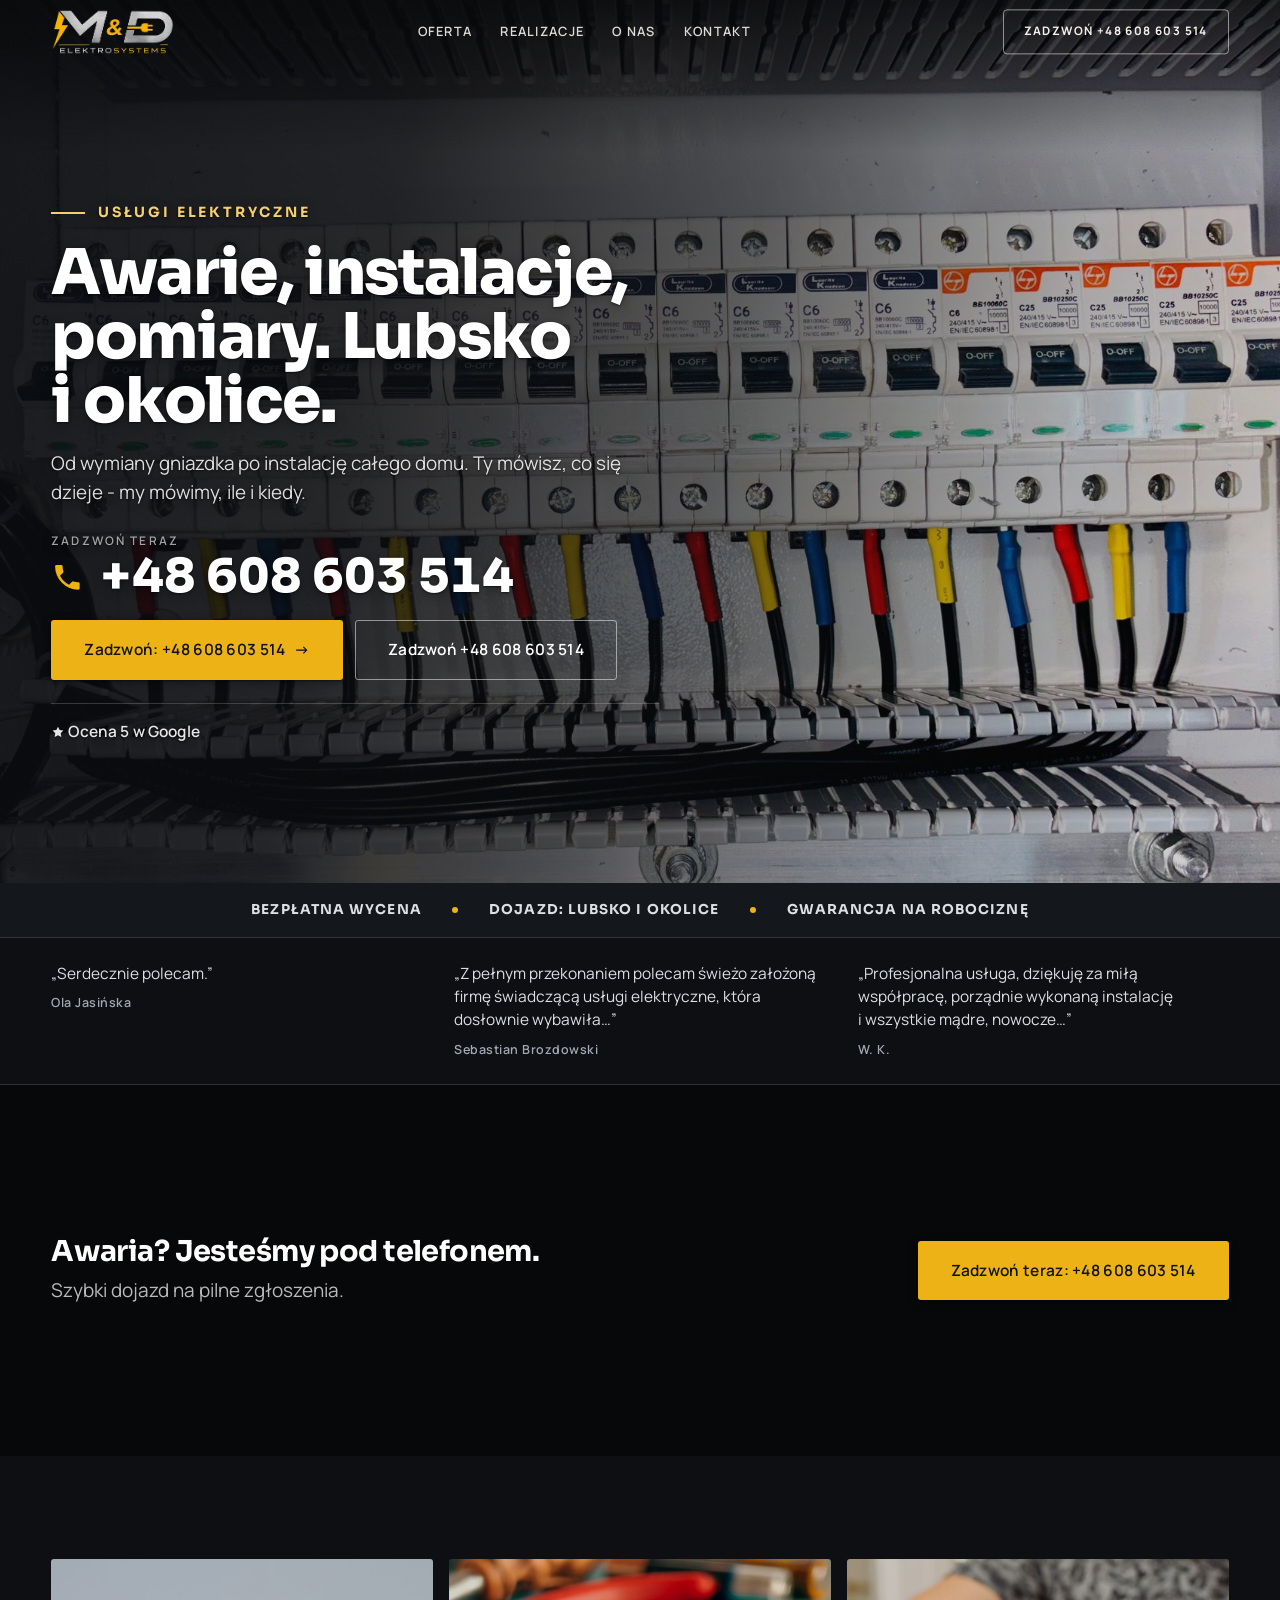
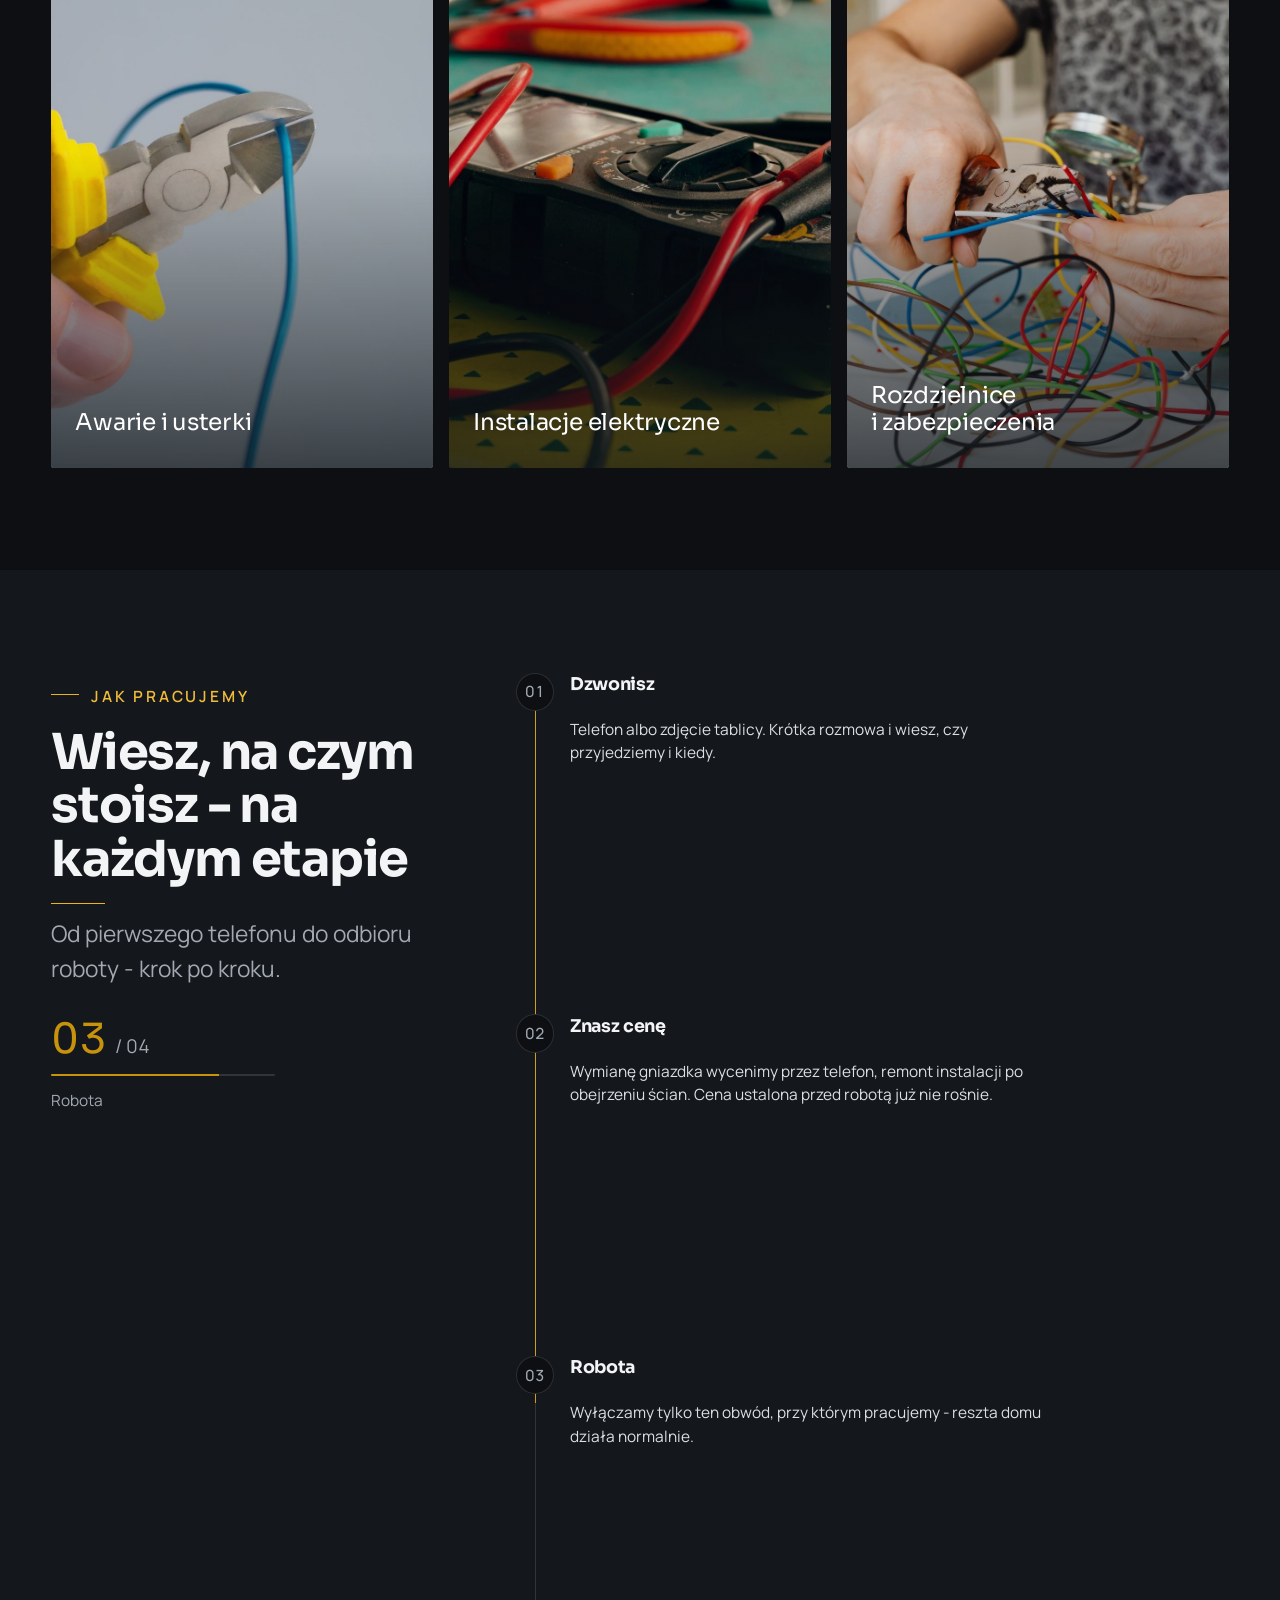
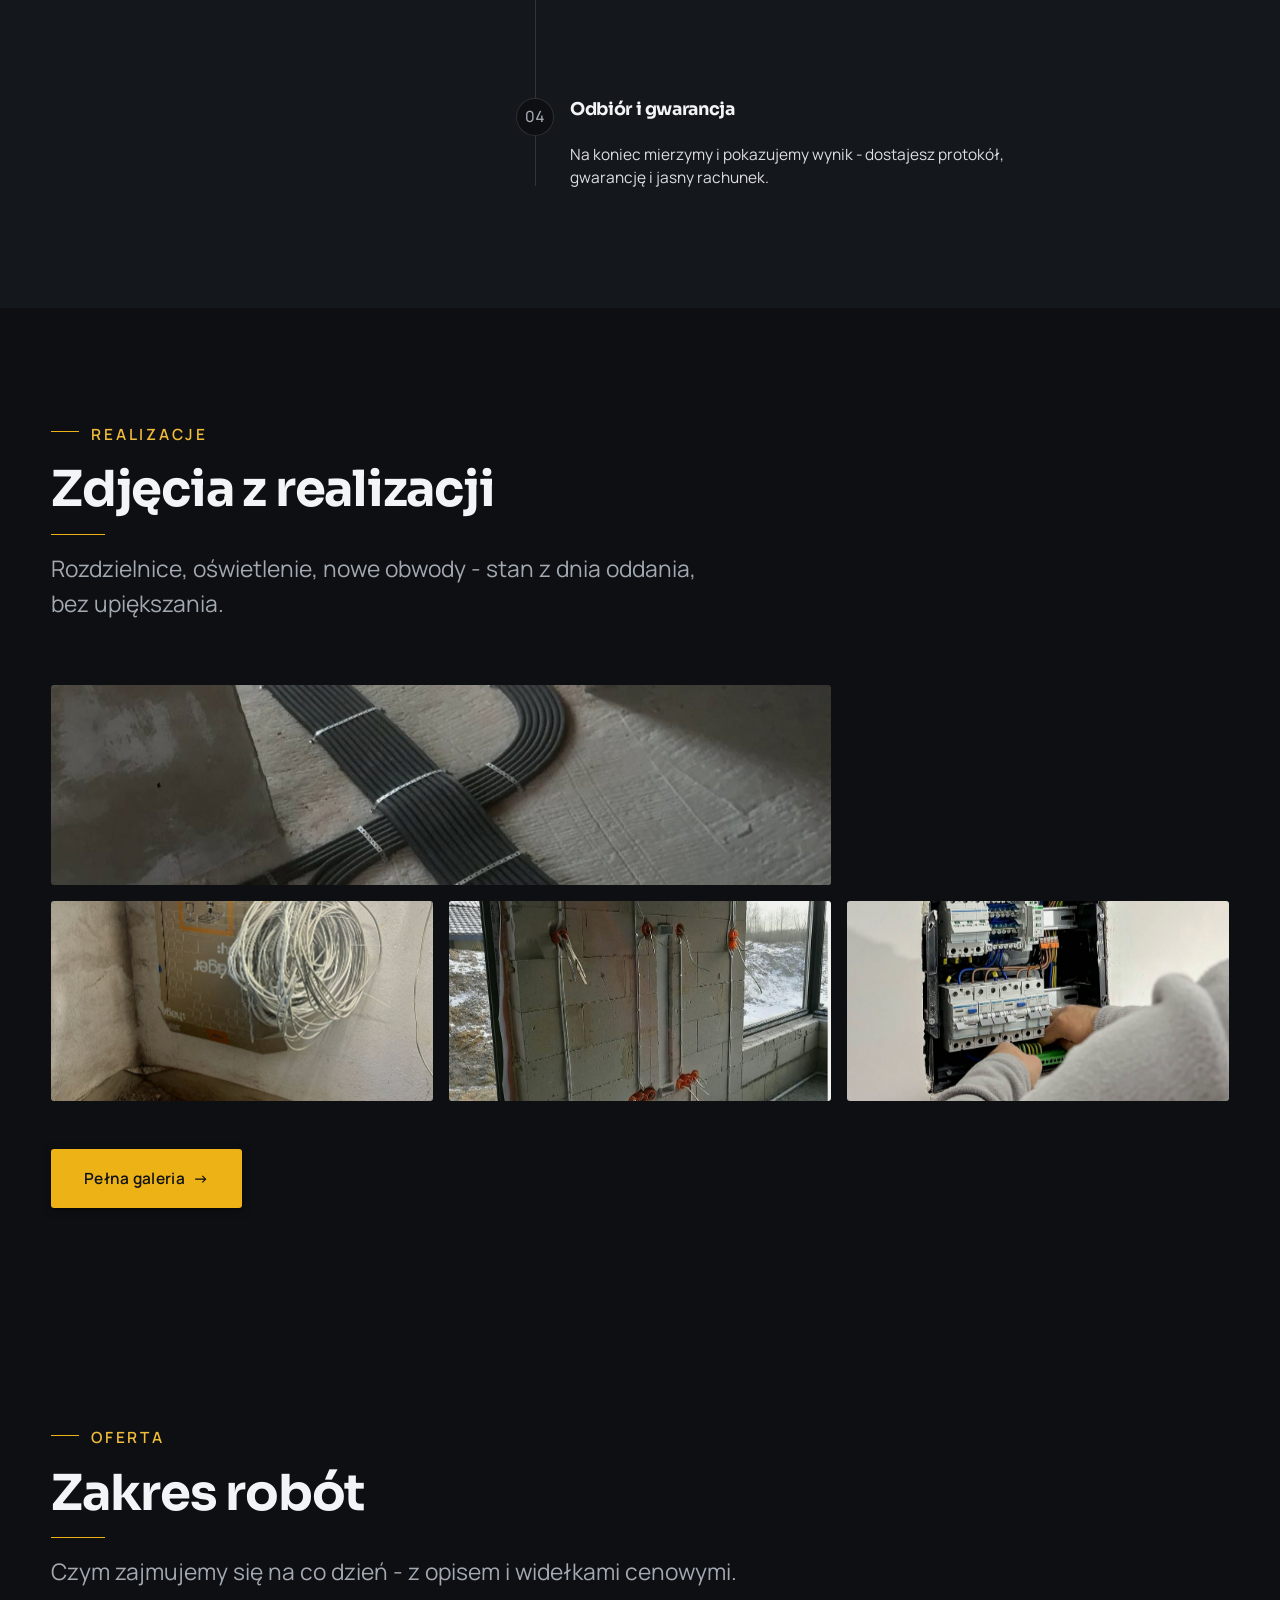
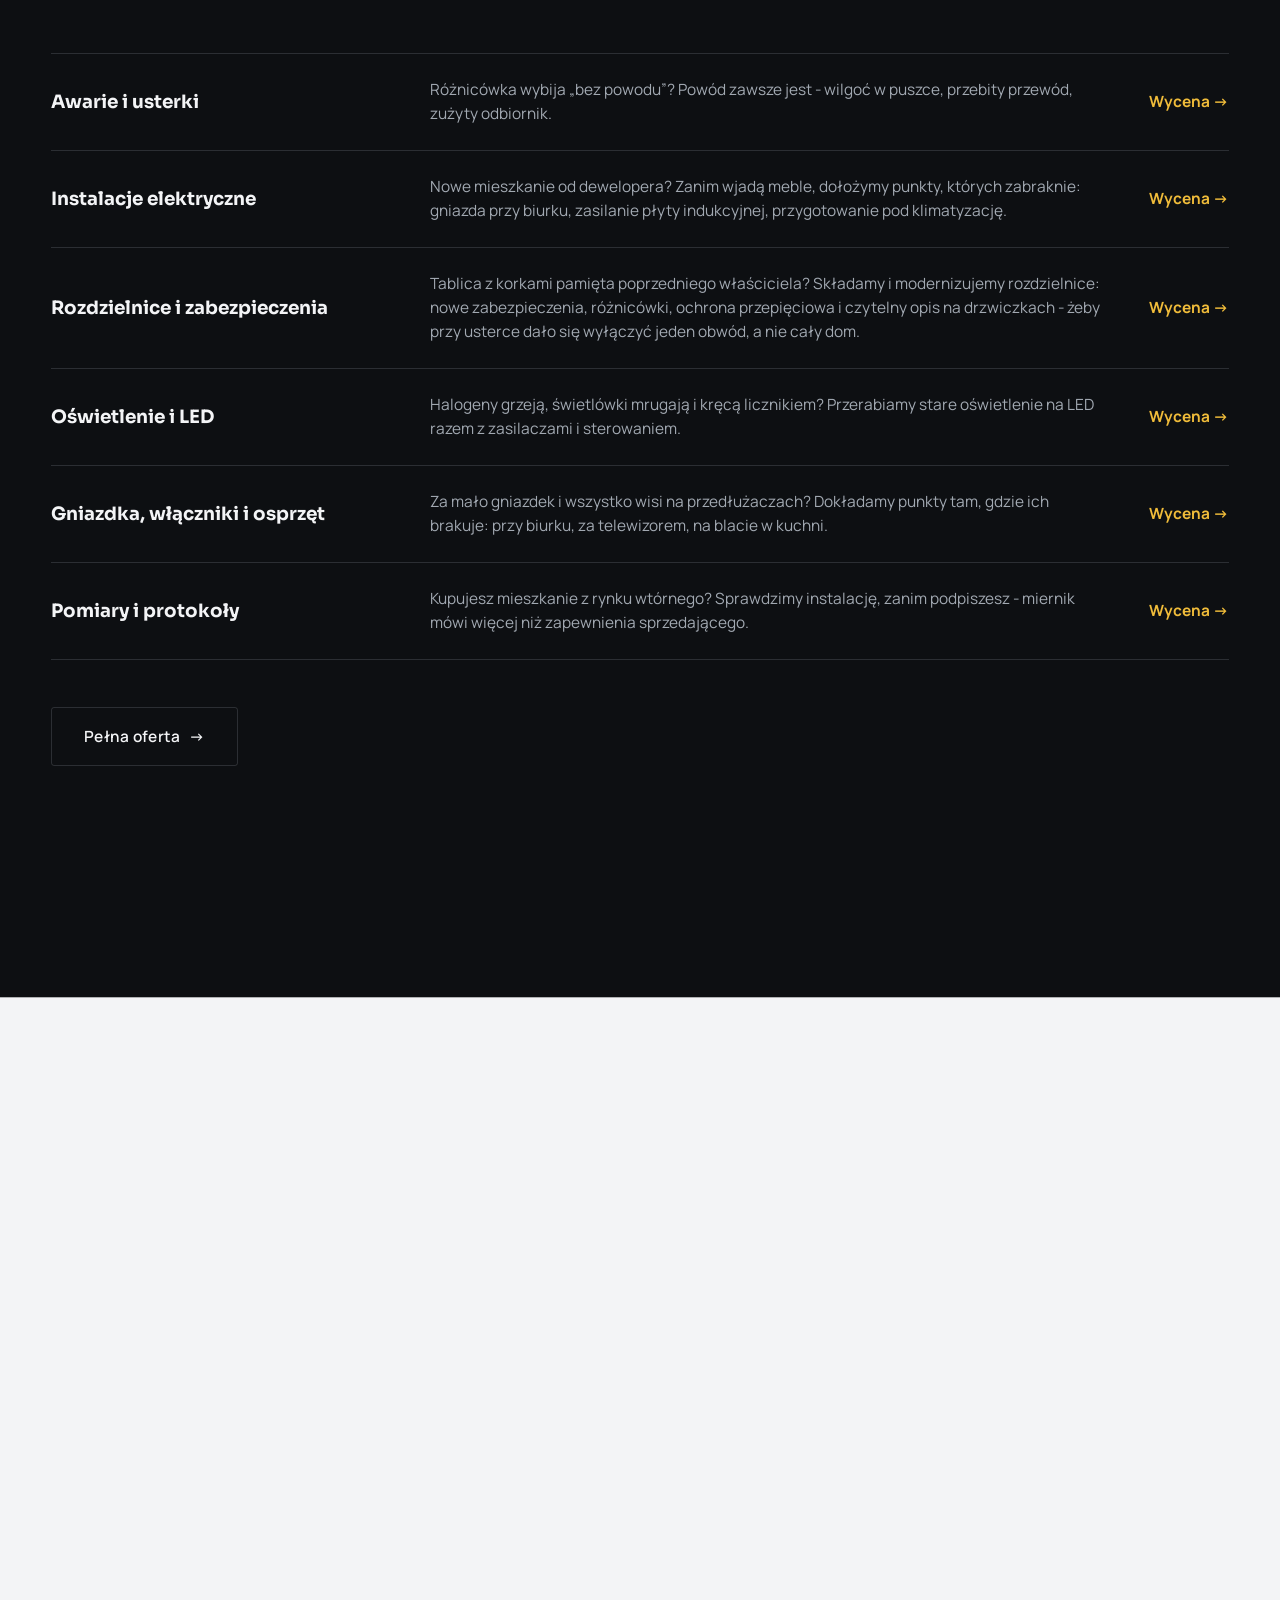
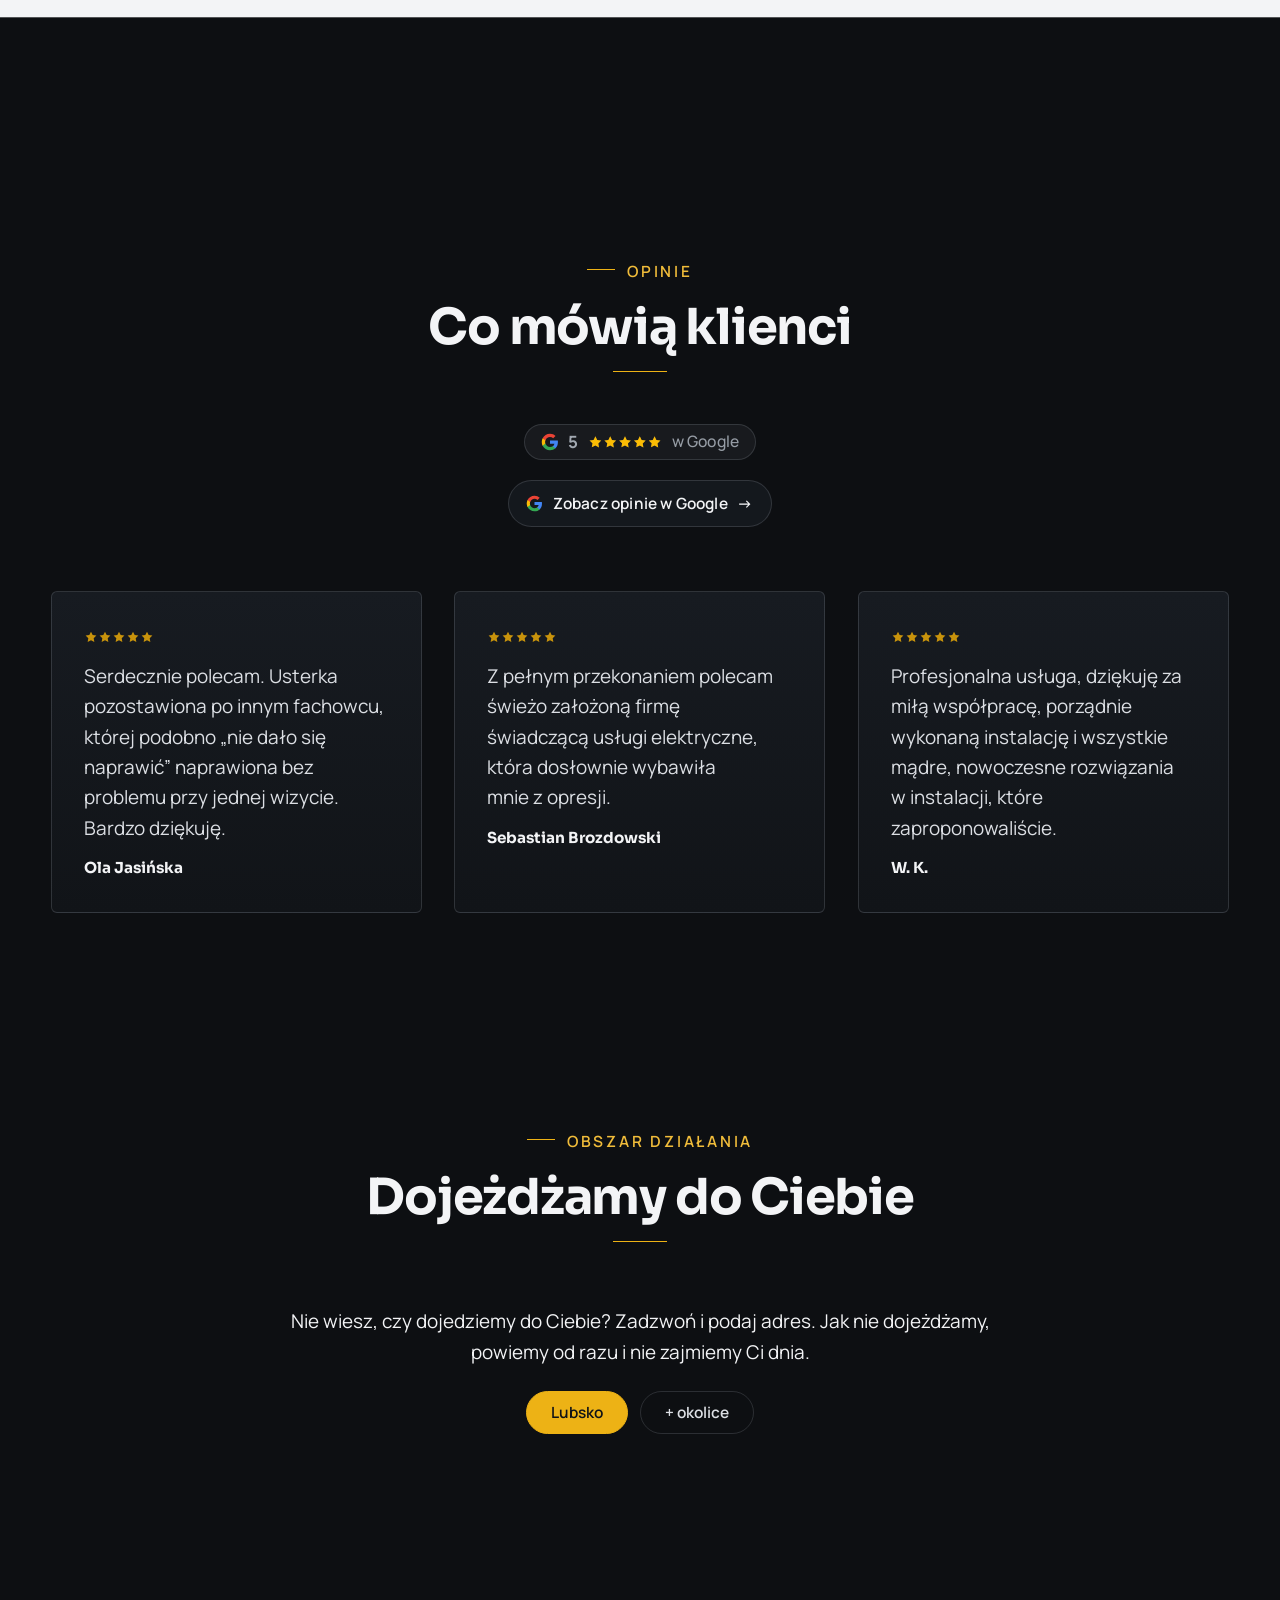
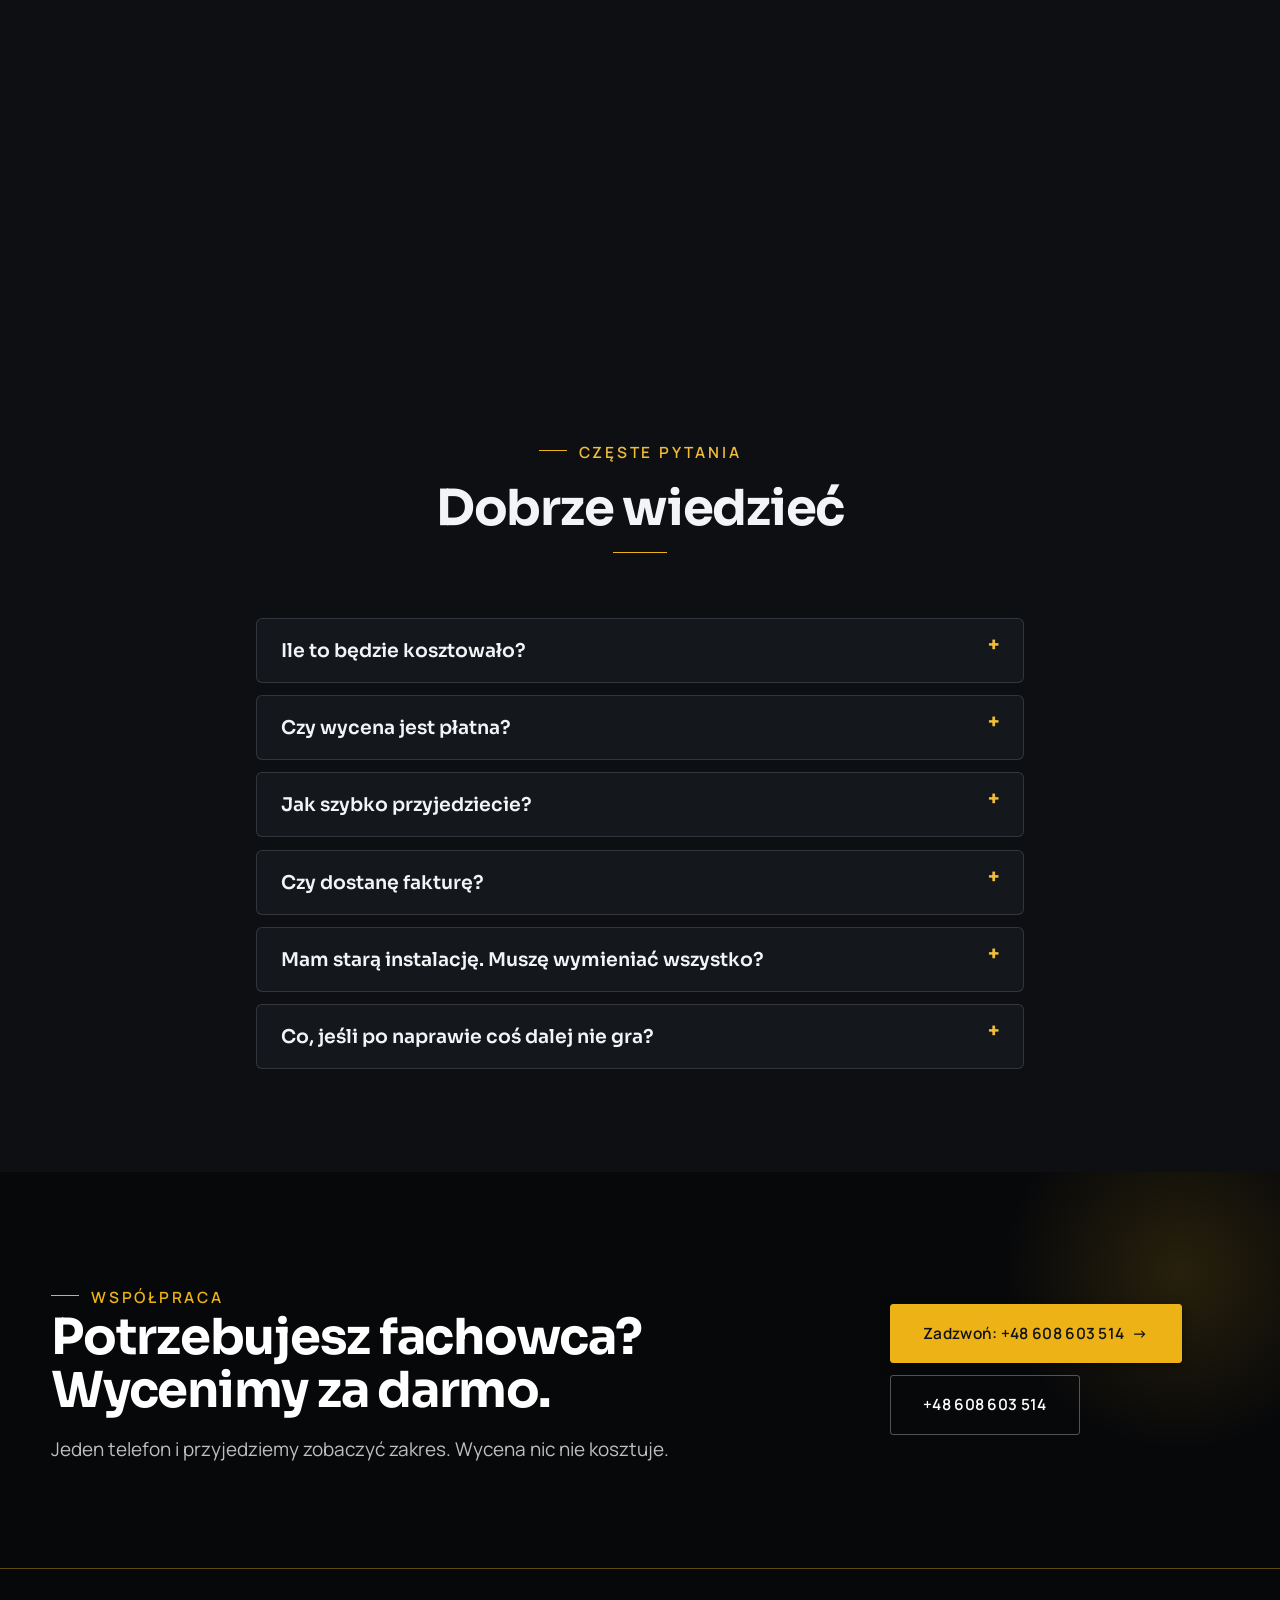
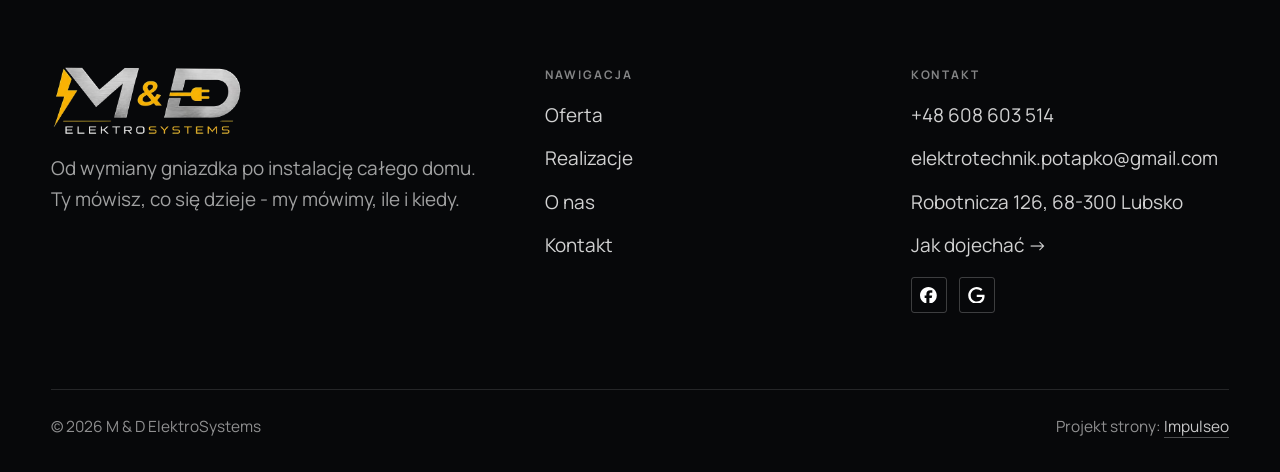
<file: index.html>
<!DOCTYPE html>
<html lang="pl">
<head>
<meta charset="UTF-8">
<meta name="viewport" content="width=device-width, initial-scale=1.0">
<meta name="theme-color" content="#0D0F12">
<title>M &amp; D ElektroSystems - elektryk z dojazdem</title>
<meta name="description" content="Elektryk w Lubsku z dojazdem. Awarie, instalacje, rozdzielnice, oświetlenie, pomiary z protokołem. Cenę znasz przed robotą. Zadzwoń: +48 608 603 514.">
<link rel="canonical" href="https://impulseo-pl.github.io/m-d-elektrosystems/">
<meta name="robots" content="noindex, nofollow">
<meta property="og:type" content="website">
<meta property="og:locale" content="pl_PL">
<meta property="og:site_name" content="M &amp; D ElektroSystems">
<meta property="og:title" content="M &amp; D ElektroSystems - elektryk z dojazdem">
<meta property="og:description" content="Elektryk w Lubsku z dojazdem. Awarie, instalacje, rozdzielnice, oświetlenie, pomiary z protokołem. Cenę znasz przed robotą. Zadzwoń: +48 608 603 514.">
<meta property="og:url" content="https://impulseo-pl.github.io/m-d-elektrosystems/">
<meta property="og:image" content="https://impulseo-pl.github.io/m-d-elektrosystems/img/og.jpg">
<meta property="og:image:width" content="1200">
<meta property="og:image:height" content="630">
<meta name="twitter:card" content="summary_large_image">
<script type="application/ld+json">{"@context": "https://schema.org", "@type": "Electrician", "name": "M & D ElektroSystems", "url": "https://impulseo-pl.github.io/m-d-elektrosystems/", "telephone": "+48608603514", "image": "https://impulseo-pl.github.io/m-d-elektrosystems/img/og.jpg", "areaServed": "Lubsko", "sameAs": ["https://maps.google.com/?cid=206182765888804896&g_mp=Cidnb29nbGUubWFwcy5wbGFjZXMudjEuUGxhY2VzLlNlYXJjaFRleHQQAhgEIAA", "https://www.facebook.com/profile.php/?id=61583656653510"]}</script>
<link rel="preconnect" href="https://fonts.googleapis.com">
<link rel="preconnect" href="https://fonts.gstatic.com" crossorigin>
<link href="https://fonts.googleapis.com/css2?family=Sora:wght@600;700;800&family=Manrope:wght@400;500;600&display=swap" rel="stylesheet">
<link rel="stylesheet" href="assets/styles.css?v=8d6e7284">
</head>
<body>

<header class="nav">
  <div class="wrap nav-inner">
    <a class="brand brand-has-logo" href="index.html"><img class="brand-logo" src="img/logo.png" alt="M &amp; D ElektroSystems" width="590" height="220" decoding="async"></a>
    <nav class="nav-links">
      <a href="oferta.html">Oferta</a>
      <a href="realizacje.html">Realizacje</a>
      <a href="o-nas.html">O nas</a>
      <a href="kontakt.html">Kontakt</a>
      <a href="tel:+48608603514" class="btn btn-accent">Zadzwoń +48 608 603 514</a>
    </nav>
    <button class="nav-toggle" aria-label="Menu"><span></span><span></span><span></span></button>
  </div>
</header>

<main>
<section class="hero-fach">
  <img class="hf-photo" src="img/hero.jpg" fetchpriority="high" data-rotate="img/g15.jpg|img/g14.jpg" alt="M &amp; D ElektroSystems" width="1880" height="1251">
  <div class="hf-panel">
    <div class="hf-inner">
      <span class="hf-kicker">Usługi elektryczne</span>
      <h1 class="hf-title">Awarie, instalacje, pomiary. Lubsko i okolice. <em></em></h1>
      <p class="hf-lead">Od wymiany gniazdka po instalację całego domu. Ty mówisz, co się dzieje - my mówimy, ile i kiedy.</p>
      <a class="hf-phone" href="tel:+48608603514"><span class="hf-phone-lab">Zadzwoń teraz</span><span class="hf-phone-num"><svg class="ico-tel" width="16" height="16" viewBox="0 0 24 24" fill="none" aria-hidden="true"><path d="M6.6 10.8a15.5 15.5 0 0 0 6.6 6.6l2.2-2.2a1 1 0 0 1 1-.24 11.4 11.4 0 0 0 3.6.58 1 1 0 0 1 1 1V20a1 1 0 0 1-1 1A17 17 0 0 1 3 4a1 1 0 0 1 1-1h3.5a1 1 0 0 1 1 1c0 1.25.2 2.46.58 3.6a1 1 0 0 1-.25 1l-2.23 2.2Z" fill="currentColor"/></svg> +48 608 603 514</span></a>
      <div class="hf-actions">
        <a href="kontakt.html" class="btn btn-accent">Zadzwoń: +48 608 603 514 <span class="arr">→</span></a>
        <a href="tel:+48608603514" class="btn btn-ghost hf-ghost">Zadzwoń +48 608 603 514</a>
      </div>
      <div class="hf-trust"><svg class="ico-star" width="14" height="14" viewBox="0 0 24 24" style="vertical-align:-2px" aria-hidden="true"><path d="M12 2.8l2.85 5.8 6.4.93-4.63 4.5 1.1 6.37L12 17.4l-5.72 3 1.1-6.37-4.63-4.5 6.4-.93L12 2.8Z" fill="currentColor"/></svg> Ocena 5 w Google</div>
    </div>
  </div>
</section>
<section class="fach-promise">
  <div class="wrap">
    <ul class="fp-row reveal"><li>Bezpłatna wycena</li><li>Dojazd: Lubsko i okolice</li><li>Gwarancja na robociznę</li></ul>
  </div>
</section>
<section class="opinie-mini" aria-label="Opinie klientów">
  <div class="wrap">
    <div class="om-row">
      <div class="om-item reveal"><blockquote>„Serdecznie polecam.”</blockquote><span class="om-autor">Ola Jasińska</span></div>
      <div class="om-item reveal"><blockquote>„Z pełnym przekonaniem polecam świeżo założoną firmę świadczącą usługi elektryczne, która dosłownie wybawiła…”</blockquote><span class="om-autor">Sebastian Brozdowski</span></div>
      <div class="om-item reveal"><blockquote>„Profesjonalna usługa, dziękuję za miłą współpracę, porządnie wykonaną instalację i wszystkie mądre, nowocze…”</blockquote><span class="om-autor">W. K.</span></div>
    </div>
  </div>
</section>
<section class="awaria">
  <div class="wrap">
      <div class="reveal">
        <h3>Awaria? Jesteśmy pod telefonem.</h3>
        <p>Szybki dojazd na pilne zgłoszenia.</p>
      </div>
      <a class="btn btn-accent" href="tel:+48608603514">Zadzwoń teraz: +48 608 603 514</a>
  </div>
</section>
<section class="gateways-band">
  <div class="wrap">
    <div class="gateways">
      <a href="oferta.html" class="gateway reveal"><img src="img/g5.jpg" alt="Awarie i usterki" loading="lazy" width="1880" height="1253" decoding="async"><span class="g-ttl">Awarie i usterki</span></a>
      <a href="oferta.html" class="gateway reveal"><img src="img/g6.jpg" alt="Instalacje elektryczne" loading="lazy" width="1731" height="1300" decoding="async"><span class="g-ttl">Instalacje elektryczne</span></a>
      <a href="oferta.html" class="gateway reveal"><img src="img/g7.jpg" alt="Rozdzielnice i zabezpieczenia" loading="lazy" width="1880" height="1253" decoding="async"><span class="g-ttl">Rozdzielnice i zabezpieczenia</span></a>
    </div>
  </div>
</section>
<section class="proces proces-os fachowcy">
  <div class="wrap proc-grid">
    <div class="proc-side">
      <div class="head reveal">
        <span class="eyebrow">Jak pracujemy</span>
        <h2>Wiesz, na czym stoisz - na każdym etapie</h2>
        <p>Od pierwszego telefonu do odbioru roboty - krok po kroku.</p>
      </div>
      <div class="proc-count" aria-hidden="true"><span class="pc-cur">01</span><span class="pc-all">/ 04</span></div>
      <div class="proc-bar" aria-hidden="true"><i></i></div>
      <p class="proc-now" aria-hidden="true">Dzwonisz</p>
    </div>
    <ol class="proces-line">
      <li class="reveal"><span class="pno">01</span><h3>Dzwonisz</h3><p>Telefon albo zdjęcie tablicy. Krótka rozmowa i wiesz, czy przyjedziemy i kiedy.</p></li>
      <li class="reveal"><span class="pno">02</span><h3>Znasz cenę</h3><p>Wymianę gniazdka wycenimy przez telefon, remont instalacji po obejrzeniu ścian. Cena ustalona przed robotą już nie rośnie.</p></li>
      <li class="reveal"><span class="pno">03</span><h3>Robota</h3><p>Wyłączamy tylko ten obwód, przy którym pracujemy - reszta domu działa normalnie.</p></li>
      <li class="reveal"><span class="pno">04</span><h3>Odbiór i gwarancja</h3><p>Na koniec mierzymy i pokazujemy wynik - dostajesz protokół, gwarancję i jasny rachunek.</p></li>
    </ol>
  </div>
</section>
<section>
  <div class="wrap">
    <div class="head reveal">
      <span class="eyebrow">Realizacje</span>
      <h2>Zdjęcia z realizacji</h2>
      <p>Rozdzielnice, oświetlenie, nowe obwody - stan z dnia oddania, bez upiększania.</p>
    </div>
    <div class="gallery">
      <div class="tile t-two3 reveal"><img src="img/g1.jpg" alt="M &amp; D ElektroSystems" loading="lazy" width="2048" height="1743" decoding="async"></div>
      <div class="tile t-third reveal"><img src="img/g2.jpg" alt="M &amp; D ElektroSystems" loading="lazy" width="1134" height="1542" decoding="async"></div>
      <div class="tile t-third reveal"><img src="img/g3.jpg" alt="M &amp; D ElektroSystems" loading="lazy" width="1530" height="2046" decoding="async"></div>
      <div class="tile t-third reveal"><img src="img/g4.jpg" alt="M &amp; D ElektroSystems" loading="lazy" width="997" height="665" decoding="async"></div>
      <div class="tile t-third reveal"><img src="img/about.jpg" alt="M &amp; D ElektroSystems" loading="lazy" width="1014" height="1088" decoding="async"></div>
    </div>
    <div style="margin-top:var(--space-7)" class="reveal"><a href="realizacje.html" class="btn btn-accent">Pełna galeria <span class="arr">→</span></a></div>
  </div>
</section>
<section class="fach-uslugi">
  <div class="wrap">
    <div class="head reveal">
      <span class="eyebrow">Oferta</span>
      <h2>Zakres robót</h2>
      <p>Czym zajmujemy się na co dzień - z opisem i widełkami cenowymi.</p>
    </div>
    <ul class="fu-list">
      <li class="fu-row reveal"><div class="fu-name">Awarie i usterki</div><div class="fu-desc">Różnicówka wybija „bez powodu”? Powód zawsze jest - wilgoć w puszce, przebity przewód, zużyty odbiornik.</div><a class="fu-cta" href="kontakt.html">Wycena <span class="arr">→</span></a></li>
      <li class="fu-row reveal"><div class="fu-name">Instalacje elektryczne</div><div class="fu-desc">Nowe mieszkanie od dewelopera? Zanim wjadą meble, dołożymy punkty, których zabraknie: gniazda przy biurku, zasilanie płyty indukcyjnej, przygotowanie pod klimatyzację.</div><a class="fu-cta" href="kontakt.html">Wycena <span class="arr">→</span></a></li>
      <li class="fu-row reveal"><div class="fu-name">Rozdzielnice i zabezpieczenia</div><div class="fu-desc">Tablica z korkami pamięta poprzedniego właściciela? Składamy i modernizujemy rozdzielnice: nowe zabezpieczenia, różnicówki, ochrona przepięciowa i czytelny opis na drzwiczkach - żeby przy usterce dało się wyłączyć jeden obwód, a nie cały dom.</div><a class="fu-cta" href="kontakt.html">Wycena <span class="arr">→</span></a></li>
      <li class="fu-row reveal"><div class="fu-name">Oświetlenie i LED</div><div class="fu-desc">Halogeny grzeją, świetlówki mrugają i kręcą licznikiem? Przerabiamy stare oświetlenie na LED razem z zasilaczami i sterowaniem.</div><a class="fu-cta" href="kontakt.html">Wycena <span class="arr">→</span></a></li>
      <li class="fu-row reveal"><div class="fu-name">Gniazdka, włączniki i osprzęt</div><div class="fu-desc">Za mało gniazdek i wszystko wisi na przedłużaczach? Dokładamy punkty tam, gdzie ich brakuje: przy biurku, za telewizorem, na blacie w kuchni.</div><a class="fu-cta" href="kontakt.html">Wycena <span class="arr">→</span></a></li>
      <li class="fu-row reveal"><div class="fu-name">Pomiary i protokoły</div><div class="fu-desc">Kupujesz mieszkanie z rynku wtórnego? Sprawdzimy instalację, zanim podpiszesz - miernik mówi więcej niż zapewnienia sprzedającego.</div><a class="fu-cta" href="kontakt.html">Wycena <span class="arr">→</span></a></li>
    </ul>
    <div style="margin-top:var(--space-7)" class="reveal"><a href="oferta.html" class="btn btn-ghost">Pełna oferta <span class="arr">→</span></a></div>
  </div>
</section>
<section class="stopklatka" aria-hidden="true">
  <div class="stk-bg" style="background-image:url(img/g8.jpg)"></div>
</section>
<section class="opinie">
  <div class="wrap">
    <div class="head center reveal">
      <span class="eyebrow">Opinie</span>
      <h2>Co mówią klienci</h2>
    </div>
    <p class="op-meta reveal"><span class="g-badge"><svg class="gb-ico" viewBox="0 0 24 24" width="18" height="18" aria-hidden="true"><path fill="#4285F4" d="M22.56 12.25c0-.78-.07-1.53-.2-2.25H12v4.26h5.92c-.26 1.37-1.04 2.53-2.21 3.31v2.77h3.57c2.08-1.92 3.28-4.74 3.28-8.09z"/><path fill="#34A853" d="M12 23c2.97 0 5.46-.98 7.28-2.66l-3.57-2.77c-.98.66-2.23 1.06-3.71 1.06-2.86 0-5.29-1.93-6.16-4.53H2.18v2.84C3.99 20.53 7.7 23 12 23z"/><path fill="#FBBC05" d="M5.84 14.09c-.22-.66-.35-1.36-.35-2.09s.13-1.43.35-2.09V7.07H2.18C1.43 8.55 1 10.22 1 12s.43 3.45 1.18 4.93l2.85-2.22.81-.62z"/><path fill="#EA4335" d="M12 5.38c1.62 0 3.06.56 4.21 1.64l3.15-3.15C17.45 2.09 14.97 1 12 1 7.7 1 3.99 3.47 2.18 7.07l3.66 2.84c.87-2.6 3.3-4.53 6.16-4.53z"/></svg><b class="gb-ocena">5</b><svg class="gb-stars" viewBox="0 0 90 18" width="74" height="14.8" aria-hidden="true"><g fill="currentColor" opacity=".26"><path transform="translate(0,0)" d="M9 1.6l2.2 4.46 4.92.72-3.56 3.47.84 4.9L9 12.74l-4.4 2.31.84-4.9L1.88 6.68l4.92-.72L9 1.6Z"/><path transform="translate(18,0)" d="M9 1.6l2.2 4.46 4.92.72-3.56 3.47.84 4.9L9 12.74l-4.4 2.31.84-4.9L1.88 6.68l4.92-.72L9 1.6Z"/><path transform="translate(36,0)" d="M9 1.6l2.2 4.46 4.92.72-3.56 3.47.84 4.9L9 12.74l-4.4 2.31.84-4.9L1.88 6.68l4.92-.72L9 1.6Z"/><path transform="translate(54,0)" d="M9 1.6l2.2 4.46 4.92.72-3.56 3.47.84 4.9L9 12.74l-4.4 2.31.84-4.9L1.88 6.68l4.92-.72L9 1.6Z"/><path transform="translate(72,0)" d="M9 1.6l2.2 4.46 4.92.72-3.56 3.47.84 4.9L9 12.74l-4.4 2.31.84-4.9L1.88 6.68l4.92-.72L9 1.6Z"/></g><clipPath id="gs1000"><rect x="0" y="0" width="90.0" height="18"/></clipPath><g fill="#FBBC04" clip-path="url(#gs1000)"><path transform="translate(0,0)" d="M9 1.6l2.2 4.46 4.92.72-3.56 3.47.84 4.9L9 12.74l-4.4 2.31.84-4.9L1.88 6.68l4.92-.72L9 1.6Z"/><path transform="translate(18,0)" d="M9 1.6l2.2 4.46 4.92.72-3.56 3.47.84 4.9L9 12.74l-4.4 2.31.84-4.9L1.88 6.68l4.92-.72L9 1.6Z"/><path transform="translate(36,0)" d="M9 1.6l2.2 4.46 4.92.72-3.56 3.47.84 4.9L9 12.74l-4.4 2.31.84-4.9L1.88 6.68l4.92-.72L9 1.6Z"/><path transform="translate(54,0)" d="M9 1.6l2.2 4.46 4.92.72-3.56 3.47.84 4.9L9 12.74l-4.4 2.31.84-4.9L1.88 6.68l4.92-.72L9 1.6Z"/><path transform="translate(72,0)" d="M9 1.6l2.2 4.46 4.92.72-3.56 3.47.84 4.9L9 12.74l-4.4 2.31.84-4.9L1.88 6.68l4.92-.72L9 1.6Z"/></g></svg><span class="gb-txt">w Google</span></span></p>
    <p class="op-meta reveal"><a class="op-google" href="https://maps.google.com/?cid=206182765888804896&amp;g_mp=Cidnb29nbGUubWFwcy5wbGFjZXMudjEuUGxhY2VzLlNlYXJjaFRleHQQAhgEIAA" target="_blank" rel="noopener"><svg class="op-g-ico" viewBox="0 0 24 24" width="17" height="17" aria-hidden="true"><path fill="#4285F4" d="M22.56 12.25c0-.78-.07-1.53-.2-2.25H12v4.26h5.92c-.26 1.37-1.04 2.53-2.21 3.31v2.77h3.57c2.08-1.92 3.28-4.74 3.28-8.09z"/><path fill="#34A853" d="M12 23c2.97 0 5.46-.98 7.28-2.66l-3.57-2.77c-.98.66-2.23 1.06-3.71 1.06-2.86 0-5.29-1.93-6.16-4.53H2.18v2.84C3.99 20.53 7.7 23 12 23z"/><path fill="#FBBC05" d="M5.84 14.09c-.22-.66-.35-1.36-.35-2.09s.13-1.43.35-2.09V7.07H2.18C1.43 8.55 1 10.22 1 12s.43 3.45 1.18 4.93l2.85-2.22.81-.62z"/><path fill="#EA4335" d="M12 5.38c1.62 0 3.06.56 4.21 1.64l3.15-3.15C17.45 2.09 14.97 1 12 1 7.7 1 3.99 3.47 2.18 7.07l3.66 2.84c.87-2.6 3.3-4.53 6.16-4.53z"/></svg><span>Zobacz opinie w Google</span><span class="arr">→</span></a></p>
    <div class="opinie-grid">
      <figure class="op-card reveal"><span class="op-star"><svg class="ico-star" width="14" height="14" viewBox="0 0 24 24" style="vertical-align:-2px" aria-hidden="true"><path d="M12 2.8l2.85 5.8 6.4.93-4.63 4.5 1.1 6.37L12 17.4l-5.72 3 1.1-6.37-4.63-4.5 6.4-.93L12 2.8Z" fill="currentColor"/></svg><svg class="ico-star" width="14" height="14" viewBox="0 0 24 24" style="vertical-align:-2px" aria-hidden="true"><path d="M12 2.8l2.85 5.8 6.4.93-4.63 4.5 1.1 6.37L12 17.4l-5.72 3 1.1-6.37-4.63-4.5 6.4-.93L12 2.8Z" fill="currentColor"/></svg><svg class="ico-star" width="14" height="14" viewBox="0 0 24 24" style="vertical-align:-2px" aria-hidden="true"><path d="M12 2.8l2.85 5.8 6.4.93-4.63 4.5 1.1 6.37L12 17.4l-5.72 3 1.1-6.37-4.63-4.5 6.4-.93L12 2.8Z" fill="currentColor"/></svg><svg class="ico-star" width="14" height="14" viewBox="0 0 24 24" style="vertical-align:-2px" aria-hidden="true"><path d="M12 2.8l2.85 5.8 6.4.93-4.63 4.5 1.1 6.37L12 17.4l-5.72 3 1.1-6.37-4.63-4.5 6.4-.93L12 2.8Z" fill="currentColor"/></svg><svg class="ico-star" width="14" height="14" viewBox="0 0 24 24" style="vertical-align:-2px" aria-hidden="true"><path d="M12 2.8l2.85 5.8 6.4.93-4.63 4.5 1.1 6.37L12 17.4l-5.72 3 1.1-6.37-4.63-4.5 6.4-.93L12 2.8Z" fill="currentColor"/></svg></span><blockquote>Serdecznie polecam. Usterka pozostawiona po innym fachowcu, której podobno „nie dało się naprawić” naprawiona bez problemu przy jednej wizycie. Bardzo dziękuję.</blockquote><span class="op-autor">Ola Jasińska</span></figure>
      <figure class="op-card reveal"><span class="op-star"><svg class="ico-star" width="14" height="14" viewBox="0 0 24 24" style="vertical-align:-2px" aria-hidden="true"><path d="M12 2.8l2.85 5.8 6.4.93-4.63 4.5 1.1 6.37L12 17.4l-5.72 3 1.1-6.37-4.63-4.5 6.4-.93L12 2.8Z" fill="currentColor"/></svg><svg class="ico-star" width="14" height="14" viewBox="0 0 24 24" style="vertical-align:-2px" aria-hidden="true"><path d="M12 2.8l2.85 5.8 6.4.93-4.63 4.5 1.1 6.37L12 17.4l-5.72 3 1.1-6.37-4.63-4.5 6.4-.93L12 2.8Z" fill="currentColor"/></svg><svg class="ico-star" width="14" height="14" viewBox="0 0 24 24" style="vertical-align:-2px" aria-hidden="true"><path d="M12 2.8l2.85 5.8 6.4.93-4.63 4.5 1.1 6.37L12 17.4l-5.72 3 1.1-6.37-4.63-4.5 6.4-.93L12 2.8Z" fill="currentColor"/></svg><svg class="ico-star" width="14" height="14" viewBox="0 0 24 24" style="vertical-align:-2px" aria-hidden="true"><path d="M12 2.8l2.85 5.8 6.4.93-4.63 4.5 1.1 6.37L12 17.4l-5.72 3 1.1-6.37-4.63-4.5 6.4-.93L12 2.8Z" fill="currentColor"/></svg><svg class="ico-star" width="14" height="14" viewBox="0 0 24 24" style="vertical-align:-2px" aria-hidden="true"><path d="M12 2.8l2.85 5.8 6.4.93-4.63 4.5 1.1 6.37L12 17.4l-5.72 3 1.1-6.37-4.63-4.5 6.4-.93L12 2.8Z" fill="currentColor"/></svg></span><blockquote>Z pełnym przekonaniem polecam świeżo założoną firmę świadczącą usługi elektryczne, która dosłownie wybawiła mnie z opresji.</blockquote><span class="op-autor">Sebastian Brozdowski</span></figure>
      <figure class="op-card reveal"><span class="op-star"><svg class="ico-star" width="14" height="14" viewBox="0 0 24 24" style="vertical-align:-2px" aria-hidden="true"><path d="M12 2.8l2.85 5.8 6.4.93-4.63 4.5 1.1 6.37L12 17.4l-5.72 3 1.1-6.37-4.63-4.5 6.4-.93L12 2.8Z" fill="currentColor"/></svg><svg class="ico-star" width="14" height="14" viewBox="0 0 24 24" style="vertical-align:-2px" aria-hidden="true"><path d="M12 2.8l2.85 5.8 6.4.93-4.63 4.5 1.1 6.37L12 17.4l-5.72 3 1.1-6.37-4.63-4.5 6.4-.93L12 2.8Z" fill="currentColor"/></svg><svg class="ico-star" width="14" height="14" viewBox="0 0 24 24" style="vertical-align:-2px" aria-hidden="true"><path d="M12 2.8l2.85 5.8 6.4.93-4.63 4.5 1.1 6.37L12 17.4l-5.72 3 1.1-6.37-4.63-4.5 6.4-.93L12 2.8Z" fill="currentColor"/></svg><svg class="ico-star" width="14" height="14" viewBox="0 0 24 24" style="vertical-align:-2px" aria-hidden="true"><path d="M12 2.8l2.85 5.8 6.4.93-4.63 4.5 1.1 6.37L12 17.4l-5.72 3 1.1-6.37-4.63-4.5 6.4-.93L12 2.8Z" fill="currentColor"/></svg><svg class="ico-star" width="14" height="14" viewBox="0 0 24 24" style="vertical-align:-2px" aria-hidden="true"><path d="M12 2.8l2.85 5.8 6.4.93-4.63 4.5 1.1 6.37L12 17.4l-5.72 3 1.1-6.37-4.63-4.5 6.4-.93L12 2.8Z" fill="currentColor"/></svg></span><blockquote>Profesjonalna usługa, dziękuję za miłą współpracę, porządnie wykonaną instalację i wszystkie mądre, nowoczesne rozwiązania w instalacji, które zaproponowaliście.</blockquote><span class="op-autor">W. K.</span></figure>
    </div>
  </div>
</section>
<section class="obszar">
  <div class="wrap">
    <div class="head center reveal">
      <span class="eyebrow">Obszar działania</span>
      <h2>Dojeżdżamy do Ciebie</h2>
    </div>
    <p class="obszar-txt reveal" style="text-align:center;max-width:60ch;margin:0 auto 1.4rem">Nie wiesz, czy dojedziemy do Ciebie? Zadzwoń i podaj adres. Jak nie dojeżdżamy, powiemy od razu i nie zajmiemy Ci dnia.</p>
    <ul class="obszar-list reveal"><li class="is-home">Lubsko</li><li>+ okolice</li></ul>
    <div class="obszar-mapa reveal" style="margin-top:var(--space-7)">
      <iframe title="Obszar działania - Lubsko i okolice" src="https://maps.google.com/maps?q=M%20%26%20D%20ElektroSystems%20Lubsko&amp;z=11&amp;output=embed" loading="lazy" referrerpolicy="no-referrer-when-downgrade" style="width:100%;height:clamp(280px,38vh,420px);border:0;display:block;border-radius:var(--r-md)"></iframe>
    </div>
  </div>
</section>
<section class="faq-klinika">
  <div class="wrap">
    <div class="head center reveal">
      <span class="eyebrow">Częste pytania</span>
      <h2>Dobrze wiedzieć</h2>
    </div>
    <div class="faq-list">
      <details class="faq-item reveal"><summary>Ile to będzie kosztowało?</summary><p>Zależy, co się dzieje - dlatego wypytujemy przez telefon i od razu podajemy widełki. Ostateczną cenę ustalamy przy oględzinach, zanim zaczniemy.</p></details>
      <details class="faq-item reveal"><summary>Czy wycena jest płatna?</summary><p>Nie. Przyjazd i wycena w Lubsku i najbliższej okolicy są bezpłatne - płacisz dopiero za umówioną robotę.</p></details>
      <details class="faq-item reveal"><summary>Jak szybko przyjedziecie?</summary><p>Brak prądu w całym domu to pilny wyjazd - przestawiamy grafik. Dołożenie gniazdka spokojnie poczeka na umówiony termin.</p></details>
      <details class="faq-item reveal"><summary>Czy dostanę fakturę?</summary><p>Tak - VAT albo paragon, jak wolisz. Z firmami i wspólnotami rozliczamy się przelewem.</p></details>
      <details class="faq-item reveal"><summary>Mam starą instalację. Muszę wymieniać wszystko?</summary><p>Aluminium w ścianach to jeszcze nie wyrok, ale ma swoje lata i lubi luzujące się zaciski. Mówimy wprost, co wymienić od razu, a co można zaplanować - z cenami, żebyś mógł rozłożyć to w czasie.</p></details>
      <details class="faq-item reveal"><summary>Co, jeśli po naprawie coś dalej nie gra?</summary><p>Wracamy i mierzymy jeszcze raz. Nasza wina - poprawiamy za darmo; wyszło coś nowego - mówimy wprost, co i za ile.</p></details>
    </div>
  </div>
</section>
<section class="cta">
  <div class="wrap">
    <div class="reveal">
      <span class="eyebrow">Współpraca</span>
      <h2>Potrzebujesz fachowca? Wycenimy za darmo.</h2>
      <p>Jeden telefon i przyjedziemy zobaczyć zakres. Wycena nic nie kosztuje.</p>
    </div>
    <div class="cta-actions reveal">
      <a href="kontakt.html" class="btn btn-light">Zadzwoń: +48 608 603 514 <span class="arr">→</span></a>
      <a href="tel:+48608603514" class="btn btn-ghost btn-ghost-cta">+48 608 603 514</a>
    </div>
  </div>
</section>
</main>

<footer>
  <div class="wrap">
    <div class="foot-grid">
      <div class="foot-brand">
        <img class="foot-logo" src="img/logo.png" alt="M &amp; D ElektroSystems" width="590" height="220" loading="lazy" decoding="async">
        <p>Od wymiany gniazdka po instalację całego domu. Ty mówisz, co się dzieje - my mówimy, ile i kiedy.</p>
      </div>
      <div class="foot-col">
        <h4>Nawigacja</h4>
        <a href="oferta.html">Oferta</a>
        <a href="realizacje.html">Realizacje</a>
        <a href="o-nas.html">O nas</a>
        <a href="kontakt.html">Kontakt</a>
      </div>
      <div class="foot-col">
        <h4>Kontakt</h4>
        <a href="tel:+48608603514">+48 608 603 514</a>
        <a href="mailto:elektrotechnik.potapko@gmail.com">elektrotechnik.potapko@gmail.com</a>
        <p>Robotnicza 126, 68-300 Lubsko</p>
        <a href="https://maps.google.com/?cid=206182765888804896&g_mp=Cidnb29nbGUubWFwcy5wbGFjZXMudjEuUGxhY2VzLlNlYXJjaFRleHQQAhgEIAA" target="_blank" rel="noopener">Jak dojechać →</a>
      <div class="foot-soc">
        <a class="soc" href="https://www.facebook.com/profile.php/?id=61583656653510" target="_blank" rel="noopener" aria-label="Facebook - M &amp; D ElektroSystems"><svg viewBox="0 0 24 24" aria-hidden="true" focusable="false"><path d="M9.101 23.691v-7.98H6.627v-3.667h2.474v-1.58c0-4.085 1.848-5.978 5.858-5.978.401 0 .955.042 1.468.103a8.68 8.68 0 0 1 1.141.195v3.325a8.623 8.623 0 0 0-.653-.036 26.805 26.805 0 0 0-.733-.009c-.707 0-1.259.096-1.675.309a1.686 1.686 0 0 0-.679.622c-.258.42-.374.995-.374 1.752v1.297h3.919l-.386 2.103-.287 1.564h-3.246v8.245C19.396 23.238 24 18.179 24 12.044c0-6.627-5.373-12-12-12s-12 5.373-12 12c0 5.628 3.874 10.35 9.101 11.647Z" fill="currentColor"/></svg></a>
        <a class="soc" href="https://maps.google.com/?cid=206182765888804896&g_mp=Cidnb29nbGUubWFwcy5wbGFjZXMudjEuUGxhY2VzLlNlYXJjaFRleHQQAhgEIAA" target="_blank" rel="noopener" aria-label="Google - M &amp; D ElektroSystems"><svg viewBox="0 0 24 24" aria-hidden="true" focusable="false"><path d="M12.48 10.92v3.28h7.84c-.24 1.84-.853 3.187-1.787 4.133-1.147 1.147-2.933 2.4-6.053 2.4-4.827 0-8.6-3.893-8.6-8.72s3.773-8.72 8.6-8.72c2.6 0 4.507 1.027 5.907 2.347l2.307-2.307C18.747 1.44 16.133 0 12.48 0 5.867 0 .307 5.387.307 12s5.56 12 12.173 12c3.573 0 6.267-1.173 8.373-3.36 2.16-2.16 2.84-5.213 2.84-7.667 0-.76-.053-1.467-.173-2.053H12.48z" fill="currentColor"/></svg></a>
      </div>
      </div>
    </div>
    <div class="foot-bot">
      <span>© 2026 M & D ElektroSystems</span>
      <span>Projekt strony: <a class="foot-credit" href="https://impulseo.pl" target="_blank" rel="noopener">Impulseo</a></span>
    </div>
  </div>
</footer>
<div class="sticky-call"><a class="sc-call" href="tel:+48608603514"><svg class="ico-tel" width="16" height="16" viewBox="0 0 24 24" fill="none" aria-hidden="true"><path d="M6.6 10.8a15.5 15.5 0 0 0 6.6 6.6l2.2-2.2a1 1 0 0 1 1-.24 11.4 11.4 0 0 0 3.6.58 1 1 0 0 1 1 1V20a1 1 0 0 1-1 1A17 17 0 0 1 3 4a1 1 0 0 1 1-1h3.5a1 1 0 0 1 1 1c0 1.25.2 2.46.58 3.6a1 1 0 0 1-.25 1l-2.23 2.2Z" fill="currentColor"/></svg> Zadzwoń</a><a class="sc-quote" href="kontakt.html">Zadzwoń: +48 608 603 514</a></div>
<div class="demo-wazne" data-do="2026-09-21" data-cykl="3" hidden><svg class="dw-ico" width="13" height="13" viewBox="0 0 24 24" fill="none" aria-hidden="true"><circle cx="12" cy="12" r="8.6" stroke="currentColor" stroke-width="1.8"/><path d="M12 7.2V12l3.3 2" stroke="currentColor" stroke-width="1.8" stroke-linecap="round"/></svg><span class="dw-txt"></span></div>

<script src="assets/main.js"></script>
</body>
</html>
</file>
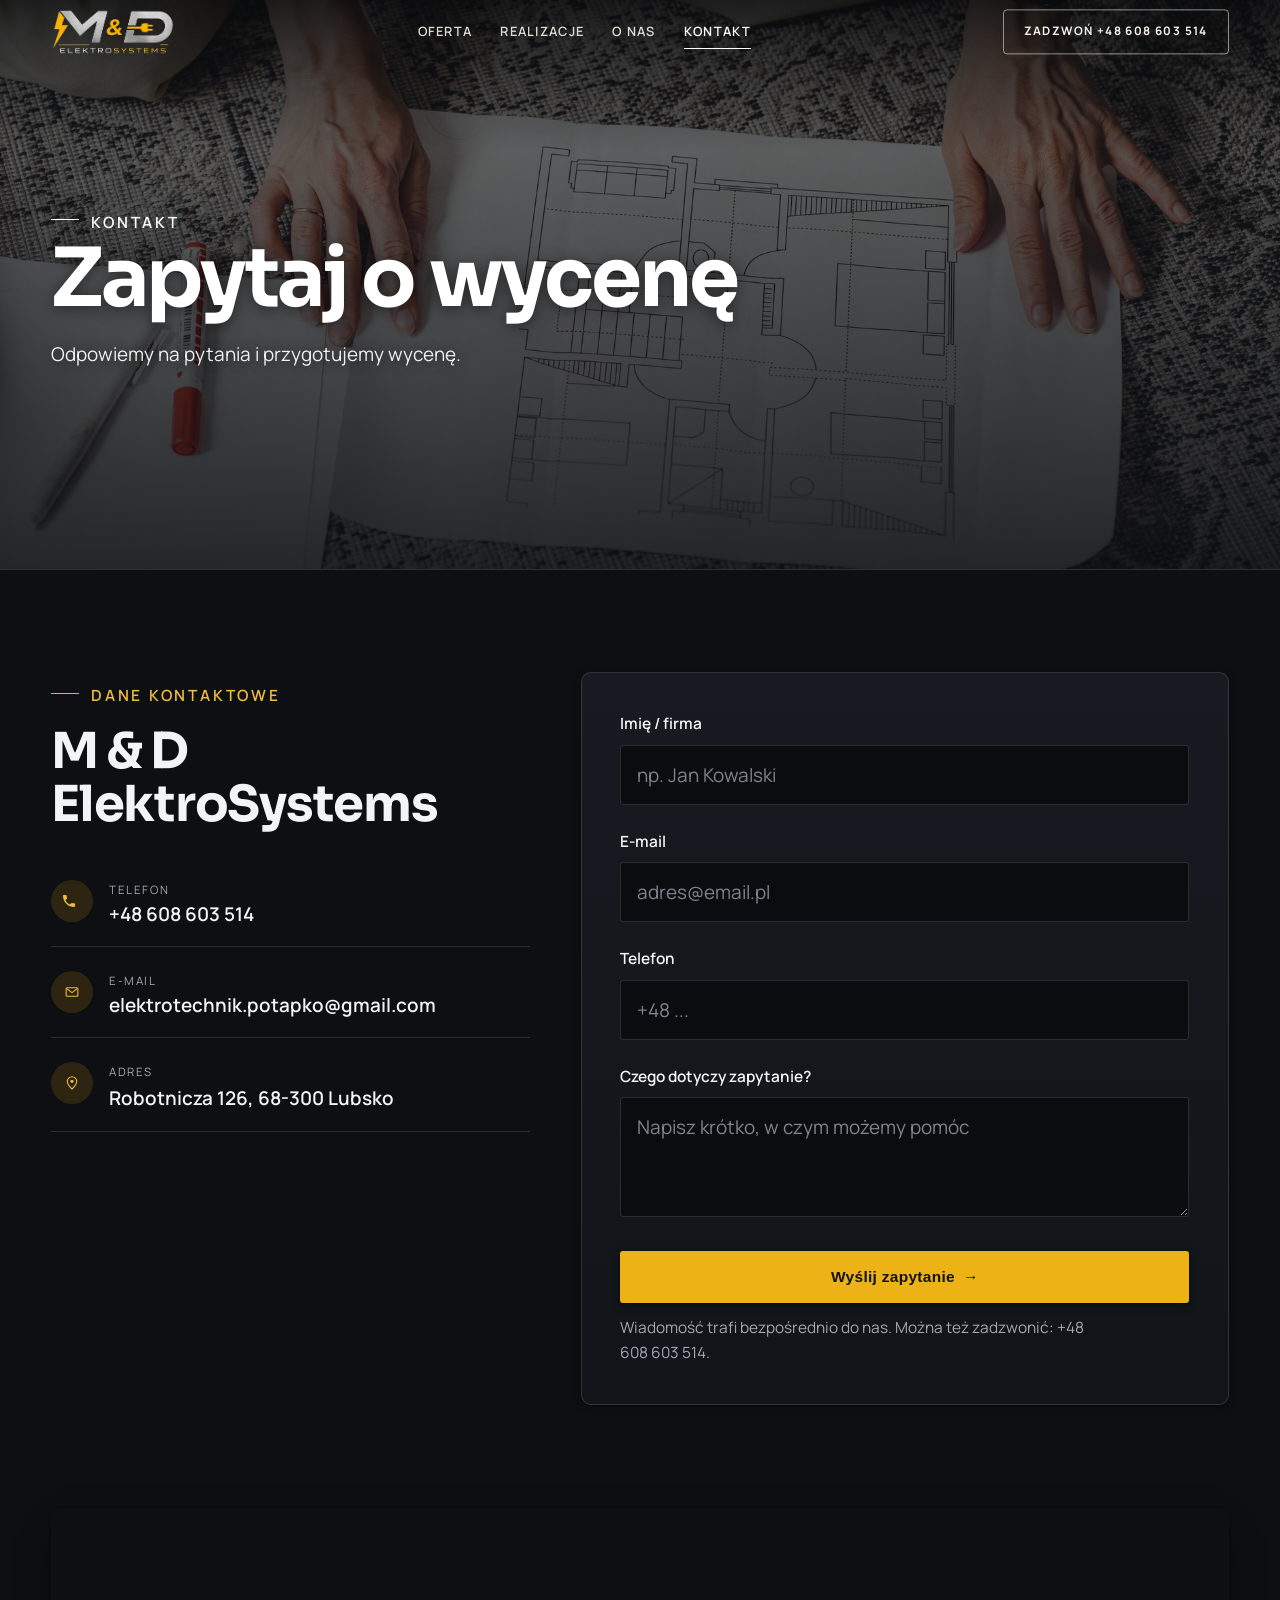
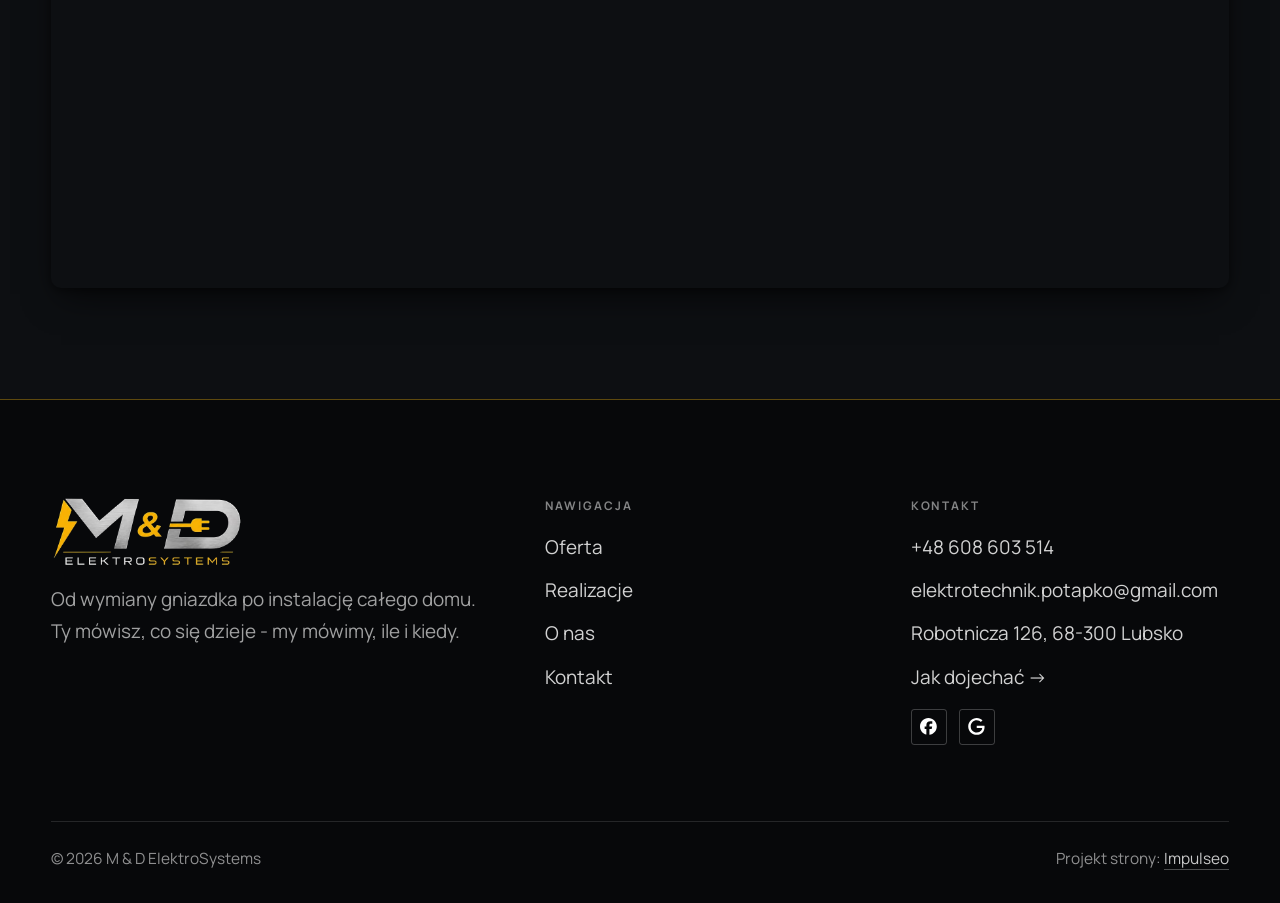
<file: kontakt.html>
<!DOCTYPE html>
<html lang="pl">
<head>
<meta charset="UTF-8">
<meta name="viewport" content="width=device-width, initial-scale=1.0">
<meta name="theme-color" content="#0D0F12">
<title>Kontakt - M &amp; D ElektroSystems</title>
<meta name="description" content="Kontakt M &amp; D ElektroSystems - Robotnicza 126, 68-300 Lubsko">
<link rel="canonical" href="https://impulseo-pl.github.io/m-d-elektrosystems/kontakt.html">
<meta name="robots" content="noindex, nofollow">
<meta property="og:type" content="website">
<meta property="og:locale" content="pl_PL">
<meta property="og:site_name" content="M &amp; D ElektroSystems">
<meta property="og:title" content="Kontakt - M &amp; D ElektroSystems">
<meta property="og:description" content="Kontakt M &amp; D ElektroSystems - Robotnicza 126, 68-300 Lubsko">
<meta property="og:url" content="https://impulseo-pl.github.io/m-d-elektrosystems/kontakt.html">
<meta property="og:image" content="https://impulseo-pl.github.io/m-d-elektrosystems/img/og.jpg">
<meta property="og:image:width" content="1200">
<meta property="og:image:height" content="630">
<meta name="twitter:card" content="summary_large_image">
<link rel="preconnect" href="https://fonts.googleapis.com">
<link rel="preconnect" href="https://fonts.gstatic.com" crossorigin>
<link href="https://fonts.googleapis.com/css2?family=Sora:wght@600;700;800&family=Manrope:wght@400;500;600&display=swap" rel="stylesheet">
<link rel="stylesheet" href="assets/styles.css?v=8d6e7284">
</head>
<body>

<header class="nav">
  <div class="wrap nav-inner">
    <a class="brand brand-has-logo" href="index.html"><img class="brand-logo" src="img/logo.png" alt="M &amp; D ElektroSystems" width="590" height="220" decoding="async"></a>
    <nav class="nav-links">
      <a href="oferta.html">Oferta</a>
      <a href="realizacje.html">Realizacje</a>
      <a href="o-nas.html">O nas</a>
      <a href="kontakt.html" class="active" aria-current="page">Kontakt</a>
      <a href="tel:+48608603514" class="btn btn-accent">Zadzwoń +48 608 603 514</a>
    </nav>
    <button class="nav-toggle" aria-label="Menu"><span></span><span></span><span></span></button>
  </div>
</header>

<main>
<section class="pagehead">
  <img src="img/g10.jpg" alt="M &amp; D ElektroSystems - Zapytaj o wycenę" width="1880" height="1253" decoding="async">
  <div class="wrap">
    <span class="eyebrow">Kontakt</span>
    <h1>Zapytaj o wycenę</h1>
    <p>Odpowiemy na pytania i przygotujemy wycenę.</p>
  </div>
</section>
<section>
  <div class="wrap contact-grid">
    <div class="reveal">
      <span class="eyebrow">Dane kontaktowe</span>
      <h2 style="margin:var(--space-4) 0 var(--space-6)">M & D ElektroSystems</h2>
      <div class="info-list">
        <div class="info-row"><div class="ic"><svg class="ico-tel" width="16" height="16" viewBox="0 0 24 24" fill="none" aria-hidden="true"><path d="M6.6 10.8a15.5 15.5 0 0 0 6.6 6.6l2.2-2.2a1 1 0 0 1 1-.24 11.4 11.4 0 0 0 3.6.58 1 1 0 0 1 1 1V20a1 1 0 0 1-1 1A17 17 0 0 1 3 4a1 1 0 0 1 1-1h3.5a1 1 0 0 1 1 1c0 1.25.2 2.46.58 3.6a1 1 0 0 1-.25 1l-2.23 2.2Z" fill="currentColor"/></svg></div><div><div class="lbl">Telefon</div><a class="val" href="tel:+48608603514">+48 608 603 514</a></div></div>
        <div class="info-row"><div class="ic"><svg class="ico-mail" width="16" height="16" viewBox="0 0 24 24" fill="none" aria-hidden="true"><rect x="3.2" y="5.5" width="17.6" height="13" rx="1.6" stroke="currentColor" stroke-width="1.6"/><path d="M4 7l8 6 8-6" stroke="currentColor" stroke-width="1.6" stroke-linecap="round" stroke-linejoin="round"/></svg></div><div><div class="lbl">E-mail</div><a class="val" href="mailto:elektrotechnik.potapko@gmail.com">elektrotechnik.potapko@gmail.com</a></div></div>
        <div class="info-row"><div class="ic"><svg class="ico-pin" width="16" height="16" viewBox="0 0 24 24" fill="none" aria-hidden="true"><path d="M12 21s7-6.1 7-11.5A7 7 0 0 0 5 9.5C5 14.9 12 21 12 21Z" stroke="currentColor" stroke-width="1.6" fill="none"/><circle cx="12" cy="9.5" r="2.4" fill="currentColor"/></svg></div><div><div class="lbl">Adres</div><div class="val">Robotnicza 126, 68-300 Lubsko</div></div></div>
      </div>
    </div>
    <div class="reveal">
      <form class="form" action="https://formsubmit.co/elektrotechnik.potapko@gmail.com" method="POST">
        <input type="hidden" name="_subject" value="Zapytanie ze strony M & D ElektroSystems">
        <input type="hidden" name="_captcha" value="false">
        <input type="hidden" name="_template" value="table">
        <div class="fld"><label for="name">Imię / firma</label><input id="name" name="name" type="text" placeholder="np. Jan Kowalski" required></div>
        <div class="fld"><label for="email">E-mail</label><input id="email" name="email" type="email" placeholder="adres@email.pl" required></div>
        <div class="fld"><label for="phone">Telefon</label><input id="phone" name="phone" type="tel" placeholder="+48 ..."></div>
        <div class="fld"><label for="msg">Czego dotyczy zapytanie?</label><textarea id="msg" name="message" placeholder="Napisz krótko, w czym możemy pomóc" required></textarea></div>
        <button type="submit" class="btn btn-accent" style="width:100%;justify-content:center">Wyślij zapytanie <span class="arr">→</span></button>
        <p class="note">Wiadomość trafi bezpośrednio do nas. Można też zadzwonić: +48 608 603 514.</p>
      </form>
    </div>
  </div>
</section>
<section style="padding-top:0">
  <div class="wrap reveal">
    <iframe class="map" title="M &amp; D ElektroSystems - Lubsko" src="https://maps.google.com/maps?q=M%20%26%20D%20ElektroSystems%20Lubsko&z=15&output=embed" loading="lazy" referrerpolicy="no-referrer-when-downgrade"></iframe>
  </div>
</section>
</main>

<footer>
  <div class="wrap">
    <div class="foot-grid">
      <div class="foot-brand">
        <img class="foot-logo" src="img/logo.png" alt="M &amp; D ElektroSystems" width="590" height="220" loading="lazy" decoding="async">
        <p>Od wymiany gniazdka po instalację całego domu. Ty mówisz, co się dzieje - my mówimy, ile i kiedy.</p>
      </div>
      <div class="foot-col">
        <h4>Nawigacja</h4>
        <a href="oferta.html">Oferta</a>
        <a href="realizacje.html">Realizacje</a>
        <a href="o-nas.html">O nas</a>
        <a href="kontakt.html">Kontakt</a>
      </div>
      <div class="foot-col">
        <h4>Kontakt</h4>
        <a href="tel:+48608603514">+48 608 603 514</a>
        <a href="mailto:elektrotechnik.potapko@gmail.com">elektrotechnik.potapko@gmail.com</a>
        <p>Robotnicza 126, 68-300 Lubsko</p>
        <a href="https://maps.google.com/?cid=206182765888804896&g_mp=Cidnb29nbGUubWFwcy5wbGFjZXMudjEuUGxhY2VzLlNlYXJjaFRleHQQAhgEIAA" target="_blank" rel="noopener">Jak dojechać →</a>
      <div class="foot-soc">
        <a class="soc" href="https://www.facebook.com/profile.php/?id=61583656653510" target="_blank" rel="noopener" aria-label="Facebook - M &amp; D ElektroSystems"><svg viewBox="0 0 24 24" aria-hidden="true" focusable="false"><path d="M9.101 23.691v-7.98H6.627v-3.667h2.474v-1.58c0-4.085 1.848-5.978 5.858-5.978.401 0 .955.042 1.468.103a8.68 8.68 0 0 1 1.141.195v3.325a8.623 8.623 0 0 0-.653-.036 26.805 26.805 0 0 0-.733-.009c-.707 0-1.259.096-1.675.309a1.686 1.686 0 0 0-.679.622c-.258.42-.374.995-.374 1.752v1.297h3.919l-.386 2.103-.287 1.564h-3.246v8.245C19.396 23.238 24 18.179 24 12.044c0-6.627-5.373-12-12-12s-12 5.373-12 12c0 5.628 3.874 10.35 9.101 11.647Z" fill="currentColor"/></svg></a>
        <a class="soc" href="https://maps.google.com/?cid=206182765888804896&g_mp=Cidnb29nbGUubWFwcy5wbGFjZXMudjEuUGxhY2VzLlNlYXJjaFRleHQQAhgEIAA" target="_blank" rel="noopener" aria-label="Google - M &amp; D ElektroSystems"><svg viewBox="0 0 24 24" aria-hidden="true" focusable="false"><path d="M12.48 10.92v3.28h7.84c-.24 1.84-.853 3.187-1.787 4.133-1.147 1.147-2.933 2.4-6.053 2.4-4.827 0-8.6-3.893-8.6-8.72s3.773-8.72 8.6-8.72c2.6 0 4.507 1.027 5.907 2.347l2.307-2.307C18.747 1.44 16.133 0 12.48 0 5.867 0 .307 5.387.307 12s5.56 12 12.173 12c3.573 0 6.267-1.173 8.373-3.36 2.16-2.16 2.84-5.213 2.84-7.667 0-.76-.053-1.467-.173-2.053H12.48z" fill="currentColor"/></svg></a>
      </div>
      </div>
    </div>
    <div class="foot-bot">
      <span>© 2026 M & D ElektroSystems</span>
      <span>Projekt strony: <a class="foot-credit" href="https://impulseo.pl" target="_blank" rel="noopener">Impulseo</a></span>
    </div>
  </div>
</footer>
<div class="sticky-call"><a class="sc-call" href="tel:+48608603514"><svg class="ico-tel" width="16" height="16" viewBox="0 0 24 24" fill="none" aria-hidden="true"><path d="M6.6 10.8a15.5 15.5 0 0 0 6.6 6.6l2.2-2.2a1 1 0 0 1 1-.24 11.4 11.4 0 0 0 3.6.58 1 1 0 0 1 1 1V20a1 1 0 0 1-1 1A17 17 0 0 1 3 4a1 1 0 0 1 1-1h3.5a1 1 0 0 1 1 1c0 1.25.2 2.46.58 3.6a1 1 0 0 1-.25 1l-2.23 2.2Z" fill="currentColor"/></svg> Zadzwoń</a><a class="sc-quote" href="kontakt.html">Zadzwoń: +48 608 603 514</a></div>
<div class="demo-wazne" data-do="2026-09-21" data-cykl="3" hidden><svg class="dw-ico" width="13" height="13" viewBox="0 0 24 24" fill="none" aria-hidden="true"><circle cx="12" cy="12" r="8.6" stroke="currentColor" stroke-width="1.8"/><path d="M12 7.2V12l3.3 2" stroke="currentColor" stroke-width="1.8" stroke-linecap="round"/></svg><span class="dw-txt"></span></div>

<script src="assets/main.js"></script>
</body>
</html>
</file>
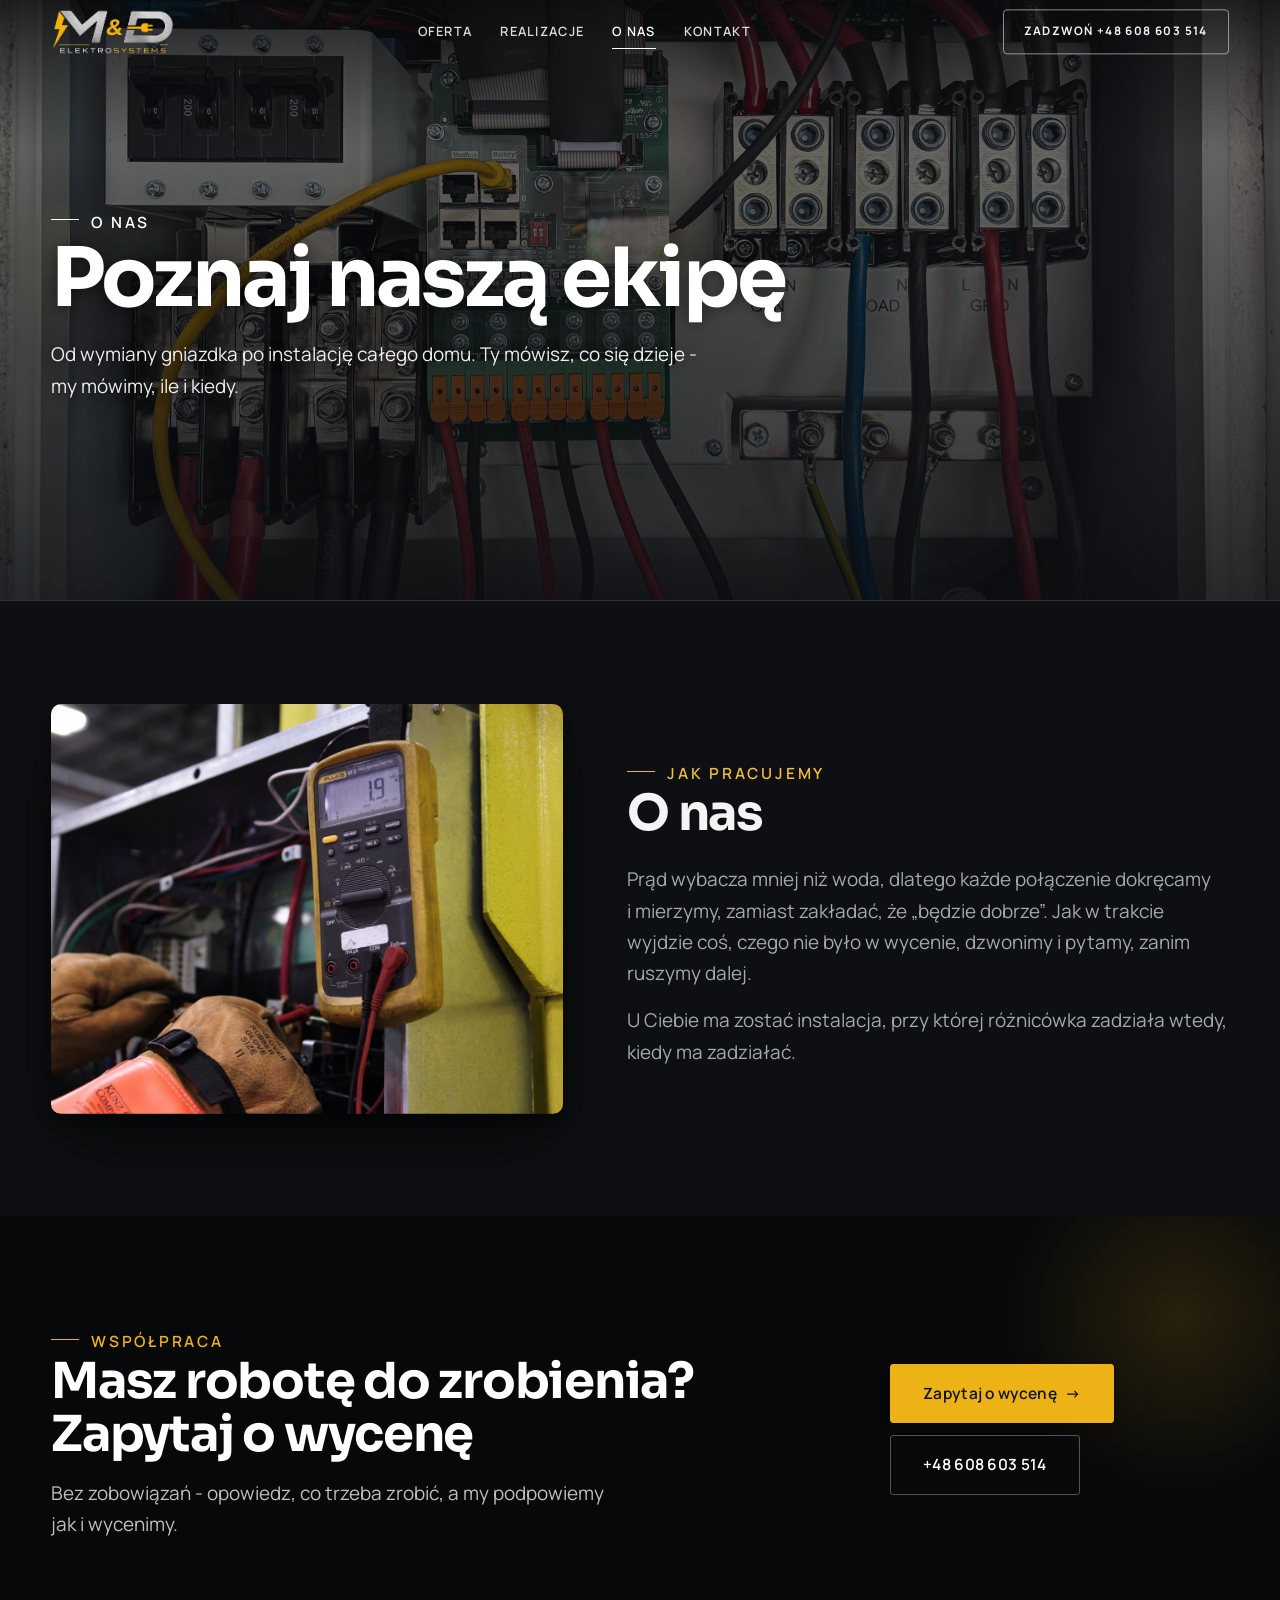
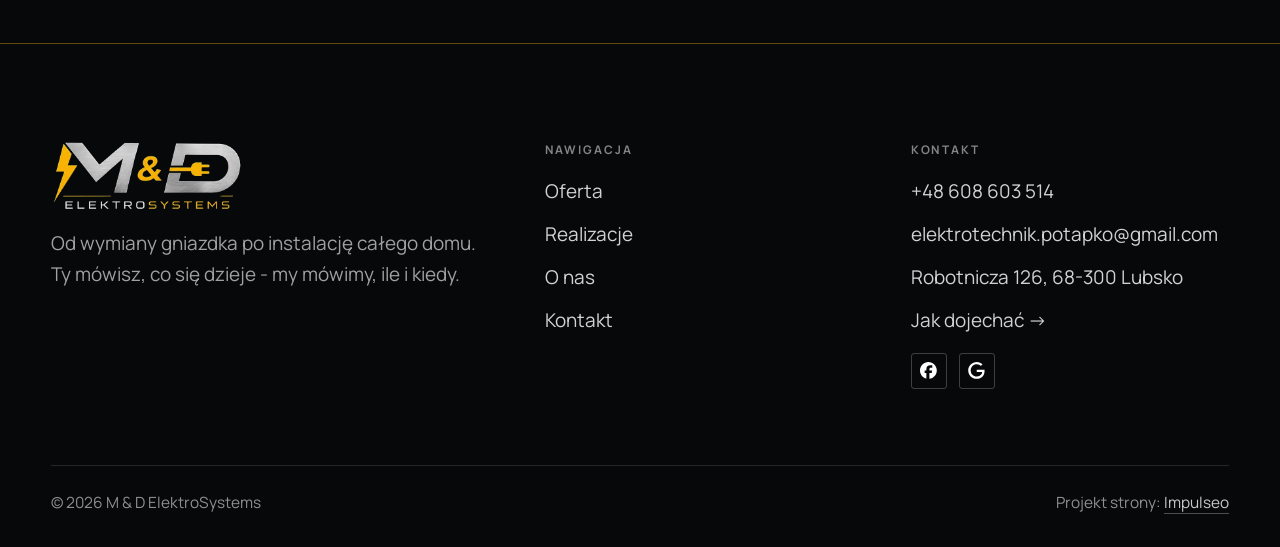
<file: o-nas.html>
<!DOCTYPE html>
<html lang="pl">
<head>
<meta charset="UTF-8">
<meta name="viewport" content="width=device-width, initial-scale=1.0">
<meta name="theme-color" content="#0D0F12">
<title>O nas - M &amp; D ElektroSystems</title>
<meta name="description" content="Elektryk w Lubsku z dojazdem. Awarie, instalacje, rozdzielnice, oświetlenie, pomiary z protokołem. Cenę znasz przed robotą. Zadzwoń: +48 608 603 514.">
<link rel="canonical" href="https://impulseo-pl.github.io/m-d-elektrosystems/o-nas.html">
<meta name="robots" content="noindex, nofollow">
<meta property="og:type" content="website">
<meta property="og:locale" content="pl_PL">
<meta property="og:site_name" content="M &amp; D ElektroSystems">
<meta property="og:title" content="O nas - M &amp; D ElektroSystems">
<meta property="og:description" content="Elektryk w Lubsku z dojazdem. Awarie, instalacje, rozdzielnice, oświetlenie, pomiary z protokołem. Cenę znasz przed robotą. Zadzwoń: +48 608 603 514.">
<meta property="og:url" content="https://impulseo-pl.github.io/m-d-elektrosystems/o-nas.html">
<meta property="og:image" content="https://impulseo-pl.github.io/m-d-elektrosystems/img/og.jpg">
<meta property="og:image:width" content="1200">
<meta property="og:image:height" content="630">
<meta name="twitter:card" content="summary_large_image">
<link rel="preconnect" href="https://fonts.googleapis.com">
<link rel="preconnect" href="https://fonts.gstatic.com" crossorigin>
<link href="https://fonts.googleapis.com/css2?family=Sora:wght@600;700;800&family=Manrope:wght@400;500;600&display=swap" rel="stylesheet">
<link rel="stylesheet" href="assets/styles.css?v=8d6e7284">
</head>
<body>

<header class="nav">
  <div class="wrap nav-inner">
    <a class="brand brand-has-logo" href="index.html"><img class="brand-logo" src="img/logo.png" alt="M &amp; D ElektroSystems" width="590" height="220" decoding="async"></a>
    <nav class="nav-links">
      <a href="oferta.html">Oferta</a>
      <a href="realizacje.html">Realizacje</a>
      <a href="o-nas.html" class="active" aria-current="page">O nas</a>
      <a href="kontakt.html">Kontakt</a>
      <a href="tel:+48608603514" class="btn btn-accent">Zadzwoń +48 608 603 514</a>
    </nav>
    <button class="nav-toggle" aria-label="Menu"><span></span><span></span><span></span></button>
  </div>
</header>

<main>
<section class="pagehead">
  <img src="img/g8.jpg" alt="M &amp; D ElektroSystems - Poznaj naszą ekipę" width="1880" height="1357" decoding="async">
  <div class="wrap">
    <span class="eyebrow">O nas</span>
    <h1>Poznaj naszą ekipę</h1>
    <p>Od wymiany gniazdka po instalację całego domu. Ty mówisz, co się dzieje - my mówimy, ile i kiedy.</p>
  </div>
</section>
<section>
  <div class="wrap split">
    <div class="split-art reveal"><img src="img/g9.jpg" alt="M &amp; D ElektroSystems" loading="lazy" width="1880" height="992" decoding="async"></div>
    <div class="split-copy reveal">
      <span class="eyebrow">Jak pracujemy</span>
      <h2>O nas</h2>
      <p class="muted">Prąd wybacza mniej niż woda, dlatego każde połączenie dokręcamy i mierzymy, zamiast zakładać, że „będzie dobrze”. Jak w trakcie wyjdzie coś, czego nie było w wycenie, dzwonimy i pytamy, zanim ruszymy dalej.</p>
      <p class="muted">U Ciebie ma zostać instalacja, przy której różnicówka zadziała wtedy, kiedy ma zadziałać.</p>
    </div>
  </div>
</section>


<section class="cta">
  <div class="wrap">
    <div class="reveal">
      <span class="eyebrow">Współpraca</span>
      <h2>Masz robotę do zrobienia? Zapytaj o wycenę</h2>
      <p>Bez zobowiązań - opowiedz, co trzeba zrobić, a my podpowiemy jak i wycenimy.</p>
    </div>
    <div class="cta-actions reveal">
      <a href="kontakt.html" class="btn btn-light">Zapytaj o wycenę <span class="arr">→</span></a>
      <a href="tel:+48608603514" class="btn btn-ghost btn-ghost-cta">+48 608 603 514</a>
    </div>
  </div>
</section>
</main>

<footer>
  <div class="wrap">
    <div class="foot-grid">
      <div class="foot-brand">
        <img class="foot-logo" src="img/logo.png" alt="M &amp; D ElektroSystems" width="590" height="220" loading="lazy" decoding="async">
        <p>Od wymiany gniazdka po instalację całego domu. Ty mówisz, co się dzieje - my mówimy, ile i kiedy.</p>
      </div>
      <div class="foot-col">
        <h4>Nawigacja</h4>
        <a href="oferta.html">Oferta</a>
        <a href="realizacje.html">Realizacje</a>
        <a href="o-nas.html">O nas</a>
        <a href="kontakt.html">Kontakt</a>
      </div>
      <div class="foot-col">
        <h4>Kontakt</h4>
        <a href="tel:+48608603514">+48 608 603 514</a>
        <a href="mailto:elektrotechnik.potapko@gmail.com">elektrotechnik.potapko@gmail.com</a>
        <p>Robotnicza 126, 68-300 Lubsko</p>
        <a href="https://maps.google.com/?cid=206182765888804896&g_mp=Cidnb29nbGUubWFwcy5wbGFjZXMudjEuUGxhY2VzLlNlYXJjaFRleHQQAhgEIAA" target="_blank" rel="noopener">Jak dojechać →</a>
      <div class="foot-soc">
        <a class="soc" href="https://www.facebook.com/profile.php/?id=61583656653510" target="_blank" rel="noopener" aria-label="Facebook - M &amp; D ElektroSystems"><svg viewBox="0 0 24 24" aria-hidden="true" focusable="false"><path d="M9.101 23.691v-7.98H6.627v-3.667h2.474v-1.58c0-4.085 1.848-5.978 5.858-5.978.401 0 .955.042 1.468.103a8.68 8.68 0 0 1 1.141.195v3.325a8.623 8.623 0 0 0-.653-.036 26.805 26.805 0 0 0-.733-.009c-.707 0-1.259.096-1.675.309a1.686 1.686 0 0 0-.679.622c-.258.42-.374.995-.374 1.752v1.297h3.919l-.386 2.103-.287 1.564h-3.246v8.245C19.396 23.238 24 18.179 24 12.044c0-6.627-5.373-12-12-12s-12 5.373-12 12c0 5.628 3.874 10.35 9.101 11.647Z" fill="currentColor"/></svg></a>
        <a class="soc" href="https://maps.google.com/?cid=206182765888804896&g_mp=Cidnb29nbGUubWFwcy5wbGFjZXMudjEuUGxhY2VzLlNlYXJjaFRleHQQAhgEIAA" target="_blank" rel="noopener" aria-label="Google - M &amp; D ElektroSystems"><svg viewBox="0 0 24 24" aria-hidden="true" focusable="false"><path d="M12.48 10.92v3.28h7.84c-.24 1.84-.853 3.187-1.787 4.133-1.147 1.147-2.933 2.4-6.053 2.4-4.827 0-8.6-3.893-8.6-8.72s3.773-8.72 8.6-8.72c2.6 0 4.507 1.027 5.907 2.347l2.307-2.307C18.747 1.44 16.133 0 12.48 0 5.867 0 .307 5.387.307 12s5.56 12 12.173 12c3.573 0 6.267-1.173 8.373-3.36 2.16-2.16 2.84-5.213 2.84-7.667 0-.76-.053-1.467-.173-2.053H12.48z" fill="currentColor"/></svg></a>
      </div>
      </div>
    </div>
    <div class="foot-bot">
      <span>© 2026 M & D ElektroSystems</span>
      <span>Projekt strony: <a class="foot-credit" href="https://impulseo.pl" target="_blank" rel="noopener">Impulseo</a></span>
    </div>
  </div>
</footer>
<div class="sticky-call"><a class="sc-call" href="tel:+48608603514"><svg class="ico-tel" width="16" height="16" viewBox="0 0 24 24" fill="none" aria-hidden="true"><path d="M6.6 10.8a15.5 15.5 0 0 0 6.6 6.6l2.2-2.2a1 1 0 0 1 1-.24 11.4 11.4 0 0 0 3.6.58 1 1 0 0 1 1 1V20a1 1 0 0 1-1 1A17 17 0 0 1 3 4a1 1 0 0 1 1-1h3.5a1 1 0 0 1 1 1c0 1.25.2 2.46.58 3.6a1 1 0 0 1-.25 1l-2.23 2.2Z" fill="currentColor"/></svg> Zadzwoń</a><a class="sc-quote" href="kontakt.html">Zadzwoń: +48 608 603 514</a></div>
<div class="demo-wazne" data-do="2026-09-21" data-cykl="3" hidden><svg class="dw-ico" width="13" height="13" viewBox="0 0 24 24" fill="none" aria-hidden="true"><circle cx="12" cy="12" r="8.6" stroke="currentColor" stroke-width="1.8"/><path d="M12 7.2V12l3.3 2" stroke="currentColor" stroke-width="1.8" stroke-linecap="round"/></svg><span class="dw-txt"></span></div>

<script src="assets/main.js"></script>
</body>
</html>
</file>
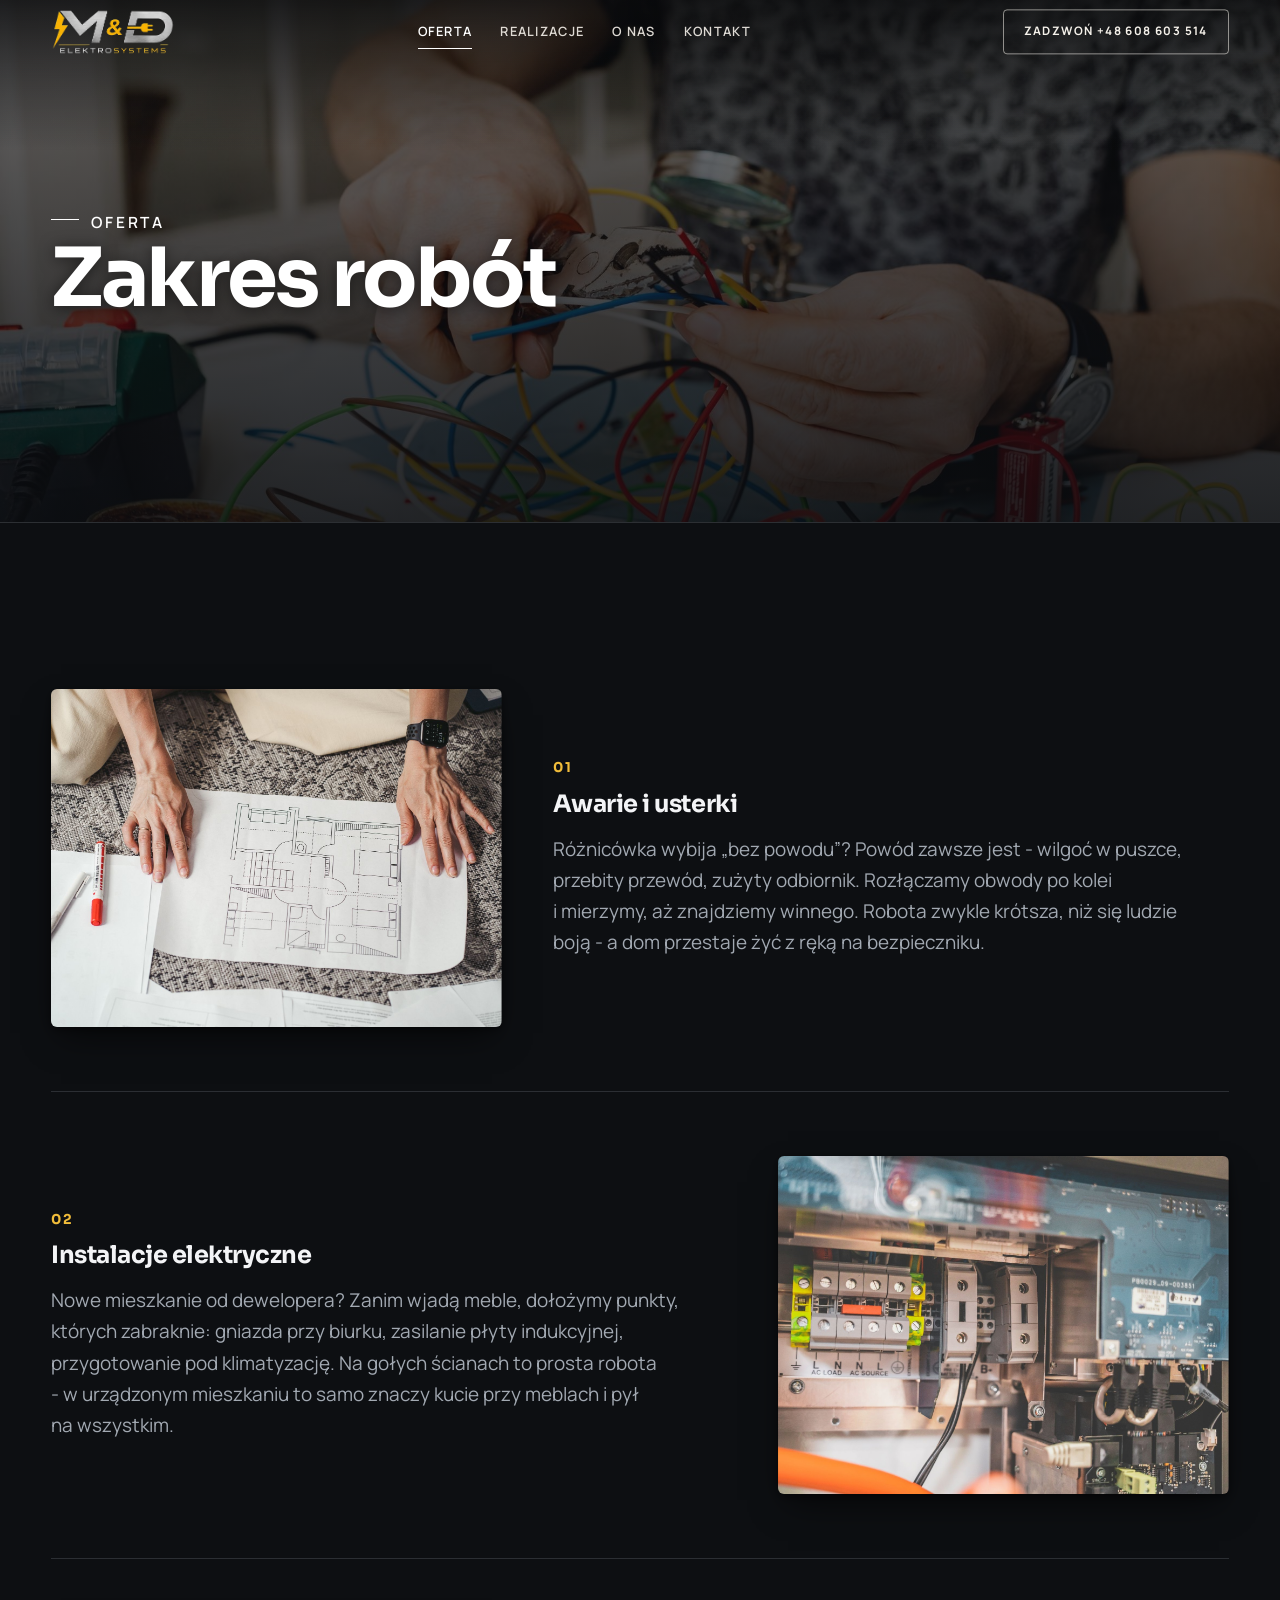
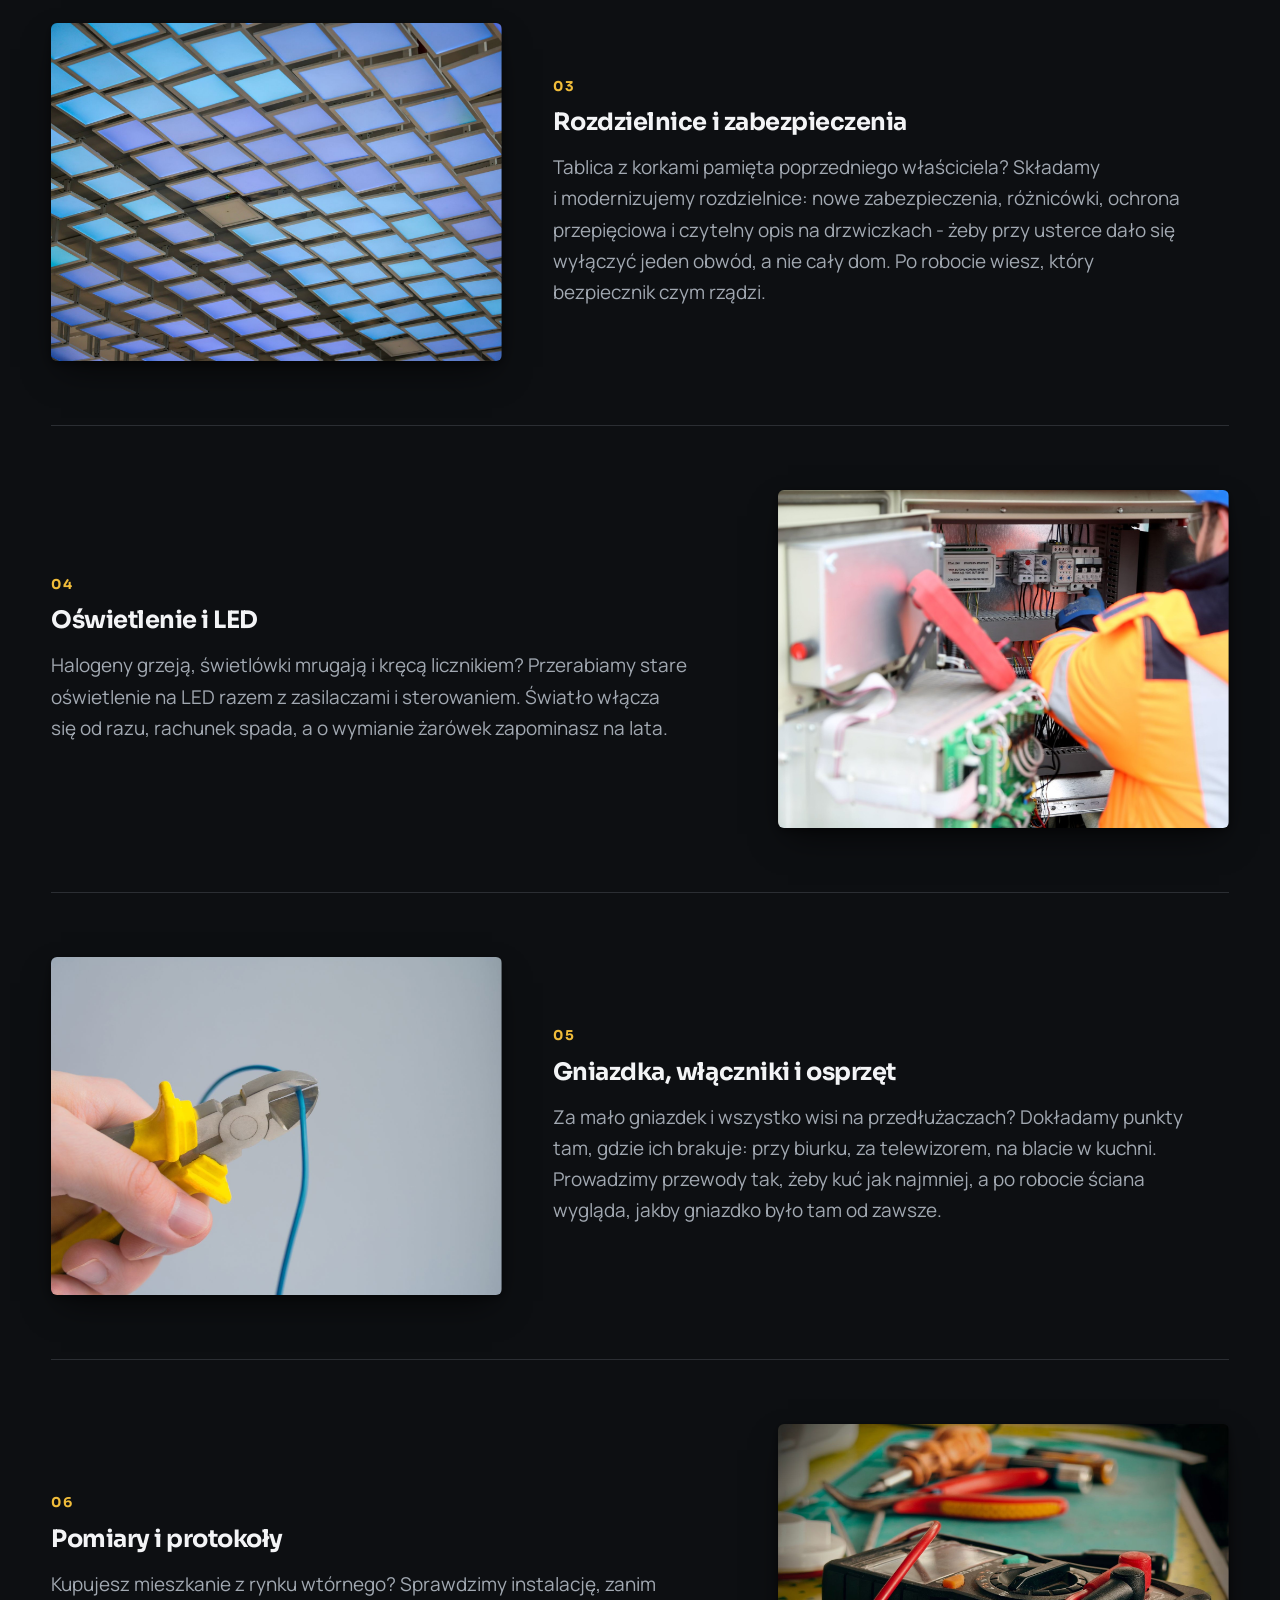
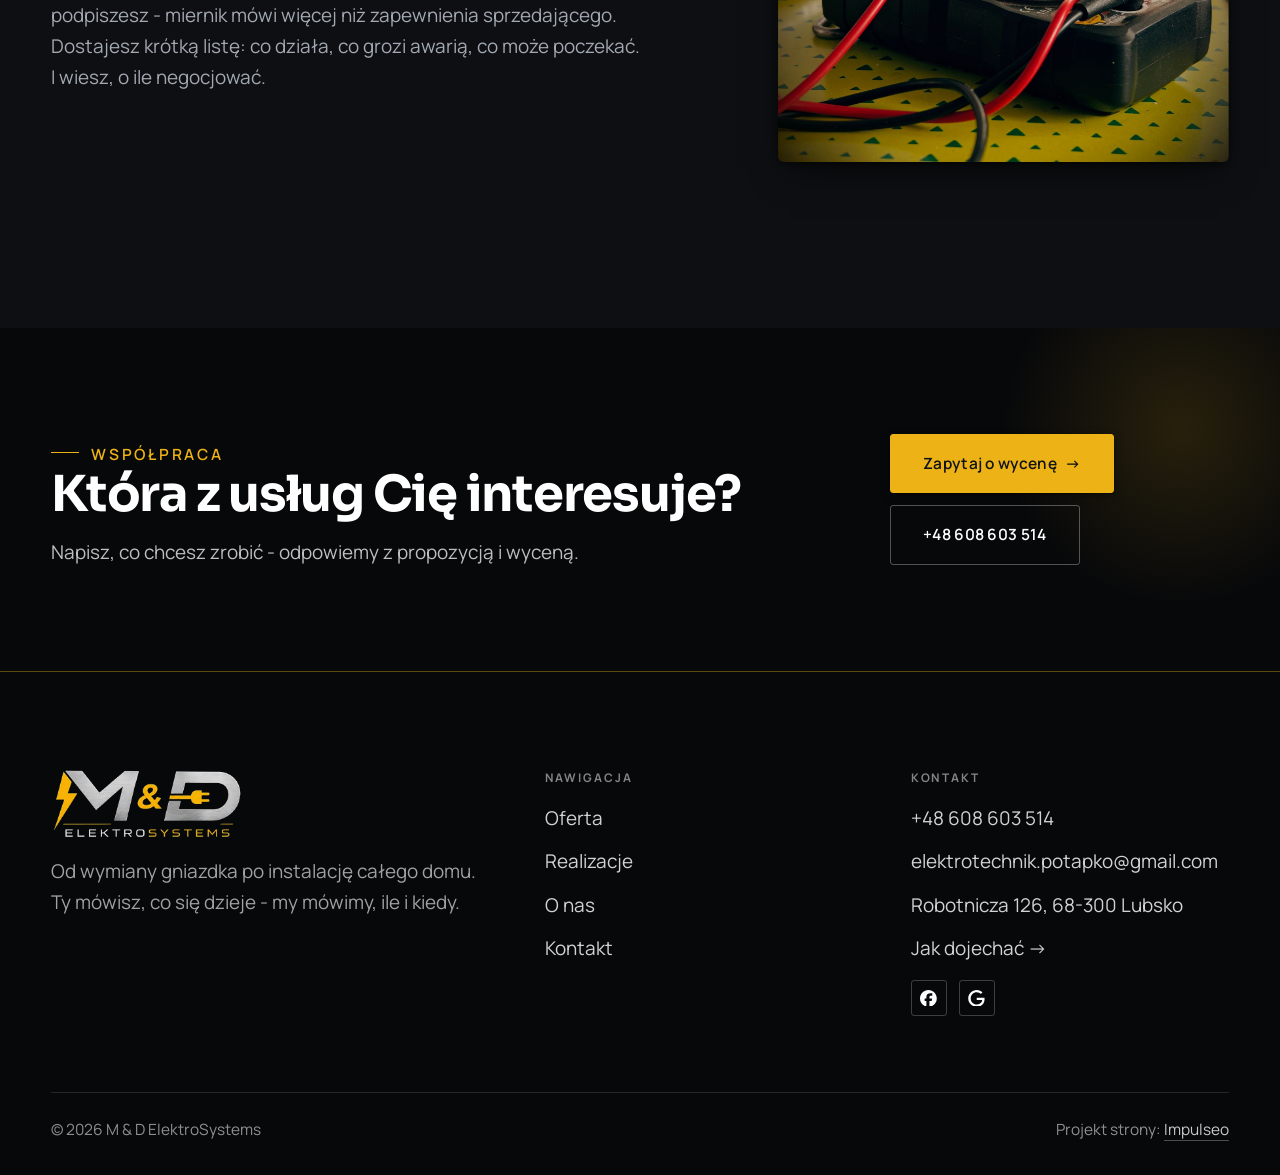
<file: oferta.html>
<!DOCTYPE html>
<html lang="pl">
<head>
<meta charset="UTF-8">
<meta name="viewport" content="width=device-width, initial-scale=1.0">
<meta name="theme-color" content="#0D0F12">
<title>Oferta - M &amp; D ElektroSystems</title>
<meta name="description" content="Elektryk w Lubsku z dojazdem. Awarie, instalacje, rozdzielnice, oświetlenie, pomiary z protokołem. Cenę znasz przed robotą. Zadzwoń: +48 608 603 514.">
<link rel="canonical" href="https://impulseo-pl.github.io/m-d-elektrosystems/oferta.html">
<meta name="robots" content="noindex, nofollow">
<meta property="og:type" content="website">
<meta property="og:locale" content="pl_PL">
<meta property="og:site_name" content="M &amp; D ElektroSystems">
<meta property="og:title" content="Oferta - M &amp; D ElektroSystems">
<meta property="og:description" content="Elektryk w Lubsku z dojazdem. Awarie, instalacje, rozdzielnice, oświetlenie, pomiary z protokołem. Cenę znasz przed robotą. Zadzwoń: +48 608 603 514.">
<meta property="og:url" content="https://impulseo-pl.github.io/m-d-elektrosystems/oferta.html">
<meta property="og:image" content="https://impulseo-pl.github.io/m-d-elektrosystems/img/og.jpg">
<meta property="og:image:width" content="1200">
<meta property="og:image:height" content="630">
<meta name="twitter:card" content="summary_large_image">
<link rel="preconnect" href="https://fonts.googleapis.com">
<link rel="preconnect" href="https://fonts.gstatic.com" crossorigin>
<link href="https://fonts.googleapis.com/css2?family=Sora:wght@600;700;800&family=Manrope:wght@400;500;600&display=swap" rel="stylesheet">
<link rel="stylesheet" href="assets/styles.css?v=8d6e7284">
</head>
<body>

<header class="nav">
  <div class="wrap nav-inner">
    <a class="brand brand-has-logo" href="index.html"><img class="brand-logo" src="img/logo.png" alt="M &amp; D ElektroSystems" width="590" height="220" decoding="async"></a>
    <nav class="nav-links">
      <a href="oferta.html" class="active" aria-current="page">Oferta</a>
      <a href="realizacje.html">Realizacje</a>
      <a href="o-nas.html">O nas</a>
      <a href="kontakt.html">Kontakt</a>
      <a href="tel:+48608603514" class="btn btn-accent">Zadzwoń +48 608 603 514</a>
    </nav>
    <button class="nav-toggle" aria-label="Menu"><span></span><span></span><span></span></button>
  </div>
</header>

<main>
<section class="pagehead">
  <img src="img/g7.jpg" alt="M &amp; D ElektroSystems - Zakres robót" width="1880" height="1253" decoding="async">
  <div class="wrap">
    <span class="eyebrow">Oferta</span>
    <h1>Zakres robót</h1>
  </div>
</section>
<section>
  <div class="wrap">
    <div class="svc-row reveal">
      <div class="svc-row-art"><img src="img/g10.jpg" alt="Awarie i usterki" loading="lazy" width="1880" height="1253" decoding="async"></div>
      <div>
        <span class="num">01</span>
        <h3>Awarie i usterki</h3>
        <p class="muted">Różnicówka wybija „bez powodu”? Powód zawsze jest - wilgoć w puszce, przebity przewód, zużyty odbiornik. Rozłączamy obwody po kolei i mierzymy, aż znajdziemy winnego. Robota zwykle krótsza, niż się ludzie boją - a dom przestaje żyć z ręką na bezpieczniku.</p>
      </div>
    </div>
    <div class="svc-row rev reveal">
      <div class="svc-row-art"><img src="img/g11.jpg" alt="Instalacje elektryczne" loading="lazy" width="1880" height="1253" decoding="async"></div>
      <div>
        <span class="num">02</span>
        <h3>Instalacje elektryczne</h3>
        <p class="muted">Nowe mieszkanie od dewelopera? Zanim wjadą meble, dołożymy punkty, których zabraknie: gniazda przy biurku, zasilanie płyty indukcyjnej, przygotowanie pod klimatyzację. Na gołych ścianach to prosta robota - w urządzonym mieszkaniu to samo znaczy kucie przy meblach i pył na wszystkim.</p>
      </div>
    </div>
    <div class="svc-row reveal">
      <div class="svc-row-art"><img src="img/g12.jpg" alt="Rozdzielnice i zabezpieczenia" loading="lazy" width="1880" height="1254" decoding="async"></div>
      <div>
        <span class="num">03</span>
        <h3>Rozdzielnice i zabezpieczenia</h3>
        <p class="muted">Tablica z korkami pamięta poprzedniego właściciela? Składamy i modernizujemy rozdzielnice: nowe zabezpieczenia, różnicówki, ochrona przepięciowa i czytelny opis na drzwiczkach - żeby przy usterce dało się wyłączyć jeden obwód, a nie cały dom. Po robocie wiesz, który bezpiecznik czym rządzi.</p>
      </div>
    </div>
    <div class="svc-row rev reveal">
      <div class="svc-row-art"><img src="img/g13.jpg" alt="Oświetlenie i LED" loading="lazy" width="1880" height="1253" decoding="async"></div>
      <div>
        <span class="num">04</span>
        <h3>Oświetlenie i LED</h3>
        <p class="muted">Halogeny grzeją, świetlówki mrugają i kręcą licznikiem? Przerabiamy stare oświetlenie na LED razem z zasilaczami i sterowaniem. Światło włącza się od razu, rachunek spada, a o wymianie żarówek zapominasz na lata.</p>
      </div>
    </div>
    <div class="svc-row reveal">
      <div class="svc-row-art"><img src="img/g5.jpg" alt="Gniazdka, włączniki i osprzęt" loading="lazy" width="1880" height="1253" decoding="async"></div>
      <div>
        <span class="num">05</span>
        <h3>Gniazdka, włączniki i osprzęt</h3>
        <p class="muted">Za mało gniazdek i wszystko wisi na przedłużaczach? Dokładamy punkty tam, gdzie ich brakuje: przy biurku, za telewizorem, na blacie w kuchni. Prowadzimy przewody tak, żeby kuć jak najmniej, a po robocie ściana wygląda, jakby gniazdko było tam od zawsze.</p>
      </div>
    </div>
    <div class="svc-row rev reveal">
      <div class="svc-row-art"><img src="img/g6.jpg" alt="Pomiary i protokoły" loading="lazy" width="1731" height="1300" decoding="async"></div>
      <div>
        <span class="num">06</span>
        <h3>Pomiary i protokoły</h3>
        <p class="muted">Kupujesz mieszkanie z rynku wtórnego? Sprawdzimy instalację, zanim podpiszesz - miernik mówi więcej niż zapewnienia sprzedającego. Dostajesz krótką listę: co działa, co grozi awarią, co może poczekać. I wiesz, o ile negocjować.</p>
      </div>
    </div>
  </div>
</section>

<section class="cta">
  <div class="wrap">
    <div class="reveal">
      <span class="eyebrow">Współpraca</span>
      <h2>Która z usług Cię interesuje?</h2>
      <p>Napisz, co chcesz zrobić - odpowiemy z propozycją i wyceną.</p>
    </div>
    <div class="cta-actions reveal">
      <a href="kontakt.html" class="btn btn-light">Zapytaj o wycenę <span class="arr">→</span></a>
      <a href="tel:+48608603514" class="btn btn-ghost btn-ghost-cta">+48 608 603 514</a>
    </div>
  </div>
</section>
</main>

<footer>
  <div class="wrap">
    <div class="foot-grid">
      <div class="foot-brand">
        <img class="foot-logo" src="img/logo.png" alt="M &amp; D ElektroSystems" width="590" height="220" loading="lazy" decoding="async">
        <p>Od wymiany gniazdka po instalację całego domu. Ty mówisz, co się dzieje - my mówimy, ile i kiedy.</p>
      </div>
      <div class="foot-col">
        <h4>Nawigacja</h4>
        <a href="oferta.html">Oferta</a>
        <a href="realizacje.html">Realizacje</a>
        <a href="o-nas.html">O nas</a>
        <a href="kontakt.html">Kontakt</a>
      </div>
      <div class="foot-col">
        <h4>Kontakt</h4>
        <a href="tel:+48608603514">+48 608 603 514</a>
        <a href="mailto:elektrotechnik.potapko@gmail.com">elektrotechnik.potapko@gmail.com</a>
        <p>Robotnicza 126, 68-300 Lubsko</p>
        <a href="https://maps.google.com/?cid=206182765888804896&g_mp=Cidnb29nbGUubWFwcy5wbGFjZXMudjEuUGxhY2VzLlNlYXJjaFRleHQQAhgEIAA" target="_blank" rel="noopener">Jak dojechać →</a>
      <div class="foot-soc">
        <a class="soc" href="https://www.facebook.com/profile.php/?id=61583656653510" target="_blank" rel="noopener" aria-label="Facebook - M &amp; D ElektroSystems"><svg viewBox="0 0 24 24" aria-hidden="true" focusable="false"><path d="M9.101 23.691v-7.98H6.627v-3.667h2.474v-1.58c0-4.085 1.848-5.978 5.858-5.978.401 0 .955.042 1.468.103a8.68 8.68 0 0 1 1.141.195v3.325a8.623 8.623 0 0 0-.653-.036 26.805 26.805 0 0 0-.733-.009c-.707 0-1.259.096-1.675.309a1.686 1.686 0 0 0-.679.622c-.258.42-.374.995-.374 1.752v1.297h3.919l-.386 2.103-.287 1.564h-3.246v8.245C19.396 23.238 24 18.179 24 12.044c0-6.627-5.373-12-12-12s-12 5.373-12 12c0 5.628 3.874 10.35 9.101 11.647Z" fill="currentColor"/></svg></a>
        <a class="soc" href="https://maps.google.com/?cid=206182765888804896&g_mp=Cidnb29nbGUubWFwcy5wbGFjZXMudjEuUGxhY2VzLlNlYXJjaFRleHQQAhgEIAA" target="_blank" rel="noopener" aria-label="Google - M &amp; D ElektroSystems"><svg viewBox="0 0 24 24" aria-hidden="true" focusable="false"><path d="M12.48 10.92v3.28h7.84c-.24 1.84-.853 3.187-1.787 4.133-1.147 1.147-2.933 2.4-6.053 2.4-4.827 0-8.6-3.893-8.6-8.72s3.773-8.72 8.6-8.72c2.6 0 4.507 1.027 5.907 2.347l2.307-2.307C18.747 1.44 16.133 0 12.48 0 5.867 0 .307 5.387.307 12s5.56 12 12.173 12c3.573 0 6.267-1.173 8.373-3.36 2.16-2.16 2.84-5.213 2.84-7.667 0-.76-.053-1.467-.173-2.053H12.48z" fill="currentColor"/></svg></a>
      </div>
      </div>
    </div>
    <div class="foot-bot">
      <span>© 2026 M & D ElektroSystems</span>
      <span>Projekt strony: <a class="foot-credit" href="https://impulseo.pl" target="_blank" rel="noopener">Impulseo</a></span>
    </div>
  </div>
</footer>
<div class="sticky-call"><a class="sc-call" href="tel:+48608603514"><svg class="ico-tel" width="16" height="16" viewBox="0 0 24 24" fill="none" aria-hidden="true"><path d="M6.6 10.8a15.5 15.5 0 0 0 6.6 6.6l2.2-2.2a1 1 0 0 1 1-.24 11.4 11.4 0 0 0 3.6.58 1 1 0 0 1 1 1V20a1 1 0 0 1-1 1A17 17 0 0 1 3 4a1 1 0 0 1 1-1h3.5a1 1 0 0 1 1 1c0 1.25.2 2.46.58 3.6a1 1 0 0 1-.25 1l-2.23 2.2Z" fill="currentColor"/></svg> Zadzwoń</a><a class="sc-quote" href="kontakt.html">Zadzwoń: +48 608 603 514</a></div>
<div class="demo-wazne" data-do="2026-09-21" data-cykl="3" hidden><svg class="dw-ico" width="13" height="13" viewBox="0 0 24 24" fill="none" aria-hidden="true"><circle cx="12" cy="12" r="8.6" stroke="currentColor" stroke-width="1.8"/><path d="M12 7.2V12l3.3 2" stroke="currentColor" stroke-width="1.8" stroke-linecap="round"/></svg><span class="dw-txt"></span></div>

<script src="assets/main.js"></script>
</body>
</html>
</file>
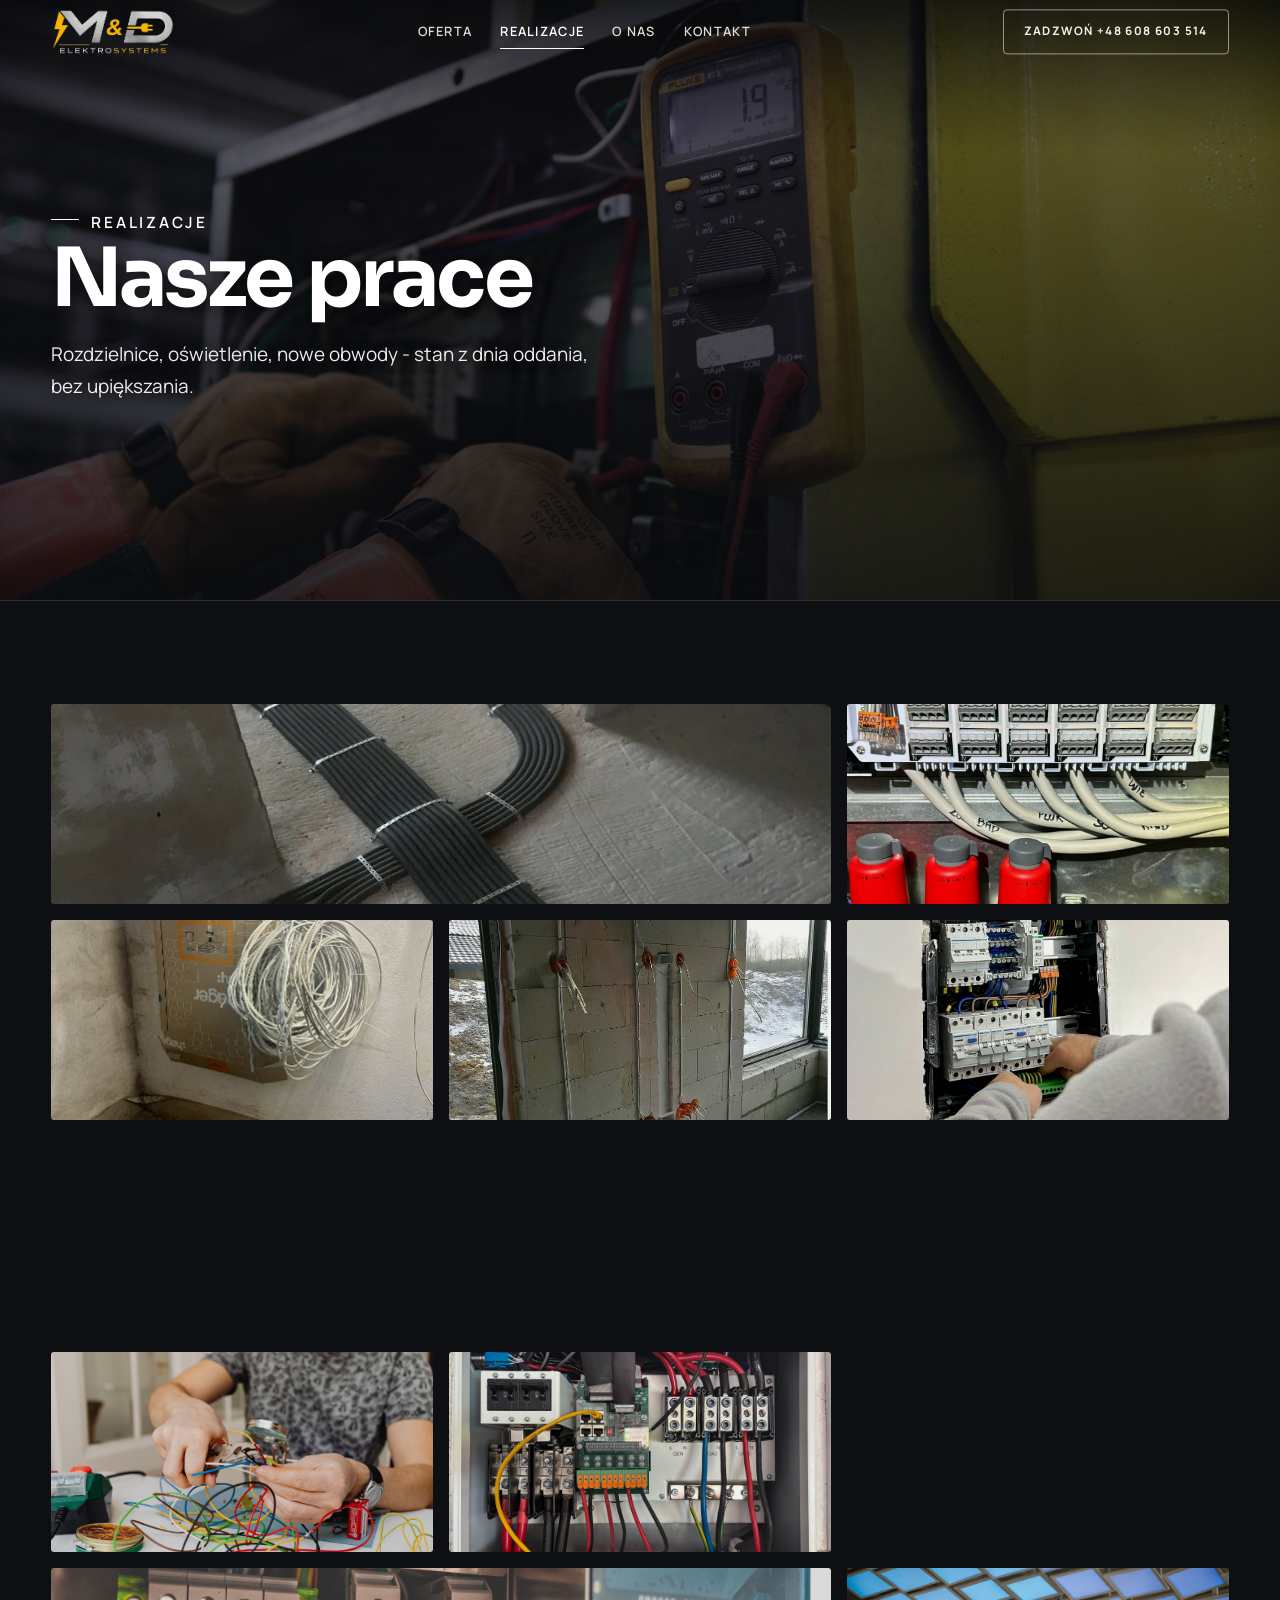
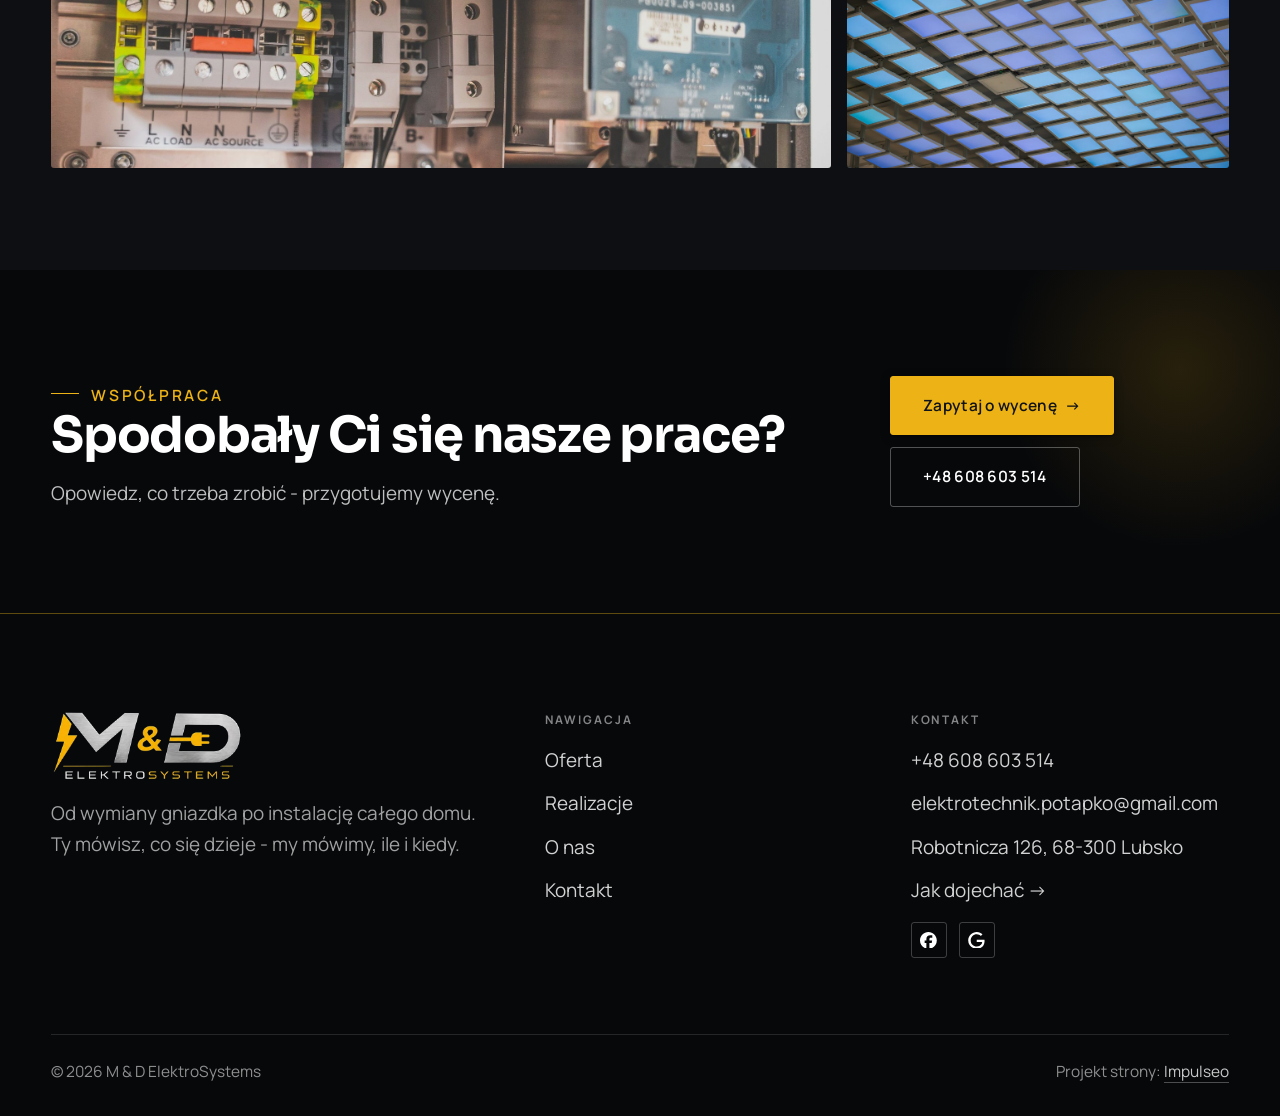
<file: realizacje.html>
<!DOCTYPE html>
<html lang="pl">
<head>
<meta charset="UTF-8">
<meta name="viewport" content="width=device-width, initial-scale=1.0">
<meta name="theme-color" content="#0D0F12">
<title>Realizacje - M &amp; D ElektroSystems</title>
<meta name="description" content="Realizacje M &amp; D ElektroSystems: Rozdzielnica po modernizacji, Nowa instalacja przed tynkiem, Oświetlenie LED, Osprzęt po wymianie, Pomiary przy odbiorze">
<link rel="canonical" href="https://impulseo-pl.github.io/m-d-elektrosystems/realizacje.html">
<meta name="robots" content="noindex, nofollow">
<meta property="og:type" content="website">
<meta property="og:locale" content="pl_PL">
<meta property="og:site_name" content="M &amp; D ElektroSystems">
<meta property="og:title" content="Realizacje - M &amp; D ElektroSystems">
<meta property="og:description" content="Realizacje M &amp; D ElektroSystems: Rozdzielnica po modernizacji, Nowa instalacja przed tynkiem, Oświetlenie LED, Osprzęt po wymianie, Pomiary przy odbiorze">
<meta property="og:url" content="https://impulseo-pl.github.io/m-d-elektrosystems/realizacje.html">
<meta property="og:image" content="https://impulseo-pl.github.io/m-d-elektrosystems/img/og.jpg">
<meta property="og:image:width" content="1200">
<meta property="og:image:height" content="630">
<meta name="twitter:card" content="summary_large_image">
<link rel="preconnect" href="https://fonts.googleapis.com">
<link rel="preconnect" href="https://fonts.gstatic.com" crossorigin>
<link href="https://fonts.googleapis.com/css2?family=Sora:wght@600;700;800&family=Manrope:wght@400;500;600&display=swap" rel="stylesheet">
<link rel="stylesheet" href="assets/styles.css?v=8d6e7284">
</head>
<body>

<header class="nav">
  <div class="wrap nav-inner">
    <a class="brand brand-has-logo" href="index.html"><img class="brand-logo" src="img/logo.png" alt="M &amp; D ElektroSystems" width="590" height="220" decoding="async"></a>
    <nav class="nav-links">
      <a href="oferta.html">Oferta</a>
      <a href="realizacje.html" class="active" aria-current="page">Realizacje</a>
      <a href="o-nas.html">O nas</a>
      <a href="kontakt.html">Kontakt</a>
      <a href="tel:+48608603514" class="btn btn-accent">Zadzwoń +48 608 603 514</a>
    </nav>
    <button class="nav-toggle" aria-label="Menu"><span></span><span></span><span></span></button>
  </div>
</header>

<main>
<section class="pagehead">
  <img src="img/g9.jpg" alt="M &amp; D ElektroSystems - Nasze prace" width="1880" height="992" decoding="async">
  <div class="wrap">
    <span class="eyebrow">Realizacje</span>
    <h1>Nasze prace</h1>
    <p>Rozdzielnice, oświetlenie, nowe obwody - stan z dnia oddania, bez upiększania.</p>
  </div>
</section>
<section>
  <div class="wrap">
    <div class="gallery">
      <div class="tile t-two3 reveal"><img src="img/g1.jpg" alt="M &amp; D ElektroSystems" loading="lazy" width="2048" height="1743" decoding="async"></div>
      <div class="tile t-third reveal"><img src="img/g2.jpg" alt="M &amp; D ElektroSystems" loading="lazy" width="1134" height="1542" decoding="async"></div>
      <div class="tile t-third reveal"><img src="img/g3.jpg" alt="M &amp; D ElektroSystems" loading="lazy" width="1530" height="2046" decoding="async"></div>
      <div class="tile t-third reveal"><img src="img/g4.jpg" alt="M &amp; D ElektroSystems" loading="lazy" width="997" height="665" decoding="async"></div>
      <div class="tile t-third reveal"><img src="img/about.jpg" alt="M &amp; D ElektroSystems" loading="lazy" width="1014" height="1088" decoding="async"></div>
      <div class="tile t-third reveal"><img src="img/g5.jpg" alt="M &amp; D ElektroSystems" loading="lazy" width="1880" height="1253" decoding="async"></div>
      <div class="tile t-two3 reveal"><img src="img/g6.jpg" alt="M &amp; D ElektroSystems" loading="lazy" width="1731" height="1300" decoding="async"></div>
      <div class="tile t-third reveal"><img src="img/g7.jpg" alt="M &amp; D ElektroSystems" loading="lazy" width="1880" height="1253" decoding="async"></div>
      <div class="tile t-third reveal"><img src="img/g8.jpg" alt="M &amp; D ElektroSystems" loading="lazy" width="1880" height="1357" decoding="async"></div>
      <div class="tile t-third reveal"><img src="img/g10.jpg" alt="M &amp; D ElektroSystems" loading="lazy" width="1880" height="1253" decoding="async"></div>
      <div class="tile t-two3 reveal"><img src="img/g11.jpg" alt="M &amp; D ElektroSystems" loading="lazy" width="1880" height="1253" decoding="async"></div>
      <div class="tile t-third reveal"><img src="img/g12.jpg" alt="M &amp; D ElektroSystems" loading="lazy" width="1880" height="1254" decoding="async"></div>
    </div>
  </div>
</section>
<section class="cta">
  <div class="wrap">
    <div class="reveal">
      <span class="eyebrow">Współpraca</span>
      <h2>Spodobały Ci się nasze prace?</h2>
      <p>Opowiedz, co trzeba zrobić - przygotujemy wycenę.</p>
    </div>
    <div class="cta-actions reveal">
      <a href="kontakt.html" class="btn btn-light">Zapytaj o wycenę <span class="arr">→</span></a>
      <a href="tel:+48608603514" class="btn btn-ghost btn-ghost-cta">+48 608 603 514</a>
    </div>
  </div>
</section>
</main>

<footer>
  <div class="wrap">
    <div class="foot-grid">
      <div class="foot-brand">
        <img class="foot-logo" src="img/logo.png" alt="M &amp; D ElektroSystems" width="590" height="220" loading="lazy" decoding="async">
        <p>Od wymiany gniazdka po instalację całego domu. Ty mówisz, co się dzieje - my mówimy, ile i kiedy.</p>
      </div>
      <div class="foot-col">
        <h4>Nawigacja</h4>
        <a href="oferta.html">Oferta</a>
        <a href="realizacje.html">Realizacje</a>
        <a href="o-nas.html">O nas</a>
        <a href="kontakt.html">Kontakt</a>
      </div>
      <div class="foot-col">
        <h4>Kontakt</h4>
        <a href="tel:+48608603514">+48 608 603 514</a>
        <a href="mailto:elektrotechnik.potapko@gmail.com">elektrotechnik.potapko@gmail.com</a>
        <p>Robotnicza 126, 68-300 Lubsko</p>
        <a href="https://maps.google.com/?cid=206182765888804896&g_mp=Cidnb29nbGUubWFwcy5wbGFjZXMudjEuUGxhY2VzLlNlYXJjaFRleHQQAhgEIAA" target="_blank" rel="noopener">Jak dojechać →</a>
      <div class="foot-soc">
        <a class="soc" href="https://www.facebook.com/profile.php/?id=61583656653510" target="_blank" rel="noopener" aria-label="Facebook - M &amp; D ElektroSystems"><svg viewBox="0 0 24 24" aria-hidden="true" focusable="false"><path d="M9.101 23.691v-7.98H6.627v-3.667h2.474v-1.58c0-4.085 1.848-5.978 5.858-5.978.401 0 .955.042 1.468.103a8.68 8.68 0 0 1 1.141.195v3.325a8.623 8.623 0 0 0-.653-.036 26.805 26.805 0 0 0-.733-.009c-.707 0-1.259.096-1.675.309a1.686 1.686 0 0 0-.679.622c-.258.42-.374.995-.374 1.752v1.297h3.919l-.386 2.103-.287 1.564h-3.246v8.245C19.396 23.238 24 18.179 24 12.044c0-6.627-5.373-12-12-12s-12 5.373-12 12c0 5.628 3.874 10.35 9.101 11.647Z" fill="currentColor"/></svg></a>
        <a class="soc" href="https://maps.google.com/?cid=206182765888804896&g_mp=Cidnb29nbGUubWFwcy5wbGFjZXMudjEuUGxhY2VzLlNlYXJjaFRleHQQAhgEIAA" target="_blank" rel="noopener" aria-label="Google - M &amp; D ElektroSystems"><svg viewBox="0 0 24 24" aria-hidden="true" focusable="false"><path d="M12.48 10.92v3.28h7.84c-.24 1.84-.853 3.187-1.787 4.133-1.147 1.147-2.933 2.4-6.053 2.4-4.827 0-8.6-3.893-8.6-8.72s3.773-8.72 8.6-8.72c2.6 0 4.507 1.027 5.907 2.347l2.307-2.307C18.747 1.44 16.133 0 12.48 0 5.867 0 .307 5.387.307 12s5.56 12 12.173 12c3.573 0 6.267-1.173 8.373-3.36 2.16-2.16 2.84-5.213 2.84-7.667 0-.76-.053-1.467-.173-2.053H12.48z" fill="currentColor"/></svg></a>
      </div>
      </div>
    </div>
    <div class="foot-bot">
      <span>© 2026 M & D ElektroSystems</span>
      <span>Projekt strony: <a class="foot-credit" href="https://impulseo.pl" target="_blank" rel="noopener">Impulseo</a></span>
    </div>
  </div>
</footer>
<div class="sticky-call"><a class="sc-call" href="tel:+48608603514"><svg class="ico-tel" width="16" height="16" viewBox="0 0 24 24" fill="none" aria-hidden="true"><path d="M6.6 10.8a15.5 15.5 0 0 0 6.6 6.6l2.2-2.2a1 1 0 0 1 1-.24 11.4 11.4 0 0 0 3.6.58 1 1 0 0 1 1 1V20a1 1 0 0 1-1 1A17 17 0 0 1 3 4a1 1 0 0 1 1-1h3.5a1 1 0 0 1 1 1c0 1.25.2 2.46.58 3.6a1 1 0 0 1-.25 1l-2.23 2.2Z" fill="currentColor"/></svg> Zadzwoń</a><a class="sc-quote" href="kontakt.html">Zadzwoń: +48 608 603 514</a></div>
<div class="demo-wazne" data-do="2026-09-21" data-cykl="3" hidden><svg class="dw-ico" width="13" height="13" viewBox="0 0 24 24" fill="none" aria-hidden="true"><circle cx="12" cy="12" r="8.6" stroke="currentColor" stroke-width="1.8"/><path d="M12 7.2V12l3.3 2" stroke="currentColor" stroke-width="1.8" stroke-linecap="round"/></svg><span class="dw-txt"></span></div>

<script src="assets/main.js"></script>
</body>
</html>
</file>
<file: assets/styles.css>
/* ============================================================
   STOLBASZ — premium, architektoniczny B2B fit-out
   Jasna paleta, zero brązu. System wg premium-web-craft.
   Projekt strony: Impulseo (impulseo.pl)
   ============================================================ */

:root{
  /* PALETA — jasna, architektoniczna, chłodna */
  --paper:#f5f7fa;          /* główne tło */
  --paper-2:#e7edf3;        /* sekcje alternatywne (chłodny jasny szary) */
  --paper-3:#e7edf3;        /* delikatne wypełnienia */
  --ink:#142231;            /* tekst główny — chłodny grafit */
  --ink-soft:#2c3e52;       /* nagłówki drugorzędne */
  --muted:#697785;          /* tekst poboczny */
  --line:rgba(20,34,49,.12);/* hairline */
  --accent:#e8a00c;         /* stonowany petrol-slate — jedyny akcent */
  --accent-d:#c47f06;
  --accent-soft:rgba(232,160,12,.10);
  --dark:#142231;           /* sekcje ciemne (stopka/CTA) */

  /* HOVER ZDJĘĆ — JEDEN standard dla całego silnika (decyzja K. 04.08.2026, artefakt z wariantami).
     AKTUALNE (K.+Szymon 09.08.2026, wybór z artefaktu 6 wariantów): zoom 1.05 przy 1.4s -
     przy tak długim czasie mocniejszy kadr NIE skacze, tylko „oddycha". Poprzedni standard
     (1.02 / .55s z 04.08) odbierany jako dynamiczny i szybki.
     Spoczynek lekko przygaszony, ale TYLKO tam, gdzie jest mysz (@media hover:hover) —
     na telefonie zdjęcia zostają w pełnej jasności. */
  --img-zoom:1.05;                   /* K.+Szymon 09.08: wariant F z artefaktu porównawczego */
  --img-rest:brightness(.95) saturate(.99);
  --img-hot:brightness(1.06) saturate(1.05);
  --img-dur:1.4s;                    /* K.+Szymon 09.08 (wariant F): powoli = elegancko */
  --img-ease:cubic-bezier(.16,.84,.44,1);  /* miękki ogon, efekt „oddychania" */

  /* ODSTĘPY — skala 4/8 */
  --space-1:4px; --space-2:8px; --space-3:12px; --space-4:16px; --space-5:24px;
  --space-6:32px; --space-7:48px; --space-8:64px; --space-9:96px; --space-10:128px;

  /* TYPOGRAFIA — fluid clamp() (skala podbita 16.07.2026: większe, czytelniejsze litery — uwaga Adama) */
  --text-sm:clamp(.9rem,.87rem + .12vw,1rem);
  --text-base:clamp(1.08rem,1.04rem + .18vw,1.2rem);
  --text-lg:clamp(1.24rem,1.15rem + .34vw,1.44rem);
  --text-h3:clamp(1.34rem,1.22rem + .55vw,1.66rem);
  --text-h2:clamp(2.1rem,1.66rem + 2.1vw,3.1rem);
  --text-h1:clamp(2.9rem,2.1rem + 4vw,5.1rem);

  /* PROMIENIE — architektoniczne, raczej ostre */
  --r-sm:3px; --r-md:6px; --r-lg:10px;

  /* RUCH */
  --ease:cubic-bezier(.25,.46,.45,.94); --dur:.24s;

  /* CIENIE — miękkie, warstwowe */
  --sh-sm:0 1px 2px rgba(16,24,32,.04), 0 2px 8px rgba(16,24,32,.05);
  --sh-md:0 2px 6px rgba(16,24,32,.05), 0 12px 28px -8px rgba(16,24,32,.12);
  --sh-lg:0 6px 14px rgba(16,24,32,.07), 0 26px 56px -18px rgba(16,24,32,.22);

  --hairline:1px solid var(--line);

  --font-display:'Sora','Manrope',sans-serif;
  --font-body:'Manrope',sans-serif;
}

*{box-sizing:border-box;margin:0;padding:0}
html{scroll-behavior:smooth}
body{
  font-family:var(--font-body);
  font-size:var(--text-base);
  line-height:1.65;
  color:var(--ink);
  background:var(--paper);
  -webkit-font-smoothing:antialiased;
  text-rendering:optimizeLegibility;
}
img{max-width:100%;height:auto;display:block}  /* height:auto = width/height z atrybutów trzyma proporcje (TOP#12) */
a{color:inherit;text-decoration:none}

.wrap{width:min(92%,1180px);margin-inline:auto}
section{padding-block:clamp(52px,6.5vw,96px)}

h1,h2,h3{font-family:var(--font-display);font-weight:700;line-height:1.08;letter-spacing:-.02em;color:var(--ink)}
h1{font-size:var(--text-h1);letter-spacing:-.035em}
h2{font-size:var(--text-h2);letter-spacing:-.025em}
h3{font-size:var(--text-h3)}
/* MIARA — długość wiersza. WCAG 2.2 SC 1.4.8: max 80 znaków; Butterick: 45–90.
   68ch daje realnie 72–78 znaków polskiego tekstu, czyli z zapasem pod granicą.
   Wcześniej limit miał TYLKO <p> — <li>, <blockquote> i <dd> nie miały żadnego,
   i to jedyny powód, dla którego 23 bloki na dwóch oddanych stronach jadą po
   83–106 znaków w wierszu (pomiar 07.08.2026, bramka `miara`).
   ⚠️ Listy i definicje ograniczamy TYLKO bez klasy: `ul`/`ol` z klasą to u nas
   układ (siatki kafli, menu), a nie tekst ciągły — tam miarę wyznacza układ. */
/* 60ch, nie 68ch (K. 10.08): po zmianie fontów na węższe kroje (DM Sans i spółka)
   w 68ch mieściło się ~90 znaków - bramka pikselowa słusznie zgłaszała przekroczenie
   granicy 80. Pomiar na żywej przeglądarce: 60ch = 90 znaków, 53ch = ~78 znaków, czyli normę WCAG 1.4.8. */
:root{ --miara:53ch }
p{max-width:min(100%,var(--miara))}
blockquote,
ul:not([class])>li, ol:not([class])>li,
dl:not([class])>dd{max-width:min(100%,var(--miara))}

/* ⚠️ Świadomie BEZ wyjątku `.tile p,.card p,.svc p{max-width:none}`, choć nasuwa się sam:
   te akapity BYŁY już ograniczone (stare `p{max-width:65ch}`), więc „wyjątek" nie odblokowałby
   niczego nowego — tylko ROZLUŹNIŁ stan sprzed zmiany na wszystkich demach naraz.
   `figcaption` żadna z reguł wyżej nie dotyczy, więc też nie potrzebuje zwolnienia. */

/* ŁAMANIE. `balance` wyrównuje długości wierszy w nagłówku, `pretty` pilnuje ostatniego
   wiersza akapitu, żeby nie został w nim jeden wyraz. Obsługiwane od Chrome 117 /
   Safari 17.5; starsze przeglądarki po prostu ignorują tę własność.
   `text-wrap:pretty` nie występowało dotąd ANI RAZ w silniku ani w repo klientów. */
h1,h2,h3,.lead,.lede{text-wrap:balance}
p,li,blockquote,dd{text-wrap:pretty}

.eyebrow{
  font-family:var(--font-body);
  font-size:var(--text-sm);
  font-weight:600;
  letter-spacing:.18em;
  text-transform:uppercase;
  color:var(--accent);
  display:inline-flex;align-items:center;gap:var(--space-3);
}
/* flex:none + margin-top = kreska trzyma się PIERWSZEJ linii. Wcześniej align-items:center
   centrowało ją względem całego bloku i przy zawinięciu (długi kicker typu
   „…WNĘTRZ · LESZNO · OD 2019") druga linia lądowała z brzydkim wcięciem. */
.eyebrow{align-items:flex-start}
.eyebrow>*,.eyebrow{text-wrap:balance}   /* dlugi kicker lamal sie na sierote typu samo „2019" w drugiej linii */
.eyebrow::before{content:"";width:28px;height:1px;background:var(--accent);display:inline-block;flex:none;margin-top:.62em}

.muted{color:var(--muted)}
.lead{font-size:var(--text-lg);line-height:1.55;color:var(--ink-soft);max-width:50ch}

/* ---------- BUTTONS ---------- */
.btn{
  display:inline-flex;align-items:center;gap:var(--space-2);
  font-weight:600;font-size:var(--text-sm);letter-spacing:.02em;
  padding:var(--space-4) var(--space-6);
  border-radius:var(--r-sm);
  transition:transform var(--dur) var(--ease),box-shadow var(--dur) var(--ease),background var(--dur) var(--ease);
  cursor:pointer;border:1px solid transparent;
}
.btn-accent{background:var(--accent);color:#fff;box-shadow:var(--sh-sm)}
.btn-accent:hover{background:var(--accent-d);transform:translateY(-2px);box-shadow:var(--sh-md)}
.btn-accent:active{transform:translateY(0);box-shadow:var(--sh-sm)}
.btn-ghost{background:transparent;color:var(--ink);border-color:var(--line)}
.btn-ghost:hover{border-color:var(--accent);color:var(--accent);transform:translateY(-2px)}
.btn-light{background:#fff;color:var(--ink);box-shadow:var(--sh-sm)}
.btn-light:hover{transform:translateY(-2px);box-shadow:var(--sh-md)}
.btn .arr{transition:transform var(--dur) var(--ease)}
.btn:hover .arr{transform:translateX(4px)}

/* ---------- NAV ---------- */
.nav{
  position:sticky;top:0;z-index:50;
  background:color-mix(in srgb,var(--paper) 88%,transparent);
  backdrop-filter:saturate(140%) blur(10px);
  border-bottom:var(--hairline);
}
.nav-inner{display:flex;align-items:center;justify-content:space-between;gap:var(--space-5);height:72px}
/* ANTY-NACHODZENIE (K. 05.08.2026): długa nazwa firmy + przycisk z pełnym numerem nie mieściły się w pasku
   i flex ściskał linki PONIŻEJ ich treści - "Kontakt" wchodził na ramkę "Zadzwoń +48 ...". Teraz ustępuje
   nazwa marki (skrót wielokropkiem), a menu i przycisk nigdy się nie kurczą ani nie zachodzą na siebie. */
.brand{display:flex;flex-direction:column;line-height:1;min-width:0;flex:0 1 auto}
.brand .name{font-family:var(--font-display);font-weight:800;font-size:1.35rem;letter-spacing:.04em;white-space:nowrap;overflow:hidden;text-overflow:ellipsis}
.brand .sub{font-size:.62rem;letter-spacing:.34em;text-transform:uppercase;color:var(--muted);margin-top:5px;white-space:nowrap;overflow:hidden;text-overflow:ellipsis}
.nav-links{display:flex;align-items:center;gap:var(--space-6);flex:0 0 auto}
.nav-links a{font-size:var(--text-sm);font-weight:500;color:var(--ink-soft);position:relative;padding-block:4px;white-space:nowrap;transition:color var(--dur) var(--ease)}
.nav-links a::after{content:"";position:absolute;left:0;bottom:0;width:0;height:1.5px;background:var(--accent);transition:width var(--dur) var(--ease)}
.nav-links a:hover,.nav-links a.active{color:var(--ink)}
.nav-links a:hover::after,.nav-links a.active::after{width:100%}
.nav-links .btn{padding:var(--space-2) var(--space-5)}
/* przyciski w nav: właściwy kolor (przebij .nav-links a) + bez podkreślenia */
.nav-links a.btn-accent{color:#fff}
.nav-links a.btn-ghost,.nav-links a.btn-light{color:var(--ink)}
/* CTA w pasku: NIE podkreślenie spod linków menu, ale ten sam przelatujący błysk,
   co na wszystkich innych przyciskach (zgłoszenie K. 13.08.2026 - „na hero jest efekt
   światła przechodzącego przez przycisk, na navbarze go nie ma, a mają być identyczne").
   Reguła `.nav-links a::after` jest silniejsza od `.btn::after`, więc trzeba jej
   geometrię wyzerować i wpisać połysk z nazwy - samo `display:none` gasiło efekt. */
.nav-links a.btn::after{
  display:block;content:"";position:absolute;inset:0;z-index:-1;pointer-events:none;
  width:auto;height:auto;border-radius:inherit;   /* kasuje geometrię podkreślenia (width:0;height:1.5px) */
  background:linear-gradient(100deg,transparent 32%,rgba(255,255,255,.20) 50%,transparent 68%);
  translate:-120% 0}
@media (prefers-reduced-motion:no-preference){
  .nav-links a.btn:hover::after{translate:120% 0;transition:translate .75s var(--mt-ease,cubic-bezier(.16,.84,.44,1))}
}
.nav-toggle{display:none;background:none;border:none;cursor:pointer;flex-direction:column;gap:5px;padding:8px}
.nav-toggle span{width:24px;height:2px;background:var(--ink);transition:var(--dur)}
/* Ciasny zakres MIĘDZY menu mobilnym a pełnym pulpitem: zbijamy odstępy i nazwę marki,
   żeby wszystko zmieściło się naturalnie, zanim w ogóle dojdzie do skracania wielokropkiem. */
@media(max-width:1280px) and (min-width:921px){
  .nav-links{gap:var(--space-4)}
  .nav-links .btn{padding:var(--space-2) var(--space-4)}
  .brand .name{font-size:1.15rem}
}

/* ---------- HERO (split) ---------- */
.hero{position:relative;overflow:hidden;border-bottom:var(--hairline)}
.hero-grid{display:grid;grid-template-columns:1.05fr .95fr;gap:clamp(24px,4vw,60px);align-items:center;
  padding-block:clamp(36px,4.5vw,64px)}
.hero-copy .eyebrow{margin-bottom:var(--space-5)}
.hero-copy h1{margin-bottom:var(--space-5)}
.hero-copy .lead{margin-bottom:var(--space-7)}
.hero-actions{display:flex;flex-wrap:wrap;gap:var(--space-4)}
.hero-art{position:relative;aspect-ratio:4/3;border-radius:var(--r-lg);overflow:hidden;box-shadow:var(--sh-lg)}
.hero-art img{width:100%;height:100%;object-fit:cover}
.hero-art::after{content:"";position:absolute;inset:0;background:linear-gradient(180deg,transparent 55%,rgba(18,24,28,.28))}
.hero-badge{position:absolute;left:var(--space-5);bottom:var(--space-5);z-index:2;
  background:rgba(252,252,251,.94);backdrop-filter:blur(4px);
  border-radius:var(--r-md);padding:var(--space-4) var(--space-5);box-shadow:var(--sh-md);max-width:78%}
.hero-badge strong{display:block;font-family:var(--font-display);font-size:1rem;letter-spacing:-.01em}
.hero-badge span{font-size:var(--text-sm);color:var(--muted)}

/* ---------- HERO duży / kinowy (strona główna) ---------- */
.hero-cine{position:relative;min-height:clamp(560px,82vh,840px);min-height:clamp(560px,82svh,840px);display:flex;align-items:center;overflow:hidden;border-bottom:var(--hairline)}
.hero-cine>img{position:absolute;inset:0;width:100%;height:100%;object-fit:cover;z-index:0}
.hero-cine::after{content:"";position:absolute;inset:0;z-index:1;
  background:linear-gradient(95deg,rgba(13,18,23,.86) 0%,rgba(13,18,23,.64) 32%,rgba(13,18,23,.24) 62%,rgba(13,18,23,.04) 100%)}
.hero-cine .wrap{position:relative;z-index:2;padding-block:var(--space-8)}
.hero-cine .hero-copy{max-width:660px}
.hero-cine .eyebrow{color:#fff;margin-bottom:var(--space-5)}
.hero-cine .eyebrow::before{background:#fff}
.hero-cine h1{color:#fff;margin-bottom:var(--space-5);font-size:clamp(2.9rem,2rem + 4.4vw,5.2rem);text-wrap:balance}
.hero-cine .lead{color:rgba(255,255,255,.92);max-width:48ch;margin-bottom:var(--space-7)}
.hero-cine .hero-actions{display:flex;flex-wrap:wrap;gap:var(--space-4)}
/* NISKIE OKNO (laptop z dokiem i paskami przeglądarki ma ~700-780 px wysokości widoku):
   H1 do 5.2rem + długi lead nie mieściły się i przyciski wypadały POD krawędź ekranu -
   klient widział stronę bez ani jednego CTA. Skalujemy w dół, zamiast przycinać treść. */
@media(min-width:821px) and (max-height:820px){
  .hero-cine{min-height:clamp(520px,94svh,780px)}
  .hero-cine .wrap{padding-block:var(--space-6)}
  .hero-cine h1{font-size:clamp(2.2rem,1.5rem + 2.6vw,3.6rem);margin-bottom:var(--space-4)}
  .hero-cine .eyebrow{margin-bottom:var(--space-4)}
  .hero-cine .lead{margin-bottom:var(--space-5);max-width:44ch}
}
@media(max-width:680px){
  .hero-cine{min-height:clamp(520px,76vh,640px);min-height:clamp(520px,76svh,640px);align-items:flex-end}
  .hero-cine::after{background:linear-gradient(0deg,rgba(13,18,23,.9) 6%,rgba(13,18,23,.45) 55%,rgba(13,18,23,.25) 100%)}
  .hero-cine .wrap{padding-bottom:var(--space-9)}
  /* TELEFON (~90% oglądających): lead potrafił zająć 8 linii i zepchnąć CTA poza pierwszy ekran.
     Zwężamy interlinię i skalę - treści nie ucinamy, bo to ona sprzedaje. */
  .hero-cine .lead{font-size:.98rem;line-height:1.5;margin-bottom:var(--space-5)}
  .hero-cine .eyebrow{font-size:.72rem;letter-spacing:.13em;margin-bottom:var(--space-4)}
  .hero-cine .eyebrow::before{width:20px}
  .hero-cine h1{margin-bottom:var(--space-4)}
}

/* full-bleed hero variant (podstrony) */
.pagehead{position:relative;min-height:46vh;min-height:46svh;display:flex;align-items:flex-end;overflow:hidden;border-bottom:var(--hairline)}
.pagehead img{position:absolute;inset:0;width:100%;height:100%;object-fit:cover}
/* 10.08.2026 (decyzja K.): mocniejsze przyciemnienie + cień pod tekstem. Bramka mierzyła na
   nagłówkach podstron 3,38-3,43:1 przy wymaganych 4,5 — jasne zdjęcie (hala, śnieg, niebo)
   podchodziło pod biały tekst. Zdjęcia klientów są różne, więc kontrast musi dawać WARSTWA,
   a nie szczęśliwy dobór kadru. */
.pagehead::after{content:"";position:absolute;inset:0;background:linear-gradient(180deg,rgba(18,24,28,.40),rgba(18,24,28,.76))}
.pagehead .wrap{position:relative;z-index:2;padding-block:var(--space-9);color:#fff}
.pagehead h1{color:#fff;max-width:18ch;text-shadow:0 2px 16px rgba(0,0,0,.55)}
.pagehead .eyebrow{color:#fff}
.pagehead .eyebrow::before{background:#fff}
.pagehead p{color:rgba(255,255,255,.92);margin-top:var(--space-4);max-width:54ch;text-shadow:0 1px 12px rgba(0,0,0,.5)}

/* ---------- STRIP (pasek skrótów / liczby) ---------- */
.strip{background:var(--dark);color:#fff}
/* PASEK HASEŁ — standard 04.08.2026 (decyzja K.): 5 haseł w JEDNYM rzędzie, tekst WYŚRODKOWANY,
   węższe marginesy boczne niż reszta strony (pasek ma iść szerzej), równe wysokości kolumn. */
.strip .wrap{width:min(96%,1440px);display:grid;grid-template-columns:repeat(5,1fr);
  gap:var(--space-5);padding-block:var(--space-7);align-items:stretch}
.strip .item .k{font-family:var(--font-display);font-size:clamp(1.05rem,.82rem + .85vw,1.55rem);
  font-weight:800;letter-spacing:-.02em;color:#fff;line-height:1.18;text-wrap:balance}
.strip .item .v{font-size:var(--text-sm);color:rgba(255,255,255,.66);margin-top:var(--space-2);line-height:1.4}
.strip .item{border-left:2px solid var(--accent);padding-inline:var(--space-4);
  text-align:center;display:flex;flex-direction:column;justify-content:center}
/* liczba kolumn = liczba haseł, żeby ostatnie nie zostawało samo w drugim rzędzie.
   Klasę n-N nadaje multipage.py; domyślnie (bez klasy) pasek jest 5-kolumnowy. */
.strip.n-2 .wrap{grid-template-columns:repeat(2,1fr)}
.strip.n-3 .wrap{grid-template-columns:repeat(3,1fr)}
.strip.n-4 .wrap{grid-template-columns:repeat(4,1fr);gap:var(--space-6)}
.strip.n-4 .item .k{font-size:clamp(1.3rem,1rem + 1.1vw,2rem)}
.strip.n-6 .wrap{grid-template-columns:repeat(6,1fr);gap:var(--space-4)}
.strip.n-6 .item .k{font-size:clamp(.98rem,.8rem + .7vw,1.35rem)}
/* równe łamanie: zamiast "długa linia + jedno słowo" obie linie zbliżonej długości */
.strip .item .k{text-wrap:balance}

/* ---------- SECTION HEAD ---------- */
.head{max-width:48rem;margin-bottom:var(--space-8)}
.head.center{margin-inline:auto;text-align:center}
.head .eyebrow{margin-bottom:var(--space-4)}
.head h2{margin-bottom:var(--space-4)}
.head p{color:var(--muted);font-size:var(--text-lg);line-height:1.55}
.head.center p{margin-inline:auto}

/* ---------- INTRO SPLIT ---------- */
.split{display:grid;grid-template-columns:.92fr 1.08fr;gap:clamp(28px,5vw,80px);align-items:center}
.split.rev{grid-template-columns:1.08fr .92fr}
.split.rev .split-art{order:-1}
.split-art{position:relative;aspect-ratio:5/4;border-radius:var(--r-lg);overflow:hidden;box-shadow:var(--sh-lg)}
.split-art img{width:100%;height:100%;object-fit:cover}
.split-copy h2{margin-bottom:var(--space-5)}
.split-copy p+p{margin-top:var(--space-4)}
.split-copy .btn{margin-top:var(--space-6)}

/* ---------- SERVICES (zakres) ---------- */
.svc-grid{display:grid;grid-template-columns:repeat(auto-fit,minmax(280px,1fr));gap:var(--space-5)}
.svc{background:#fff;border:var(--hairline);border-radius:var(--r-md);padding:var(--space-7) var(--space-6);
  transition:transform var(--dur) var(--ease),box-shadow var(--dur) var(--ease),border-color var(--dur) var(--ease);
  position:relative;overflow:hidden}
.svc::before{content:"";position:absolute;left:0;top:0;width:3px;height:0;background:var(--accent);transition:height var(--dur) var(--ease)}
.svc:hover{transform:translateY(-4px);box-shadow:var(--sh-md);border-color:transparent}
.svc:hover::before{height:100%}
.svc .ic{font-family:var(--font-display);font-size:.8rem;font-weight:700;letter-spacing:.12em;color:var(--accent);margin-bottom:var(--space-4)}
.svc h3{margin-bottom:var(--space-3);font-size:1.22rem}
.svc p{color:var(--muted);font-size:var(--text-base);line-height:1.6}

/* big detailed service rows */
.svc-row{display:grid;grid-template-columns:.8fr 1.2fr;gap:clamp(20px,4vw,60px);align-items:center;padding-block:var(--space-8)}
.svc-row+.svc-row{border-top:var(--hairline)}
.svc-row.rev{grid-template-columns:1.2fr .8fr}
/* Naprzemienny układ wierszy oferty: co drugi wiersz ma zdjęcie po PRAWEJ.
   Było `order:-1` — martwy kod, bo zdjęcie i tak jest pierwszym dzieckiem w HTML,
   więc wszystkie wiersze wyglądały identycznie (zdjęcie zawsze z lewej), a `rev`
   zmieniało tylko szerokość kolumn. Znalezione 29.07.2026 przy różnicowaniu kierunków
   animacji (pomiar pozycji: art.mid 390/502 przy row.mid 756 — zawsze lewa strona). */
.svc-row.rev .svc-row-art{order:2}
.svc-row-art{aspect-ratio:4/3;border-radius:var(--r-md);overflow:hidden;box-shadow:var(--sh-md)}
.svc-row-art img{width:100%;height:100%;object-fit:cover}
.svc-row h3{font-size:1.5rem;margin-bottom:var(--space-4)}
.svc-row .num{font-family:var(--font-display);font-size:.85rem;font-weight:700;letter-spacing:.14em;color:var(--accent);display:block;margin-bottom:var(--space-3)}
.svc-row ul{list-style:none;margin-top:var(--space-4);display:flex;flex-direction:column;gap:var(--space-2)}
.svc-row li{position:relative;padding-left:var(--space-5);color:var(--muted);font-size:var(--text-base)}
.svc-row li::before{content:"";position:absolute;left:0;top:.62em;width:8px;height:1px;background:var(--accent)}

/* ---------- GALLERY (realizacje) ---------- */
.gallery{display:grid;grid-template-columns:repeat(12,1fr);gap:var(--space-4);grid-auto-rows:200px}
/* GALERIA MASONRY — pionowe zdjęcia (portrety beauty/wellness) bez przycinania: kolumny, height auto */
.gallery-masonry{column-count:3;column-gap:var(--space-4)}
@media(max-width:900px){.gallery-masonry{column-count:2}}
@media(max-width:560px){.gallery-masonry{column-count:1}}
.gallery-masonry .m-tile{break-inside:avoid;margin:0 0 var(--space-4);padding:0;position:relative;overflow:hidden;border-radius:var(--r-md);border:1px solid var(--line)}
.gallery-masonry .m-tile img{width:100%;height:auto;display:block}
.gallery-masonry .m-tile .cap{position:absolute;left:0;right:0;bottom:0;padding:var(--space-4);color:#fff;background:linear-gradient(0deg,rgba(0,0,0,.55),transparent);font-size:var(--text-sm)}
.gallery-masonry .m-tile .cap small{display:block;font-weight:400;opacity:.78;letter-spacing:.04em;text-transform:uppercase;font-size:.66rem;margin-top:3px}
.tile{position:relative;overflow:hidden;border-radius:var(--r-md);box-shadow:var(--sh-sm);
  transition:transform var(--dur) var(--ease),box-shadow var(--dur) var(--ease)}
.tile img{width:100%;height:100%;object-fit:cover;
  transition:transform var(--img-dur) var(--img-ease),filter var(--img-dur) var(--img-ease)}
.tile:hover{box-shadow:var(--sh-md)}
.tile .cap{position:absolute;left:0;right:0;bottom:0;padding:var(--space-5) var(--space-4) var(--space-4);
  /* mocniejszy spad + cien pod tekstem: na JASNYCH zdjeciach klienta (biale fronty, sciany)
     slaby gradient dawal kontrast ~1.5:1 zamiast wymaganych 3.6:1 (bramka wygladu, 10.08.2026) */
  background:linear-gradient(transparent 10%,rgba(18,24,28,.55) 40%,rgba(18,24,28,.88) 68%,rgba(18,24,28,.99));color:#fff;
  text-shadow:0 1px 2px rgba(0,0,0,.85),0 2px 10px rgba(0,0,0,.55);
  font-size:var(--text-sm);font-weight:600;letter-spacing:.01em;
  opacity:0;transform:translateY(8px);transition:var(--dur) var(--ease)}
.tile:hover .cap{opacity:1;transform:translateY(0)}
.tile .cap small{display:block;font-weight:400;opacity:.78;letter-spacing:.04em;text-transform:uppercase;font-size:.66rem;margin-top:3px}
/* bento spans */
.t-wide{grid-column:span 6}
.t-tall{grid-column:span 6;grid-row:span 2}
.t-std{grid-column:span 6}
.t-third{grid-column:span 4}
.t-two3{grid-column:span 8}

/* ---------- TRUST / WIARYGODNOŚĆ ---------- */
.trust{background:var(--paper-2)}
.trust-grid{display:grid;grid-template-columns:repeat(auto-fit,minmax(240px,1fr));gap:var(--space-5);margin-top:var(--space-7)}
.trust-card{background:#fff;border-radius:var(--r-md);padding:var(--space-7) var(--space-6);box-shadow:var(--sh-sm);border-top:3px solid var(--accent)}
.trust-card .big{font-family:var(--font-display);font-size:clamp(1.8rem,1.3rem + 1.6vw,2.6rem);font-weight:800;letter-spacing:-.02em;color:var(--ink);line-height:1}
.trust-card h3{font-size:1.12rem;margin:var(--space-3) 0 var(--space-2)}
.trust-card p{color:var(--muted);font-size:var(--text-base);line-height:1.55}

/* ---------- CTA band ---------- */
.cta{background:var(--dark);color:#fff;position:relative;overflow:hidden}
/* telefon w CTA: na ciemnym tle biały (domyślnie), rodziny z JASNYM tłem CTA
   nadpisują to u siebie - wcześniej kolor siedział w stylu inline i wygrywał z rodziną. */
.cta .btn-ghost-cta{color:#fff;border-color:rgba(255,255,255,.3)}
.cta .wrap{display:grid;grid-template-columns:1.4fr .6fr;gap:var(--space-7);align-items:center;position:relative;z-index:2}
.cta h2{color:#fff;max-width:20ch}
.cta p{color:rgba(255,255,255,.74);margin-top:var(--space-4)}
.cta-actions{display:flex;flex-direction:column;gap:var(--space-3);align-items:flex-start}
.cta::before{content:"";position:absolute;right:-80px;top:-80px;width:360px;height:360px;border-radius:50%;
  background:radial-gradient(circle,var(--accent-soft),transparent 70%)}

/* ---------- CONTACT ---------- */
.contact-grid{display:grid;grid-template-columns:.85fr 1.15fr;gap:clamp(28px,4vw,56px);align-items:start}
.info-list{display:flex;flex-direction:column;gap:var(--space-2)}
.info-row{display:flex;gap:var(--space-4);align-items:flex-start;padding-block:var(--space-4);border-bottom:var(--hairline)}
.info-row .ic{flex:none;width:42px;height:42px;display:grid;place-items:center;border-radius:50%;
  background:var(--accent-soft);color:var(--accent);font-size:1.05rem}
.info-row .lbl{font-size:.72rem;letter-spacing:.14em;text-transform:uppercase;color:var(--muted)}
.info-row .val{font-weight:600;font-size:var(--text-base);margin-top:2px}
.info-row a.val:hover{color:var(--accent)}
.map{border:none;border-radius:var(--r-lg);box-shadow:var(--sh-md);width:100%;height:100%;min-height:380px;filter:grayscale(.2) contrast(1.02)}
.form{background:#fff;border:var(--hairline);border-radius:var(--r-lg);padding:clamp(24px,3vw,40px);box-shadow:var(--sh-sm)}
.form .fld{margin-bottom:var(--space-5)}
.form label{display:block;font-size:var(--text-sm);font-weight:600;margin-bottom:var(--space-2)}
.form input,.form textarea{width:100%;font-family:inherit;font-size:var(--text-base);color:var(--ink);
  padding:var(--space-4);border:var(--hairline);border-radius:var(--r-sm);background:var(--paper);transition:border-color var(--dur)}
.form input:focus,.form textarea:focus{outline:none;border-color:var(--accent);background:#fff}
.form textarea{resize:vertical;min-height:120px}
.form .note{font-size:var(--text-sm);color:var(--muted);margin-top:var(--space-3)}

/* ---------- FOOTER ---------- */
footer{background:var(--dark);color:#fff;padding-block:var(--space-9) var(--space-6)}
.foot-grid{display:grid;grid-template-columns:1.4fr 1fr 1fr;gap:var(--space-7);margin-bottom:var(--space-8)}
.foot-brand .name{font-family:var(--font-display);font-weight:800;font-size:1.4rem;letter-spacing:.04em}
.foot-brand p{color:rgba(255,255,255,.62);margin-top:var(--space-4);font-size:var(--text-base);max-width:38ch}
.foot-col h4{font-size:.74rem;letter-spacing:.16em;text-transform:uppercase;color:rgba(255,255,255,.5);margin-bottom:var(--space-4)}
.foot-col a,.foot-col p{display:block;color:rgba(255,255,255,.82);font-size:var(--text-base);margin-bottom:var(--space-3)}
.foot-col a:hover{color:#fff}
.foot-bot{border-top:1px solid rgba(255,255,255,.12);padding-top:var(--space-5);display:flex;justify-content:space-between;flex-wrap:wrap;gap:var(--space-3);
  font-size:var(--text-sm);color:rgba(255,255,255,.55)}
.foot-bot a:hover{color:#fff}
/* Podpis w stopce = klikalny link do impulseo.pl (31.07.2026). Ma być WIDOCZNIE klikalny,
   ale nie krzyczeć - stąd sam kolor jaśniejszy + delikatne podkreślenie na najeździe. */
.foot-bot a.foot-credit{color:rgba(255,255,255,.78);text-decoration:none;border-bottom:1px solid rgba(255,255,255,.28)}
.foot-bot a.foot-credit:hover{color:#fff;border-bottom-color:#fff}

/* ---------- REVEAL ---------- */
.reveal{opacity:0;transform:translateY(22px);transition:opacity .6s var(--ease),transform .6s var(--ease)}
.reveal.in{opacity:1;transform:none}

/* ---------- RESPONSIVE ---------- */
@media(max-width:920px){
  .hero-grid,.split,.split.rev,.svc-row,.svc-row.rev,.cta .wrap,.contact-grid,.foot-grid{grid-template-columns:1fr}
  .split.rev .split-art,.svc-row.rev .svc-row-art{order:0}
  .hero-art{aspect-ratio:16/10;max-height:420px}
  .strip .wrap,.strip.n-2 .wrap,.strip.n-3 .wrap,.strip.n-4 .wrap,.strip.n-6 .wrap{grid-template-columns:repeat(2,1fr);gap:var(--space-6)}
  .strip .item .k,.strip.n-6 .item .k{font-size:clamp(1.3rem,1.1rem + 1vw,2rem)}
  .gallery{grid-auto-rows:180px}
  .t-wide,.t-tall,.t-std,.t-third,.t-two3{grid-column:span 6}
  .t-tall{grid-row:span 1}
  .cta-actions{flex-direction:row;flex-wrap:wrap}
  .foot-grid{gap:var(--space-6)}
}
@media(max-width:680px){
  .nav-links{position:fixed;inset:72px 0 auto 0;background:var(--paper);flex-direction:column;align-items:stretch;
    gap:0;padding:var(--space-4) 6%;border-bottom:var(--hairline);box-shadow:var(--sh-md);
    transform:translateY(-120%);transition:transform var(--dur) var(--ease)}
  .nav-links.open{transform:translateY(0)}
  .nav-links a{padding-block:var(--space-4);border-bottom:var(--hairline)}
  .nav-links .btn{margin-top:var(--space-3);justify-content:center}
  .nav-toggle{display:flex}
  .strip .wrap,.strip.n-2 .wrap,.strip.n-3 .wrap,.strip.n-4 .wrap,.strip.n-6 .wrap{grid-template-columns:1fr}
  .gallery{grid-template-columns:repeat(6,1fr)}
  .foot-grid{grid-template-columns:1fr}
}
@media(prefers-reduced-motion:reduce){
  /* audyt 09.08 TOP#14: samo skrócenie duration przy animacji INFINITE = stroboskop
     (pętla .01ms miga ekranem); iteration-count:1 gasi pętlę naprawdę. Pseudoelementy
     też - tła hero (gastro/studio) animują ::before/img, blanket na * ich nie łapał. */
  *,*::before,*::after{animation-duration:.01ms!important;animation-iteration-count:1!important;animation-delay:0s!important;transition:none!important}
  .reveal{opacity:1!important;transform:none!important}
  html{scroll-behavior:auto}
}

/* ============================================================
   PREMIUM LAYER — destylat deep-researchu branż (anty-AI, spokój).
   Zmienne STOLBASZ (--accent/--ink/--paper/--line/--dark). Ruch ledwo
   zauważalny, krzywa cubic-bezier(.16,.84,.44,1); prefers-reduced-motion
   pokryte blanketem wyżej. Karty hairline zamiast cieni = #1 sygnał „nie-AI".
   ============================================================ */

/* więcej oddechu między sekcjami (liderzy: 110-130px) */
section{padding-block:clamp(64px,8vw,128px)}

/* 1) Aksamitny reveal — dłuższa, miękka krzywa zamiast „skoku" */
.reveal{transition:opacity .9s cubic-bezier(.16,.84,.44,1),transform .9s cubic-bezier(.16,.84,.44,1);will-change:opacity,transform}
/* stagger TYLKO w galerii (tam pozycja = porządek dzieci) */
.gallery .reveal:nth-child(2){transition-delay:.07s}
.gallery .reveal:nth-child(3){transition-delay:.14s}
.gallery .reveal:nth-child(4){transition-delay:.21s}
.gallery .reveal:nth-child(5){transition-delay:.28s}
.gallery .reveal:nth-child(6){transition-delay:.35s}

/* 2) Hero STATYCZNY na .hero-cine — Ken Burns CAŁKIEM WYŁĄCZONY 26.06 (3. zgłoszenie Szymona).
   GENEZA: animowanie scale na <img> hero z teksturami (cegły/framugi) re-samplinguje obraz
   klatka po klatce → na części ekranów drobne drganie/shimmer = „heroshot się trzęsie".
   translateY usunięto wcześniej, scale-only + will-change/GPU NIE wystarczyły do GWARANCJI gładkości.
   Krzysztof zażądał pewności („make sure, że błąd się nie pojawi") > efekt. Zero animacji = 0% drgania.
   Delikatny zoom zostaje TYLKO w pełnoekranowych hero gastro/studio (hg-bg/hs-bg — tło, inny
   mechanizm, chwalone, nigdy nie zgłaszane). NIE wracać do KB na .hero-cine bez realnego testu
   na sprzęcie klienta — to ryzyko regresji „trzęsienia”. */
/* BEZPIECZNY "wow" na hero = jednorazowy FADE-IN (opacity), nie zoom.
   opacity nie dotyka bitmapy → gładkie na KAŻDYM zdjęciu/ekranie/GPU, zero ryzyka migotania.
   Geometryczny ruch (scale/translate) na .hero-cine jest ZAKAZANY (bramka pilnuje). */
@keyframes heroFade{from{opacity:0}to{opacity:1}}
.hero-cine>img{transform:none;animation:heroFade 1.1s ease-out both}

/* 3) Akcentowy hairline pod nagłówkiem sekcji, który „rysuje się" przy wejściu */
.head h2{position:relative;padding-bottom:18px}
.head h2::after{content:"";position:absolute;left:0;bottom:0;height:1px;width:0;background:var(--accent);transition:width 1s cubic-bezier(.16,.84,.44,1) .15s}
.head.center h2::after{left:50%;transform:translateX(-50%)}
.head.reveal.in h2::after,.head.center.reveal.in h2::after{width:54px}

/* 4) Karty HAIRLINE zamiast cieni/zaokrągleń (najmocniejszy anty-AI detal) */
.svc{background:transparent;border:1px solid var(--line);border-radius:var(--r-sm);box-shadow:none}
.svc:hover{box-shadow:none;border-color:var(--accent);transform:translateY(-3px)}
.trust-card{background:transparent;box-shadow:none;border:1px solid var(--line);border-top:2px solid var(--accent);border-radius:var(--r-sm)}
.tile{box-shadow:none;border-radius:var(--r-sm)}
.tile:hover{box-shadow:none}

/* 5) Sticky-nav kondensuje się po przewinięciu (sygnał dopracowania) */
.nav{transition:box-shadow .4s ease,background .4s ease}
.nav.is-stuck{box-shadow:0 1px 0 var(--line),0 14px 30px -24px rgba(0,0,0,.45)}
.nav-inner{transition:height .35s var(--ease)}
.nav.is-stuck .nav-inner{height:60px}

/* 6) MANIFESTO — pełnoekranowy cytat-bohater (zastępuje generyczne „Dlaczego my") */
.manifesto{background:var(--paper-2);text-align:center}
.manifesto .wrap{max-width:60rem}
.manifesto p{font-family:var(--font-display);font-style:italic;font-size:clamp(1.6rem,1rem + 2.4vw,2.8rem);line-height:1.32;color:var(--ink-soft);margin-inline:auto;max-width:26ch;position:relative;padding-top:var(--space-8)}
.manifesto p::before{content:"";position:absolute;top:0;left:50%;transform:translateX(-50%);width:54px;height:1px;background:var(--accent)}
.manifesto p span{color:var(--accent);font-style:italic}

/* 7) GATEWAYS — 3 duże bramy-zdjęcia (zamiast paska menu usług) */
.gateways{display:grid;grid-template-columns:repeat(3,1fr);gap:var(--space-4)}
.gateway{position:relative;aspect-ratio:3/4;overflow:hidden;border-radius:var(--r-sm);display:block}
.gateway img{width:100%;height:100%;object-fit:cover;
  transition:transform var(--img-dur) var(--img-ease),filter var(--img-dur) var(--img-ease)}
.gateway::after{content:"";position:absolute;inset:0;background:linear-gradient(180deg,transparent 38%,rgba(18,24,28,.74))}
/* ===== HOVER ZDJĘĆ — jedno miejsce dla WSZYSTKICH kafli ze zdjęciem (K. 04.08.2026) ===== */
@media(hover:hover){
  .tile img,.gateway img,.m-tile img{filter:var(--img-rest)}
  .tile:hover img,
  .gateway:hover img,
  .m-tile:hover img{transform:scale(var(--img-zoom));filter:var(--img-hot)}
}
.m-tile img{transition:transform var(--img-dur) var(--img-ease),filter var(--img-dur) var(--img-ease)}
.gateway .g-ttl{position:absolute;left:0;right:0;bottom:0;z-index:2;padding:var(--space-6) var(--space-5);color:#fff;font-family:var(--font-display);font-size:1.45rem;letter-spacing:-.01em;line-height:1.15}
.gateway .g-ttl small{display:block;font-family:var(--font-body);font-size:var(--text-sm);font-weight:400;opacity:.82;letter-spacing:.03em;margin-top:5px}
@media(max-width:760px){.gateways{grid-template-columns:1fr}.gateway{aspect-ratio:16/10}}

/* 8) LOGO klienta w nagłówku (gdy podane --logo) */
/* 52px domyślnie (feedback Bartka 06.07.2026: 40px ginęło, uwaga padła 3x; ~56px sprawdzone na żywym demie anna-borowiec-makeup) */
.brand-logo{height:64px;width:auto;max-width:300px;object-fit:contain;display:block}
.nav.is-stuck .brand-logo{height:52px}
@media(max-width:680px){.brand-logo{height:46px;max-width:210px}}


/* === RWD: nagłówki na wąskich ekranach (dodane 17.07.2026 razem z fixem clamp) ===
   Po przywróceniu działania clamp() dolna granica --text-h1 (2.9rem) rozpychała
   dokument przy długich polskich słowach na telefonach. Tu ją zjeżdżamy. */
@media (max-width:560px){
  :root{
    --text-h1:clamp(1.9rem, 1.15rem + 4.4vw, 2.7rem);
    --text-h2:clamp(1.5rem, 1rem + 3vw, 2.1rem);
  }
  .hero-cine h1{font-size:clamp(1.9rem, 1.15rem + 4.4vw, 2.7rem)}
  h1,h2{overflow-wrap:break-word}
}

/* GODZINY (godziny_grid z briefu) — dzień po lewej, godziny po prawej. Wcześniej BRAK stylu
   powodował sklejenie "Poniedziałek-Piątek8:00-20:00" (dodane 2026-07-21). Neutralne dla dem bez grafiku. */
.godz{display:flex;flex-direction:column;gap:2px;max-width:440px;margin-top:8px}
.godz-row{display:flex;justify-content:space-between;align-items:baseline;gap:24px;padding:10px 0;border-bottom:1px solid var(--line)}
.godz-row:last-child{border-bottom:0}
.godz-row b{font-weight:600;color:var(--ink)}
.godz-row span{color:var(--muted);white-space:nowrap}

/* === FAQ (lekcja 08.08.2026) ===
   Sekcja faq_klinika() trafia NIE tylko do rodziny „klinika" (multipage.py: także układ FACHOWCY),
   a style leżały wyłącznie w families/klinika.css — u hydraulika/dekarza FAQ renderowało się jako
   goła lista <details> z domyślnym trójkącikiem przeglądarki (wpadka: demo Instalatorstwo Gała).
   Dlatego baza. Rodzina może to nadpisać na wierzchu. */
.faq-list{max-width:48rem;margin:var(--space-8) auto 0;display:flex;flex-direction:column;gap:var(--space-3)}
.faq-item{border:1px solid var(--line);border-radius:var(--r-md);background:var(--paper);padding:var(--space-4) var(--space-5)}
.faq-item summary{font-family:var(--font-display);font-weight:600;color:var(--ink);cursor:pointer;list-style:none;display:flex;justify-content:space-between;gap:1rem}
.faq-item summary::-webkit-details-marker{display:none}
.faq-item summary::after{content:"+";color:var(--accent-d);font-weight:700;font-size:1.2rem;line-height:1}
.faq-item[open] summary::after{content:"-"}
.faq-item p{color:var(--ink-soft);font-size:var(--text-base);line-height:1.6;margin:var(--space-3) 0 0}

/* === LICZBA OPINII PRZY SEKCJI OPINII (08.08.2026, wzorzec irismeble.pl, decyzja K.) ===
   Trzy cytaty bez kontekstu czyta się jak „firma ma trzy opinie". Ta linijka mówi wprost,
   ile ich jest naprawdę - dane i tak przychodzą z reconu i szły dotąd wyłącznie do hero.
   Baza, nie rodzina: sekcja opinii renderuje się we WSZYSTKICH układach, a style opinii
   leżą per rodzina - bez tego u części rodzin linijka byłaby gołym tekstem (ta sama pułapka
   co z FAQ wyżej). Rodzina może nadpisać na wierzchu. */
.op-meta{
  text-align:center;margin:calc(var(--space-3) * -1) 0 var(--space-6);
  color:var(--muted);font-size:var(--text-base);letter-spacing:.01em;
}
.op-meta .ico-star{color:var(--accent-d);margin-right:2px}

/* --- licznik ważności DEMA (pomysł K. 09.08) - tylko wersje pokazowe --- */
.demo-wazne{position:fixed;top:calc(var(--nav-h, 64px) + 14px);right:14px;z-index:95;
  display:inline-flex;align-items:center;gap:.45em;
  background:rgba(21,25,28,.82);color:#fff;font-size:.72rem;font-weight:600;letter-spacing:.01em;
  padding:.42em .8em .42em .62em;border-radius:999px;backdrop-filter:saturate(140%) blur(8px);
  border:1px solid rgba(255,255,255,.14);box-shadow:0 10px 24px -14px rgba(0,0,0,.6);
  pointer-events:none;
  /* NIE pokazuje się przy wejściu (K. 09.08) - wjeżdża dopiero po zejściu z hero */
  opacity:0;transform:translateY(-10px);
  transition:opacity .7s var(--ease),transform .7s var(--ease)}
.demo-wazne.is-on{opacity:1;transform:none}
.demo-wazne .dw-ico{flex:none;opacity:.85}
.demo-wazne b{font-weight:700;font-variant-numeric:tabular-nums;color:#FFD9A3}
.demo-wazne .dw-zeg{font-variant-numeric:tabular-nums;font-feature-settings:"tnum";
  opacity:.72;margin-left:.15em;letter-spacing:.01em}
.demo-wazne.is-pilne{background:rgba(150,32,28,.9);border-color:rgba(255,255,255,.2)}
.demo-wazne .dw-pilne{color:#FFE0DE}
@media(max-width:820px){.demo-wazne{top:auto;bottom:70px;right:10px}}

/* --- pasek mini-opinii pod hero (audyt 09.08 TOP#27) - tylko przy realnych recenzjach --- */
.opinie-mini{padding-block:0;border-bottom:var(--hairline)}
.opinie-mini .om-row{display:grid;grid-template-columns:repeat(3,1fr);gap:var(--space-6);padding-block:var(--space-5)}
.opinie-mini .om-item blockquote{font-size:var(--text-sm);color:var(--ink-soft);line-height:1.5;margin:0}
.opinie-mini .om-autor{display:block;margin-top:var(--space-2);font-size:.78rem;font-weight:600;color:var(--muted);letter-spacing:.04em}
@media(max-width:820px){.opinie-mini .om-row{grid-template-columns:1fr;gap:var(--space-4)}
  .opinie-mini .om-item:nth-child(n+3){display:none}}

/* --- AKCENT-TEKST (audyt 09.08 TOP#11/12, decyzja K.) ---------------------------
   Kolor firmowy jest jasny, dopóki nie musi być literą. --accent zostaje żywy
   (kreski, przyciski, pasek haseł); litera akcentowa na JASNYM tle bierze
   --accent-text (dokleja palette_auto; domyślnie accent-d). Tylko color -
   border/background/pseudo zostają żywe. Ciemna sekcja CTA = wyjątek. */
:root{--accent-text:var(--accent-d)}
.eyebrow, .svc .ic, .svc-row .num, .info-row .ic, .info-row a.val:hover,
.manifesto p span, .faq-item summary::after, .op-meta .ico-star, .op-star,
.fu-cta, .obszar-list li:hover, .btn-ghost:hover, .nav.nav-solid .brand .sub,
.proces-os .pc-cur, .os-on .proces-os .proces-line > li.os-done .pno { color:var(--accent-text) }
.cta .eyebrow { color:var(--accent) }

/* --- dostępność (audyt 09.08 TOP#23, podzbiór bezpieczny) --- */
html{scroll-padding-top:84px}                       /* kotwice nie chowają się pod sticky-nav */
:focus-visible{outline:2px solid var(--accent-text);outline-offset:2px}  /* widoczny fokus tylko z klawiatury */
main{display:block}

/* --- kafelek „Zobacz opinie w Google" (K. 09.08) - znak marki zamiast gołego linku --- */
.op-meta{text-align:center;max-width:none;margin-inline:auto}
.op-google{display:inline-flex;align-items:center;gap:.6em;
  padding:.62em 1.15em;border:1px solid var(--line);border-radius:999px;
  background:var(--paper);color:var(--ink);font-size:var(--text-sm);font-weight:600;
  transition:border-color var(--dur) var(--ease),box-shadow var(--dur) var(--ease),transform var(--dur) var(--ease)}
.op-google .op-g-ico{flex:none}                        /* oficjalny 4-kolorowy znak Google */
.op-google .arr{transition:transform var(--dur) var(--ease)}
.op-google:hover{border-color:var(--accent);box-shadow:var(--sh-sm);transform:translateY(-1px)}
.op-google:hover .arr{transform:translateX(3px)}

/* ============================================================
   HOVER KART I KAFLI - JEDEN STANDARD DLA WSZYSTKICH RODZIN (K. 10.08:
   „każde demo ma wyglądać tak premium"). Wcześniej premium-hover miała tylko
   rodzina fachowców (.fu-row), reszta rodzin renderowała karty bez reakcji.
   Zasada ta sama: reakcja NATYCHMIAST (0s), gaśnięcie łagodne; ledwie widoczne
   tło, kreska akcentu z lewej, strzałka rusza. Zero cieni-poduszek.
   ⛔ Świadomie POMIJAMY kafle ze zdjęciem (.tile/.gateway/.m-tile) - tam działa
   już zoom 1.05/1.4s i dokładanie ramek by go zabiło.
   ============================================================ */
.card, .svc, .gateway-txt, .menu-cat, .prod-card, .pak-card, .faq-item, .obj-tile{
  position:relative;transition:background .22s ease-out,border-color .22s ease-out}
.card::before, .menu-cat::before, .prod-card::before, .pak-card::before{
  content:"";position:absolute;left:0;top:0;bottom:0;width:3px;background:var(--accent);
  transform:scaleY(0);transform-origin:top;transition:transform .09s ease-out;border-radius:2px}
@media(hover:hover){
  .card:hover, .svc:hover, .menu-cat:hover, .prod-card:hover, .pak-card:hover{
    background:color-mix(in srgb,var(--accent) 9%,transparent);
    border-color:color-mix(in srgb,var(--accent) 45%,var(--line));
    transition-duration:0s}
  .card:hover::before, .menu-cat:hover::before,
  .prod-card:hover::before, .pak-card:hover::before{transform:scaleY(1)}
  .card:hover .arr, .svc:hover .arr, .menu-cat:hover .arr{transform:translateX(.3rem)}
}
.card .arr, .svc .arr, .menu-cat .arr{display:inline-block;transition:transform .1s ease-out}

/* ============================================================
   PLAKIETKA OPINII GOOGLE (K. 13.08.2026, wzór od Marcelego)
   Jedna forma we WSZYSTKICH układach hero (hg/hk/hs/ha/hd/tb/kt) zamiast
   gołego tekstu „★ Ocena 4,4 w Google · 7 opinii". Cudza ocena to najmocniejszy
   dowód zaufania na stronie - ma wyglądać jak odznaka, nie jak podpis.
   Tło i obwódka liczone z KOLORU TEKSTU, więc ta sama plakietka działa na
   ciemnym zdjęciu (biały napis → jasna mgiełka) i na jasnej sekcji (ciemny
   napis → delikatny szary). Zero osobnych wariantów do utrzymania.
   ============================================================ */
.g-badge{
  display:inline-flex;align-items:center;gap:.62em;
  padding:.52em 1em;border-radius:999px;
  background:color-mix(in srgb,currentColor 8%,transparent);
  border:1px solid color-mix(in srgb,currentColor 20%,transparent);
  -webkit-backdrop-filter:blur(6px);backdrop-filter:blur(6px);
  font-size:.98rem;line-height:1;font-weight:500;letter-spacing:.01em;
  white-space:nowrap;vertical-align:middle;max-width:100%}
.g-badge .gb-ico,.g-badge .gb-stars{flex:none}
.g-badge .gb-ocena{font-weight:700;font-size:1.08em;letter-spacing:.01em}
.g-badge .gb-txt{opacity:.92}
@media(max-width:560px){
  .g-badge{gap:.45em;padding:.45em .8em;font-size:.86rem}
  .g-badge .gb-stars{width:62px;height:12.4px}
  .g-badge .gb-ico{width:16px;height:16px}
}

/* === rodzina: fachowcy === */
/* ============================================================
   RODZINA: FACHOWCY (hydraulik/elektryk/remont/brukarstwo/ogrodzenia)
   Doklejane NA WIERZCH base.css. Dziedziczy paletę/fonty skórki (trade/elektryk).
   Filozofia: telefon-bohater + zaufanie + „bezpłatna wycena". Spokój, nie krzyk.
   (count-up i podwójny iframe mapy świadomie pominięte - krytyka blueprintu.)
   ============================================================ */

/* --- PROCES - oś „jak pracujemy" (podpis rodziny, czego nie ma w meblach) --- */
.proces{background:var(--paper-2)}
.proces-line{list-style:none;display:grid;grid-template-columns:repeat(4,1fr);gap:var(--space-5);position:relative;margin:0;padding:0}
.proces-line li{position:relative;padding-top:var(--space-7)}
.proces-line li::before{content:"";position:absolute;top:14px;left:0;right:0;height:1px;background:var(--line)}
.proces-line li:last-child::before{right:50%}
.proces-line li:first-child::before{left:50%}
.proces-line li::after{content:"";position:absolute;top:9px;left:calc(50% - 6px);width:11px;height:11px;border-radius:50%;background:var(--accent);box-shadow:0 0 0 4px var(--paper-2)}
.proces-line .pno{font-family:var(--font-display);font-weight:800;font-size:1.5rem;color:var(--accent);letter-spacing:-.02em;display:block;margin-bottom:var(--space-3);text-align:center}
.proces-line h3{font-size:1.1rem;margin-bottom:var(--space-2);text-align:center}
.proces-line p{color:var(--muted);font-size:var(--text-sm);line-height:1.5;text-align:center;max-width:26ch;margin-inline:auto}
@media(max-width:820px){
  .proces-line{grid-template-columns:1fr;gap:0}
  .proces-line li{padding:var(--space-5) 0 var(--space-5) var(--space-7)}
  .proces-line li::before{left:5px;right:auto;top:0;bottom:0;width:1px;height:auto}
  .proces-line li:first-child::before,.proces-line li:last-child::before{left:5px;right:auto}
  .proces-line li::after{top:var(--space-6);left:0}
  .proces-line .pno,.proces-line h3,.proces-line p{text-align:left;margin-inline:0}
}

/* --- OBSZAR DZIAŁANIA - lokalność (chipy z REALNEGO miasta, bez drugiego iframe) --- */
.obszar .head{text-align:center;margin-inline:auto}
.obszar .head .eyebrow{justify-content:center}
.obszar-list{list-style:none;display:flex;flex-wrap:wrap;justify-content:center;gap:var(--space-3);margin:0;padding:0;max-width:60rem;margin-inline:auto}
.obszar-list li{border:1px solid var(--line);border-radius:999px;padding:var(--space-2) var(--space-5);
  font-size:var(--text-sm);font-weight:600;color:var(--ink-soft);transition:border-color .24s var(--ease),color .24s var(--ease)}
.obszar-list li:hover{border-color:var(--accent);color:var(--accent)}
.obszar-list li.is-home{background:var(--accent);border-color:var(--accent);color:#fff}

/* --- STICKY-CALL - dolny pasek mobile (najważniejszy konwerter tej rodziny) --- */
.sticky-call{display:none}
@media(max-width:820px){
  .sticky-call{display:grid;grid-template-columns:1fr 1fr;gap:1px;position:fixed;left:0;right:0;bottom:0;z-index:90;
    background:var(--line);box-shadow:0 -6px 20px -10px rgba(0,0,0,.4);padding-bottom:env(safe-area-inset-bottom,0px);transition:transform .25s ease,opacity .25s ease}
  .sticky-call.schowany{transform:translateY(110%);opacity:0;pointer-events:none}
  .sticky-call a{padding:15px 8px;text-align:center;font-weight:700;font-size:.95rem;letter-spacing:.01em}
  .sc-call{background:var(--accent);color:#fff}
  .sc-quote{background:var(--paper);color:var(--ink)}
  body{padding-bottom:calc(64px + env(safe-area-inset-bottom,0px))}
}

/* --- Blok „Awaria? Dzwoń” (opcjonalny, hydraulik/elektryk) --- */
.awaria{background:var(--dark);color:#fff}
.awaria .wrap{display:flex;flex-wrap:wrap;align-items:center;justify-content:space-between;gap:var(--space-5);padding-block:var(--space-7)}
.awaria h3{color:#fff;font-size:clamp(1.3rem,1rem + 1.2vw,1.8rem)}
.awaria p{color:rgba(255,255,255,.72);margin-top:var(--space-2)}
.awaria .btn-accent{white-space:nowrap}

/* === CERTYFIKATY / CZYM PRACUJEMY (gated: renderuje sie tylko gdy brief poda certy/marki/gwarancja) - mocny lever dla dekarzy === */
.auto-marki .marki-list{display:flex;flex-wrap:wrap;justify-content:center;gap:clamp(.8rem,2.5vw,1.6rem);list-style:none;margin:var(--space-7) 0 0;padding:0}
.auto-marki .marki-list li{font-family:var(--font-display);text-transform:uppercase;letter-spacing:.12em;font-weight:600;
  font-size:clamp(.82rem,1.5vw,1rem);color:var(--ink-soft);padding:.5rem 1rem;border:1px solid var(--line);border-radius:var(--r-sm)}
.marki-gwar{text-align:center;color:var(--muted);font-size:var(--text-sm);margin-top:var(--space-6)}

/* ============================================================
   FAZA 3 - OSOBNY UKŁAD FACHOWCY (research wf_e4ed63db + krytyka z policzonym WCAG). Doklejane na wierzch.
   Tożsamość: ZAUFANIE + DUŻY TELEFON + DOWÓD. Dwublok hero (zdjęcie | lity panel), bezpośrednio, solidnie.
   ============================================================ */

/* --- P0 KONTRAST: bursztyn jako TEKST na jasnym = 2.0 FAIL (policzone). Naprawy (bursztyn->ciemny tekst / ink). --- */
.btn-accent{color:#14171c}                                  /* bursztyn + ciemny tekst = 8.28 PASS */
.sticky-call .sc-call{color:#14171c}                        /* sticky bursztyn + ciemny tekst */
.obszar-list li.is-home{background:var(--ink);border-color:var(--ink);color:#fff}  /* było bursztyn+biel 2.17 -> ink+biel 16.29 */
.proces-line .pno{color:var(--ink-soft)}                    /* numery procesu: było bursztyn 2.0 -> ink-soft (czytelne); kropka osi zostaje bursztyn (grafika) */

/* --- Ikona telefonu (uzywana w hero hf-phone-num; nav styluje silnik NAV NOBU) --- */
.ico-tel{vertical-align:-2px;margin-right:.3em}

/* === HERO FACHOWCY — WARIANT A „PEŁNY EKRAN" (wybór K. 27.07.2026; zastąpił dwublok 46%/54%).
   Powód zmiany: stary dwublok nie dobijał do końca ekranu (zostawał pusty pas nad promise-bar),
   zdjęcie było ucięte w wąski pasek, a dowód (ocena/gwarancja) siedział dopiero niżej w trust-bar.
   Teraz: zdjęcie na pełny ekran + gradient od lewej (tekst czytelny NIE przez wycięty panel,
   tylko przez policzony overlay), gigant-telefon, dowód w pierwszym ekranie.
   Zdjęcie zostaje PIERWSZYM dzieckiem sekcji (blur-guard + mobilny fallback). STATYCZNE, bez Ken Burns.
   Poprzednia wersja: fachowcy.css.bak-20260727-201952-przed-heroA === */
.hero-fach{position:relative;isolation:isolate;display:flex;align-items:center;
  min-height:clamp(560px,92vh,900px);min-height:clamp(560px,92svh,900px)}
.hf-photo{position:absolute;inset:0;width:100%;height:100%;object-fit:cover;display:block;
  background:var(--dark);z-index:-2}                          /* EAGER, bez animacji (zero janku) */
/* Gradient trzyma ciemno DO ~62% szerokości, bo dotąd sięga najdłuższa linia tekstu (.hf-inner 46rem).
   Wcześniejsza wersja jaśniała już od 34% i końcówki linii lądowały na jasnym tle. */
/* 08.08.2026 (lekcja 2026-08-08-010, K.: „czemu hero jest takie ciemne?"): zasłona rozjaśniona.
   Poprzednio 0.95→0.26 przykrywało CAŁY kadr i zdjęcie było ledwo widoczne — a lekcja 2026-08-06-004
   mówi wprost: „nigdy pełne przyciemnienie zdjęcia, zabija kadr". Teraz ciemno tylko POD TEKSTEM
   (lewa część, gdzie stoi .hf-inner), prawa strona prawie odsłonięta. Czytelność napisów dokłada
   text-shadow niżej — cień zamiast koca na całym zdjęciu. */
.hero-fach::after{content:"";position:absolute;inset:0;z-index:-1;
  background:linear-gradient(102deg,rgba(14,17,21,.86) 0%,rgba(14,17,21,.78) 30%,rgba(14,17,21,.52) 55%,rgba(14,17,21,.2) 78%,rgba(14,17,21,.06) 100%)}
/* Cień pod napisami hero — pozwala trzymać zasłonę lekką, a tekst nadal czytelny na jaśniejszym kadrze. */
.hf-kicker,.hf-title,.hf-lead,.hf-phone,.hf-trust{text-shadow:0 1px 2px rgba(0,0,0,.55),0 2px 12px rgba(0,0,0,.35)}
.hf-panel{width:min(92%,1180px);margin-inline:auto;color:#fff;   /* ta sama miara co .wrap w base.css */
  padding:clamp(6.5rem,13vh,9rem) 0 clamp(2.6rem,6vh,3.6rem)}
.hf-inner{max-width:46rem}
/* Akcent SKÓRKI rozjaśniony do czytelności na ciemnym tle. NIE hardkodować bursztynu:
   każda skórka ma swój akcent (elektryk=niebieski, dach=czerwony...), a stały kolor rozjeżdżał
   się z przyciskami. Pierwsza deklaracja = fallback dla przeglądarek bez color-mix.
   Dwa poziomy, bo WCAG stawia różne progi: --accent-lit dla MAŁEGO tekstu (kicker, próg 4.5:1;
   62% daje 7.5 na tle hero), --accent-strong dla DUŻEGO (akcent w H1, próg 3:1; 74% daje 6.1
   i jest wyraźnie widoczny - przy 62% ginął i wyglądał po prostu na biały). Policzone, nie na oko. */
.hero-fach{--accent-lit:rgba(255,255,255,.92);--accent-strong:rgba(255,255,255,.96)}
@supports (color:color-mix(in srgb,red,#fff)){
  .hero-fach{--accent-lit:color-mix(in srgb,var(--accent) 62%,#fff);
             --accent-strong:color-mix(in srgb,var(--accent) 74%,#fff)}
}
.hf-kicker{font-family:var(--font-display);font-weight:700;text-transform:uppercase;letter-spacing:.2em;
  font-size:clamp(.74rem,1.4vw,.88rem);color:var(--accent-lit);display:flex;align-items:center;gap:.8rem}
.hf-kicker::before{content:"";width:34px;height:2px;background:var(--accent-lit);flex:none}
.hf-title{color:#fff;font-family:var(--font-display);font-weight:800;line-height:1.02;letter-spacing:-.022em;
  font-size:clamp(2.3rem,1.6rem + 3.2vw,4.3rem);margin:var(--space-4) 0 var(--space-4);text-wrap:balance}
.hf-title em{font-style:normal;color:var(--accent-strong)}        /* druga część H1 = akcent skórki, rozjaśniony */
.hf-lead{color:rgba(255,255,255,.86);font-size:clamp(1rem,.96rem + .3vw,1.18rem);line-height:1.6;max-width:38rem}
.hf-phone{display:inline-flex;flex-direction:column;gap:.2rem;margin:var(--space-6) 0 var(--space-5);width:fit-content}
.hf-phone-lab{font-size:.74rem;text-transform:uppercase;letter-spacing:.18em;color:rgba(255,255,255,.62);font-weight:600}
.hf-phone-num{font-family:var(--font-display);font-weight:800;color:#fff;font-variant-numeric:tabular-nums;white-space:nowrap;
  font-size:clamp(2rem,1.5rem + 2.4vw,3.05rem);line-height:1;display:inline-flex;align-items:center}
.hf-phone-num .ico-tel{width:.7em;height:.7em;color:var(--accent);margin-right:.35em}   /* ikona bursztyn, cyfry białe */
.hf-phone:hover .hf-phone-num{color:var(--accent-lit)}
.hf-actions{display:flex;flex-wrap:wrap;gap:var(--space-3)}
.hf-ghost{color:#fff;border-color:rgba(255,255,255,.5)}
.hf-trust{margin-top:var(--space-6);padding-top:var(--space-4);border-top:1px solid rgba(255,255,255,.18);
  color:rgba(255,255,255,.9);font-weight:600;font-size:var(--text-sm);letter-spacing:.01em;max-width:38rem}
@media(max-width:820px){
  .hero-fach{min-height:clamp(520px,88svh,760px)}
  /* 08.08.2026: na telefonie było .72→.95, czyli zdjęcia praktycznie nie było widać. Teraz góra kadru
     zostaje odsłonięta, ciemnieje dopiero pod tekstem (tekst na telefonie stoi na dole). */
  .hero-fach::after{background:linear-gradient(178deg,rgba(14,17,21,.28) 0%,rgba(14,17,21,.6) 55%,rgba(14,17,21,.86) 100%)}
  .hf-panel{padding-top:clamp(5.5rem,16vh,7rem)}
  .hf-lead{font-size:1rem}
}
@media(prefers-reduced-motion:reduce){.hero-fach *{animation:none!important}}

/* === PROMISE BAR: zawsze-obecna sygnatura usługowa (anty recon-collapse) === */
.fach-promise{background:var(--paper-2);border-bottom:var(--hairline);padding-block:0}
.fach-promise .wrap{padding-block:var(--space-4)}
.fp-row{list-style:none;margin:0;padding:0;display:flex;flex-wrap:wrap;justify-content:center;align-items:center;gap:clamp(.6rem,2.4vw,2rem)}
.fp-row li{font-family:var(--font-display);font-weight:700;text-transform:uppercase;letter-spacing:.08em;
  font-size:clamp(.72rem,1.3vw,.85rem);color:var(--ink-soft);display:flex;align-items:center}
.fp-row li:not(:last-child)::after{content:"";width:6px;height:6px;border-radius:50%;background:var(--accent);margin-left:clamp(.6rem,2.4vw,2rem)}

/* === TRUST BAR (gated): jasne pasmo, cyfry INK (NIE bursztyn=2.0 FAIL), bursztyn jako kreska pod liczbą === */
.trust-bar{background:var(--paper);border-bottom:var(--hairline)}
.trust-bar .wrap{display:flex;flex-wrap:wrap;align-items:center;justify-content:center;gap:clamp(1rem,3vw,2.6rem);padding-block:var(--space-7)}
.tb-stats{display:flex;flex-wrap:wrap;gap:clamp(1rem,3vw,2.6rem)}
.tb-stat{display:flex;flex-direction:column;align-items:center;text-align:center;padding-bottom:var(--space-2);border-bottom:3px solid var(--accent)}
.tb-num{font-family:var(--font-display);font-weight:800;font-size:clamp(2rem,3vw,2.8rem);line-height:1;color:var(--ink);font-variant-numeric:tabular-nums}
.tb-lab{font-size:.74rem;text-transform:uppercase;letter-spacing:.08em;color:var(--muted);margin-top:.3rem}
.tb-google{font-weight:700;color:var(--ink);font-size:var(--text-base);background:var(--paper-2);border:var(--hairline);border-radius:999px;padding:.5rem 1.1rem;font-variant-numeric:tabular-nums}
.tb-seal{font-family:var(--font-display);font-weight:700;text-transform:uppercase;letter-spacing:.06em;font-size:.85rem;
  color:var(--ink);border:1px solid var(--accent);border-radius:var(--r-sm);padding:.5rem 1rem}

/* === LISTA USŁUG (zamiast bram-nastrojowych): konkret "co + zakres + wycena" === */
.fach-uslugi .fu-list{list-style:none;margin:var(--space-8) 0 0;padding:0;display:flex;flex-direction:column}
.fu-row{display:grid;grid-template-columns:minmax(11rem,1fr) 2fr auto;gap:clamp(1rem,3vw,2.5rem);align-items:center;
  padding-block:var(--space-5);border-top:1px solid var(--line)}
.fu-row:last-child{border-bottom:1px solid var(--line)}
.fu-name{font-family:var(--font-display);font-weight:700;font-size:1.15rem;color:var(--ink)}
.fu-desc{color:var(--muted);font-size:var(--text-sm);line-height:1.55}
.fu-cta{font-weight:700;font-size:var(--text-sm);color:var(--accent-text);white-space:nowrap}
.fu-cta .arr{display:inline-block;transition:transform .1s ease-out}

/* HOVER WIERSZA USŁUGI (K. 09.08: „żeby więcej się działo, ale nie do przesady").
   Cały wiersz jest linkiem, więc reaguje CAŁY: ledwo widoczne rozjaśnienie tła, nazwa
   przesuwa się o włos w stronę czytania, kreska akcentu wjeżdża z lewej, strzałka rusza.
   Zero cieni i ramek - premium to spokojny ruch, nie podświetlony kafel. */
/* reakcja NATYCHMIASTOWA (K. 09.08: „mniejsze opóźnienie") - kursor jest na wierszu,
   więc podświetlenie ma nadążać za palcem; powolne tempo zostaje dla ZDJĘĆ, nie dla UI */
/* Podświetlenie zapala się NATYCHMIAST (0s) i gaśnie łagodnie (.22s) - klasyczny chwyt
   z dobrych interfejsów: reakcja ma wyprzedzać oko, a znikanie nie może mrugać.
   Szybciej już się nie da - to jest zero. */
.fu-row{position:relative;transition:background .22s ease-out}
.fu-row::before{content:"";position:absolute;left:0;top:-1px;bottom:0;width:3px;
  background:var(--accent);transform:scaleY(0);transform-origin:top;
  transition:transform .09s ease-out}
.fu-row .fu-name{transition:transform .1s ease-out,color .1s ease-out}
@media(hover:hover){
  .fu-row:hover{background:color-mix(in srgb,var(--accent) 11%,transparent);transition-duration:0s}
  .fu-row:hover::before{transform:scaleY(1)}
  .fu-row:hover .fu-name{transform:translateX(.42rem)}
  .fu-row:hover .fu-cta{color:var(--accent-text)}
  .fu-row:hover .fu-cta .arr{transform:translateX(.3rem)}
}
.fu-row:focus-within{background:color-mix(in srgb,var(--accent) 11%,transparent)}
.fu-row:focus-within::before{transform:scaleY(1)}
@media(max-width:760px){.fu-row{grid-template-columns:1fr;gap:var(--space-2)}.fu-cta{justify-self:start}}

/* === OPINIE (gated): realne cytaty z reconu === */
.opinie-grid{display:grid;grid-template-columns:repeat(auto-fit,minmax(16rem,1fr));gap:var(--space-6);margin-top:var(--space-8)}
.op-card{margin:0;background:var(--paper);border:1px solid var(--line);border-radius:var(--r-md);padding:var(--space-6);display:flex;flex-direction:column;gap:var(--space-3)}
.op-star{color:var(--accent-d);letter-spacing:.1em;font-size:.95rem}
.op-card blockquote{margin:0;color:var(--ink-soft);font-size:var(--text-base);line-height:1.6}
.op-autor{font-family:var(--font-display);font-weight:700;color:var(--ink);font-size:.95rem}

/* === SUWAK PRZED/PO (kopia z auto.css - CSS nie dziedziczy się między rodzinami; krytyka 5b) === */
.auto-ba .ba-slider{position:relative;--ba-pos:50%;max-width:62rem;margin:var(--space-8) auto 0;aspect-ratio:16/9;
  overflow:hidden;border-radius:var(--r-sm);border:1px solid var(--line);touch-action:none;user-select:none;cursor:ew-resize}
.ba-slider img{position:absolute;inset:0;width:100%;height:100%;object-fit:cover;display:block}
.ba-before-wrap{position:absolute;inset:0;clip-path:inset(0 calc(100% - var(--ba-pos)) 0 0)}
.ba-lab{position:absolute;top:var(--space-4);z-index:3;font-family:var(--font-display);text-transform:uppercase;
  letter-spacing:.1em;font-size:.7rem;color:#fff;background:rgba(10,12,15,.6);padding:.3rem .6rem;border-radius:2px}
.ba-lab-l{left:var(--space-4)}
.ba-lab-r{right:var(--space-4)}
.ba-handle{position:absolute;top:0;bottom:0;left:var(--ba-pos);width:2px;background:var(--accent);transform:translateX(-1px);z-index:4;pointer-events:none}
.ba-handle span{position:absolute;top:50%;left:50%;transform:translate(-50%,-50%);width:38px;height:38px;border-radius:50%;
  background:var(--accent);box-shadow:0 2px 12px rgba(0,0,0,.4);display:flex;align-items:center;justify-content:center}
.ba-handle span::before,.ba-handle span::after{content:"";position:absolute;width:0;height:0;border-block:5px solid transparent}
.ba-handle span::before{left:9px;border-right:6px solid #14171c}
.ba-handle span::after{right:9px;border-left:6px solid #14171c}
.ba-podpis{text-align:center;color:var(--muted);font-size:var(--text-sm);margin-top:var(--space-5)}

/* ============================================================
   SEKCJA OBJAWÓW "Co się dzieje?" (audyt 09.08 TOP#31, klepnięta przez K.).
   Kafle-objawy pod paskiem obietnic; GATED na pack["objawy"].
   ZERO wypełnień kolorem - akcent tylko jako kreska i strzałka.
   Dół 0: odstęp do pasa zdjęć robi padding kolejnej sekcji.
   ============================================================ */
.objawy{padding-block:clamp(48px,6vw,80px) 0}
.objawy .obj-grid{display:grid;grid-template-columns:repeat(3,1fr);gap:var(--space-4)}
.obj-tile{display:flex;flex-direction:column;gap:var(--space-4);
  min-height:6.6rem;padding:var(--space-5);
  background:#fff;border:1px solid var(--line);border-radius:var(--r-md);
  color:var(--ink);text-decoration:none;
  transition:border-color var(--dur) var(--ease),box-shadow var(--dur) var(--ease),transform var(--dur) var(--ease)}
.obj-tile::before{content:"";width:22px;height:1px;background:var(--accent);flex:none;
  transition:width var(--dur) var(--ease)}
.ot-row{margin-top:auto;display:flex;align-items:flex-end;justify-content:space-between;gap:var(--space-4)}
.ot-name{font-family:var(--font-display);font-weight:700;font-size:1.08rem;line-height:1.25;
  letter-spacing:-.01em;text-wrap:balance}
.ot-arr{flex:none;color:var(--accent-text);font-size:1.05rem;line-height:1.25;
  transition:transform var(--dur) var(--ease)}
.obj-tile:hover{border-color:var(--accent);box-shadow:var(--sh-sm);transform:translateY(-2px)}
.obj-tile:hover::before{width:100%}   /* K. 09.08: kreska ma przejechać cały kafel, nie drgnąć */
.obj-tile:hover .ot-arr{transform:translateX(4px)}
.obj-tile:focus-visible{outline:2px solid var(--accent);outline-offset:3px}
@media(max-width:900px){
  .objawy .obj-grid{grid-template-columns:repeat(2,1fr)}
  .obj-tile{min-height:6.4rem}
}

/* === NAV NOBU (silnik): fachowcy === */
.nav{position:fixed;left:0;right:0;backdrop-filter:none;border-bottom:1px solid transparent;z-index:100;transition:transform .35s var(--ease),background .35s ease,box-shadow .35s ease}
.nav.nav-hidden{transform:translateY(-100%)}
.nav.is-stuck{background:transparent;box-shadow:none;border-bottom-color:transparent}
.nav.is-stuck .nav-inner{height:64px}
.nav .brand{flex-direction:row;align-items:baseline;gap:.6rem;line-height:1}
.nav .brand .name{font-family:var(--font-display);font-weight:600;font-size:1.5rem;text-transform:uppercase;letter-spacing:.14em}
.nav .brand .sub{margin-top:0;padding-left:.65rem;border-left:1px solid currentColor;font-size:.66rem;font-weight:600;letter-spacing:.22em;text-transform:uppercase}
.nav .nav-links a{font-size:.8rem;font-weight:600;text-transform:uppercase;letter-spacing:.1em;padding-block:6px}
.nav .nav-links a::after{height:1px}
.nav .nav-links a.btn-accent{font-size:.73rem;font-weight:700;text-transform:uppercase;letter-spacing:.12em;padding:.5rem 1.1rem;border-radius:4px;box-shadow:none}
.nav .nav-links a.btn-accent{background:var(--accent);border:1px solid var(--accent);color:#14171c}
.nav .nav-links a.btn-accent:hover{background:var(--accent);border-color:var(--accent);color:#14171c;filter:brightness(1.07)}
.nav{background:transparent}
.nav::after{content:"";position:absolute;left:0;right:0;top:0;height:150px;z-index:-1;pointer-events:none;transition:opacity .35s ease;background:linear-gradient(180deg,rgba(8,6,4,.55) 0%,rgba(8,6,4,0) 100%)}
.nav.nav-solid::after{opacity:0}
.nav .brand .name{color:#f5f1ea}
.nav .brand .sub{color:rgba(245,241,234,.82)}
.nav .nav-links a:not(.btn-accent){color:rgba(245,241,234,.9)}
.nav .nav-links a:not(.btn-accent):hover,.nav .nav-links a.active:not(.btn-accent){color:#fff}
.nav .nav-links a:not(.btn-accent)::after{background:#fff}
.nav .nav-toggle span{background:#f5f1ea}
.nav.nav-solid{background:color-mix(in srgb,var(--paper) 94%,transparent);backdrop-filter:saturate(140%) blur(10px);border-bottom:var(--hairline)}
.nav.nav-solid .brand .name{color:var(--ink)}
.nav.nav-solid .brand .sub{color:var(--accent-d)}
.nav.nav-solid .nav-links a:not(.btn-accent){color:var(--ink-soft)}
.nav.nav-solid .nav-links a:not(.btn-accent):hover,.nav.nav-solid .nav-links a.active:not(.btn-accent){color:var(--ink)}
.nav.nav-solid .nav-links a:not(.btn-accent)::after{background:var(--accent-d)}
.nav.nav-solid .nav-toggle span{background:var(--ink)}
.nav.nav-solid.nav-hidden{background:transparent;box-shadow:none;border-bottom-color:transparent}
@media(min-width:681px){
.nav .nav-inner{position:relative;height:64px}
.nav .nav-links{flex:1;justify-content:center;gap:clamp(1rem,2.2vw,1.9rem);padding-right:15.5rem}
.nav .nav-links a.btn-accent{position:absolute;right:0;top:50%;transform:translateY(-50%);--klocek-stoi:translateY(-50%);margin:0}
.nav:not(.nav-solid) .nav-links a.btn-accent{background:transparent;border-color:rgba(245,241,234,.55);color:#f5f1ea}
.nav:not(.nav-solid) .nav-links a.btn-accent:hover{background:var(--accent);border-color:var(--accent);color:#14171c;transform:translateY(-50%)}
}
@media(max-width:680px){
.nav .nav-links:not(.open){transform:translateY(-160%);visibility:hidden}
.nav .nav-links.open{visibility:visible}
.nav .brand .name{font-size:1.12rem;letter-spacing:.1em;line-height:1.15}
.nav .brand .sub{display:none}
.nav .brand{min-width:0;overflow:hidden;padding-right:.6rem}
.nav .nav-links{background:var(--paper)}
.nav .nav-links a:not(.btn-accent){color:var(--ink-soft)}
.nav .nav-links a:not(.btn-accent):hover,.nav .nav-links a.active:not(.btn-accent){color:var(--ink)}
}
@media(max-width:430px){
.nav .brand .name{font-size:.95rem;letter-spacing:.06em}
}

/* === WARSTWA PREMIUM (silnik, 08.08.2026) === */
/* ============================================================
   OŚ PROCESU „PREMIUM" + OKNO NA NIERUCHOME TŁO + ODZNAKI + POWRÓT NA GÓRĘ
   (08.08.2026 — wdrożenie decyzji K. z warsztatu ruchu II)

   ⚠️ TEN PLIK JEST DOKLEJANY **PO** PLIKU RODZINY.
   Powód: strukturę `.proces-line` stylują cztery rodziny (fachowcy, dom, klinika,
   studio) jako poziomy rząd kart. Nowy układ musi je nadpisać, a base.css ładuje
   się PRZED rodziną, więc tam by przegrał. Kolejność w multipage.py:
       base.css → rodzina → TEN PLIK → motion.css → hero-fit.css

   ZASADA BEZPIECZEŃSTWA (jak w całej warstwie ruchu):
   stany „ukryte" nadaje WYŁĄCZNIE JavaScript przez klasę na <html>. Bez skryptu
   albo przy jego błędzie strona wygląda jak przed tą zmianą — nigdy pusty ekran.
   ============================================================ */

/* ---------------- 1) OŚ PROCESU ---------------- */
.proces-os .proc-grid{
  display:grid;grid-template-columns:34% 1fr;gap:var(--space-8);align-items:start;
}
.proces-os .proc-side{position:sticky;top:calc(72px + var(--space-6))}
.proces-os .proc-side .head{text-align:left;margin:0}
.proces-os .proc-side .head h2{margin-bottom:var(--space-3)}
.proces-os .proc-side .head p{margin:0}

.proces-os .proc-count{display:flex;align-items:baseline;gap:var(--space-2);margin-top:var(--space-6)}
.proces-os .pc-cur{
  font-family:var(--font-display);font-size:2.6rem;line-height:1;color:var(--accent-d);
  font-variant-numeric:tabular-nums;
}
.proces-os .pc-all{font-size:var(--text-base);color:var(--muted);font-variant-numeric:tabular-nums}
.proces-os .proc-bar{
  height:2px;background:var(--line);border-radius:2px;overflow:hidden;
  max-width:14rem;margin-top:var(--space-3);
}
.proces-os .proc-bar > i{display:block;height:100%;width:0;background:var(--accent-d)}
.proces-os .proc-now{
  color:var(--muted);font-size:var(--text-sm);margin:var(--space-3) 0 0;min-height:2.4em;
}

/* ⚠️ TWARDY RESET OZDOBNIKÓW RODZINY (naprawa po teście 08.08.2026, demo hydraulika)
   Rodziny nie tylko układają kroki w rząd — DORYSOWUJĄ do nich własną grafikę:
   fachowcy.css ma poziomą kreskę (li::before), kropkę na osi (li::after), środkowanie
   tekstu i `.pno` jako wielki numer nad tytułem. Po nałożeniu pionowej osi zostawało
   z tego pobojowisko: numery w kółkach po lewej, a tytuły wyśrodkowane po prawej
   z wiszącymi kropkami i liniami.
   Nadpisujemy z `!important`, bo to jedyny sposób, żeby ta warstwa wygrała z CZTEREMA
   rodzinami naraz (fachowcy, dom, klinika, studio), a każda dorysowuje coś innego.
   Zasięg jest wąski — wyłącznie wnętrze `.proces-os`. */
.proces-os .proces-line > li::before,
.proces-os .proces-line > li::after{content:none !important;display:none !important}
.proces-os .proces-line > li{padding:0 !important;position:relative}
.proces-os .proces-line > li .pno,
.proces-os .proces-line > li h3,
.proces-os .proces-line > li p{text-align:left !important;margin-inline:0 !important;max-width:min(100%,var(--miara)) !important}
.proces-os .proces-line > li .pno{
  font-family:var(--font-body,inherit) !important;font-weight:500 !important;
  font-size:var(--text-sm) !important;letter-spacing:0 !important;margin-bottom:0 !important;
}

/* lista: z poziomego rzędu rodziny na pionową oś */
/* DROGA PRZEWIJANIA NA KROK (K. 09.08: „przy scrollu mega szybko przeskakuje").
   NIE spowalniamy animacji - podświetlenie musi trzymać się palca, inaczej strona
   sprawia wrażenie zacinającej się. Zamiast tego każdy krok dostaje własny kawałek
   ekranu do przewinięcia: 4 kroki x ~34vh = ~1,4 ekranu zamiast jednego machnięcia.
   Tylko duży ekran - na telefonie sticky-kolumna i tak jest wyłączona, a rozciąganie
   sekcji zamieniłoby ją w tunel. */
.proces-os .proces-line{
  display:flex;flex-direction:column;gap:var(--space-5);
  position:relative;margin:0;padding:0;list-style:none;counter-reset:none;
  grid-template-columns:none;
}
.proces-os .proces-line:before{
  content:"";position:absolute;left:1.19rem;top:1.2rem;bottom:1.2rem;width:1px;background:var(--line);
}
/* nakładka: ta sama linia, ale w kolorze akcentu, dociągnięta do aktywnego kroku.
   Wysokość ustawia skrypt (--os-fill) - oś POKAZUJE postęp zamiast tylko podświetlać kropkę. */
.proces-os .proces-line:after{
  content:"";position:absolute;left:1.19rem;top:1.2rem;width:1px;background:var(--accent);
  height:var(--os-fill, 0%);transition:height .7s cubic-bezier(.16,.84,.44,1);
  opacity:.85;pointer-events:none;
}
.proces-os .proces-line > li{
  display:grid;grid-template-columns:2.4rem 1fr;gap:var(--space-4);align-items:start;
  background:none;border:0;padding:0;margin:0;box-shadow:none;
}
.proces-os .proces-line > li .pno{
  grid-row:1 / span 3;width:2.4rem;height:2.4rem;border-radius:50%;
  display:flex;align-items:center;justify-content:center;
  background:var(--paper);border:1px solid var(--line);color:var(--muted);
  font-size:var(--text-sm);font-variant-numeric:tabular-nums;position:relative;z-index:1;
  top:auto;left:auto;right:auto;bottom:auto;transform:none;
}
.proces-os .proces-line > li h3,
.proces-os .proces-line > li p{grid-column:2;margin:0}
.proces-os .proces-line > li h3{margin-bottom:var(--space-2)}
.proces-os .proces-line > li p{color:var(--ink-soft);max-width:min(100%,var(--miara))}

/* karta kroku — tło i ramka na kolumnie treści, nie na całym <li> */
.proces-os .proces-line > li h3,
.proces-os .proces-line > li p{padding-left:0}
.proces-os .proces-line > li > h3{
  padding-top:.15rem;
}

/* ---- stany sterowane skryptem (klasa .os-on na <html>) ---- */
.os-on .proces-os .proces-line > li{
  opacity:.3;
  transition:opacity .8s cubic-bezier(.16,.84,.44,1);
}
/* krok przeczytany zostaje czytelny, ale ustępuje aktywnemu - hierarchia zamiast migotania */
.os-on .proces-os .proces-line > li.os-seen{opacity:.62}
.os-on .proces-os .proces-line > li.os-live{opacity:1}
.os-on .proces-os .proces-line > li h3,
.os-on .proces-os .proces-line > li p{
  transform:translateX(var(--os-dx, 1.4rem));
  transition:transform .65s cubic-bezier(.16,.84,.44,1);
}
.os-on .proces-os .proces-line > li.os-seen{opacity:1}
.os-on .proces-os .proces-line > li.os-seen h3,
.os-on .proces-os .proces-line > li.os-seen p{transform:translateX(0)}
.os-on .proces-os .proces-line > li.os-live .pno{
  background:var(--accent-d);border-color:var(--accent-d);color:var(--paper);
  transition:background .45s ease,color .45s ease,border-color .45s ease;
}
.os-on .proces-os .proces-line > li.os-done .pno{border-color:var(--accent-d);color:var(--accent-d)}
.os-on .proces-os .proc-bar > i{transition:width .45s cubic-bezier(.16,.84,.44,1)}

@media (min-width:901px){
  /* Droga przewijania na krok - ale treść ZAWSZE razem z numerem (błąd 09.08: kropka
     przyklejona do środka ekranu odrywała się od swojego nagłówka = chaos).
     Zapas robimy padding-bottom pod treścią, nie rozpychaniem wiersza. */
  .proces-os .proces-line{gap:0}
  .proces-os .proces-line > li{padding-bottom:clamp(150px, 26vh, 280px) !important}
  .proces-os .proces-line > li:last-child{padding-bottom:0 !important}
}
@media (max-width:900px){
  .proces-os .proc-grid{grid-template-columns:1fr;gap:var(--space-6)}
  .proces-os .proc-side{position:static}          /* przyklejony tytuł zjadałby górę ekranu */
  .proces-os .proc-count{margin-top:var(--space-4)}
  .proces-os .proc-now{display:none}
  .os-on .proces-os .proces-line > li h3,
  .os-on .proces-os .proces-line > li p{transform:none}   /* wjazd z boków tylko na dużym ekranie */
}
@media (prefers-reduced-motion:reduce){
  .os-on .proces-os .proces-line > li{opacity:1}
  .os-on .proces-os .proces-line > li h3,
  .os-on .proces-os .proces-line > li p{transform:none}
}

/* ---------------- 2) OKNO NA NIERUCHOME TŁO ----------------
   `clip-path` na sekcji tworzy kontekst przycinający, więc dziecko `position:fixed`
   przykleja się do OKNA PRZEGLĄDARKI, ale rysuje się wyłącznie w obrębie sekcji.
   ⛔ NIE `background-attachment:fixed` (tak robi irismeble.pl) — to nie działa na iOS,
   a dema oglądane są głównie na telefonie. */
.stopklatka{
  position:relative;height:min(78vh,620px);overflow:hidden;
  clip-path:inset(0);            /* to jest cały mechanizm — nie usuwać */
  background:var(--ink);
  margin:var(--space-10) 0;
}
.stopklatka .stk-bg{
  position:fixed;inset:0;background-size:cover;background-position:center;
  will-change:transform;
}
.stopklatka .stk-cap{
  position:absolute;left:0;right:0;bottom:0;margin:0;
  padding:var(--space-6) var(--space-6) var(--space-5);
  color:#fff;font-family:var(--font-display);font-size:var(--text-lg);
  background:linear-gradient(0deg,rgba(0,0,0,.55),transparent);
}
/* Telefon: pełna wysokość okna wyglądałaby jak przypadkowa pusta przerwa między sekcjami. */
@media (max-width:700px){ .stopklatka{height:52vh;margin:var(--space-8) 0} }
/* Bezpiecznik: gdy ktoś kiedyś doda transform na przodku sekcji, przyszpilenie się gubi
   i zdjęcie „ucieka". Wtedy lepiej mieć zwykłe, nieruchome tło niż rozjechany kadr. */
@supports not (clip-path: inset(0)){
  .stopklatka .stk-bg{position:absolute}
}

/* ---------------- 3) ODZNAKI / WYRÓŻNIENIA ---------------- */
.odznaki{padding:var(--space-9) 0}
.odznaki .odz-row{
  list-style:none;margin:0;padding:0;
  display:flex;flex-wrap:wrap;justify-content:center;align-items:center;
  gap:var(--space-8) var(--space-10);
}
.odznaki .odz img{
  display:block;height:5.2rem;width:auto;max-width:11rem;object-fit:contain;
}
/* ⛔ Bez wyblakłego szarego filtra, jaki ma irismeble.pl — odznaka to najmocniejszy
   dowód, jaki firma ma; przygaszona marnuje się (decyzja K. 08.08.2026). */
@media (max-width:700px){
  .odznaki{padding:var(--space-7) 0}
  .odznaki .odz-row{gap:var(--space-6)}
  .odznaki .odz img{height:4rem}
}

/* ---------------- 4) IKONY SPOŁECZNOŚCIOWE W STOPCE ---------------- */
.foot-soc{display:flex;gap:var(--space-3);margin-top:var(--space-4)}
.foot-soc .soc{
  width:2.25rem;height:2.25rem;border-radius:var(--r-sm);
  display:inline-flex;align-items:center;justify-content:center;
  border:1px solid rgba(255,255,255,.22);color:inherit;
  transition:border-color .2s ease,transform .2s ease,background .2s ease;
}
.foot-soc .soc svg{width:1.05rem;height:1.05rem;display:block}
.foot-soc .soc:hover{border-color:var(--accent);background:rgba(255,255,255,.06);transform:translateY(-1px)}
.foot-soc .soc:focus-visible{outline:2px solid var(--accent);outline-offset:2px}

/* ---------------- 5) POWRÓT NA GÓRĘ ---------------- */
.to-top{
  position:fixed;right:var(--space-5);bottom:var(--space-5);z-index:40;
  width:2.75rem;height:2.75rem;border-radius:var(--r-sm);
  display:flex;align-items:center;justify-content:center;
  background:var(--paper);color:var(--ink);border:1px solid var(--line);
  box-shadow:0 4px 16px rgba(0,0,0,.14);cursor:pointer;
  opacity:0;visibility:hidden;transform:translateY(6px);
  transition:opacity .25s ease,transform .25s ease,visibility .25s;
}
.to-top.show{opacity:1;visibility:visible;transform:translateY(0)}
.to-top svg{width:1.1rem;height:1.1rem}
.to-top:hover{border-color:var(--accent)}
.to-top:focus-visible{outline:2px solid var(--accent);outline-offset:2px}
/* Nie wolno zasłonić przyklejonego paska „Zadzwoń" na telefonie — tam siada wyżej. */
@media (max-width:680px){
  body:has(.sticky-call) .to-top,
  body:has(.sticky-reserve) .to-top{bottom:calc(var(--space-5) + 4.5rem)}
}

/* ---------------- 6) NAZWA FIRMY NA PIERWSZYM EKRANIE ----------------
   Wariant „nazwa ustępuje miejsca" (wybór K. z warsztatu ruchu II):
   nazwa wchodzi duża, po chwili siada do swojego rozmiaru i robi miejsce
   nagłówkowi sprzedażowemu. Marka i sprzedaż mieszczą się w jednym ekranie.

   Rozmiar zależy od DŁUGOŚCI nazwy (klasę wylicza multipage.py: bm-l / bm-m / bm-s),
   a nazwy dłuższe niż 30 znaków nie dostają tej sekcji wcale — patrz brandmark().
   Skalowanie dotyczy TEKSTU, nie zdjęcia: zakaz ruchu geometrycznego na .hero-cine>img
   (shimmer na teksturach) pozostaje nienaruszony. */
.hero-cine .brandmark{
  display:block;line-height:.95;margin:0 0 var(--space-4);
  font-family:var(--font-display);font-weight:600;color:#fff;
  text-shadow:0 2px 30px rgba(0,0,0,.38);
  letter-spacing:.14em;
}
.hero-cine .brandmark .bm-line{display:block;overflow:hidden}
.hero-cine .brandmark .bm-line > span{display:block}
.hero-cine .brandmark.bm-l{font-size:clamp(2.4rem,7.4vw,5.2rem)}
.hero-cine .brandmark.bm-m{font-size:clamp(1.9rem,5.2vw,3.6rem);letter-spacing:.1em}
.hero-cine .brandmark.bm-s{font-size:clamp(1.5rem,3.6vw,2.4rem);letter-spacing:.07em}
/* Bardzo wąskie ekrany: nazwa musi się złamać, a nie wyjechać poza kadr. */
.hero-cine .brandmark{overflow-wrap:anywhere}

/* stany startowe nadaje TYLKO skrypt (klasa .bm-on na <html>) */
.bm-on .hero-cine .brandmark{opacity:0;transform:scale(1.42);transform-origin:left center}
.bm-on .hero-cine .hero-copy .eyebrow,
.bm-on .hero-cine .hero-copy h1,
.bm-on .hero-cine .hero-copy .lead,
.bm-on .hero-cine .hero-copy .hero-actions{opacity:0}
.bm-on .hero-cine .brandmark.bm-in{
  opacity:1;transform:scale(1);
  transition:opacity .6s ease, transform 1s cubic-bezier(.16,.84,.44,1) .38s;
}
.bm-on .hero-cine .brandmark.bm-in ~ .eyebrow{opacity:1;transition:opacity .6s ease .9s}
.bm-on .hero-cine .brandmark.bm-in ~ h1{opacity:1;transition:opacity .6s ease 1s}
.bm-on .hero-cine .brandmark.bm-in ~ .lead{opacity:1;transition:opacity .6s ease 1.1s}
.bm-on .hero-cine .brandmark.bm-in ~ .hero-actions{opacity:1;transition:opacity .6s ease 1.2s}
@media (prefers-reduced-motion:reduce){
  .bm-on .hero-cine .brandmark{opacity:1;transform:none}
  .bm-on .hero-cine .hero-copy > *{opacity:1 !important;transition:none !important}
}

/* ============================================================
   1b) MECHANIKA PREMIUM DLA RODZIN Z WŁASNYM KSZTAŁTEM PROCESU
   (10.08.2026 — zgłoszenie K. po demie Patris: „czemu nie ma tego procesu,
   który ustaliliśmy w weekend?")

   Rodziny AUTO (poziomy rząd kart) i DOM (wiersze katalogowe) mają kształty
   dobrane celowo, żeby dema nie wyglądały jak rodzeństwo — więc nie przerabiamy
   ich na pionową oś. Dostają za to to samo, co robi oś premium: licznik kroków,
   pasek postępu, nazwę aktywnego etapu i zapalanie kroków przy przewijaniu.
   Sterowanie: `.os-mech` + `[data-os-steps]` w proces-os.js (tryb poziomy).

   Bezpiecznik bez zmian: stan „przygaszony" wchodzi WYŁĄCZNIE z klasą `.os-on`,
   którą nadaje JS. Bez skryptu sekcja wygląda dokładnie jak przed tą zmianą.
   ============================================================ */
.os-mech .proc-count{display:flex;align-items:baseline;gap:var(--space-2);margin-top:var(--space-5)}
.os-mech .pc-cur{
  font-family:var(--font-display);font-size:2.1rem;line-height:1;color:var(--accent-d);
  font-variant-numeric:tabular-nums;
}
.os-mech .pc-all{font-size:var(--text-base);color:var(--muted);font-variant-numeric:tabular-nums}
.os-mech .proc-bar{
  height:2px;background:var(--line);border-radius:2px;overflow:hidden;
  max-width:14rem;margin-top:var(--space-3);
}
.os-mech .proc-bar > i{display:block;height:100%;width:0;background:var(--accent-d);
  transition:width .5s cubic-bezier(.16,.84,.44,1)}
.os-mech .proc-now{color:var(--muted);font-size:var(--text-sm);margin:var(--space-3) 0 0;min-height:1.6em}

/* kroki: wjazd i przygaszenie tych jeszcze nieobejrzanych — bez ruszania siatki */
.os-on .os-mech [data-os-steps] > li{
  opacity:.45;transform:translateY(1rem);
  transition:opacity .55s cubic-bezier(.16,.84,.44,1),transform .55s cubic-bezier(.16,.84,.44,1);
  transition-delay:calc(var(--os-i,0) * 90ms);   /* kaskada: karty zapalają się po kolei */
}
.os-on .os-mech [data-os-steps] > li.os-seen{opacity:1;transform:none}
.os-on .os-mech [data-os-steps] > li.os-live .ap-no,
.os-on .os-mech [data-os-steps] > li.os-live .dp-no{color:var(--accent-d)}

/* SYGNATURA: kreska nad krokiem dopełnia się akcentem, gdy krok wchodzi na ekran.
   Obie rodziny mają ją już w swoim arkuszu (auto 42%, dom 38%) — tu tylko ożywa. */
.os-on .os-mech [data-os-steps] > li::before{
  transition:width .6s cubic-bezier(.16,.84,.44,1);
}
.os-on .os-mech [data-os-steps] > li.os-seen::before{width:100%}

@media (prefers-reduced-motion: reduce){
  .os-on .os-mech [data-os-steps] > li{opacity:1;transform:none;transition:none}
  .os-on .os-mech [data-os-steps] > li::before{transition:none}
  .os-mech .proc-bar > i{transition:none}
}


/* === MOTION LAYER v2 (silnik) === */
/* ============================================================
   MOTION LAYER v2 — warstwa RUCHU wspólna dla wszystkich rodzin (2026-07-26)
   ------------------------------------------------------------
   PO CO: dema były technicznie poprawne, ale statyczne („za mało efektowne",
   K. 26.07). Ta warstwa dokłada to, co dziś odróżnia stronę premium od
   porządnej: maskowane wejście nagłówków, zdjęcia odsłaniane kurtyną + zoom-out,
   parallax sterowany scrollem (CSS scroll-driven, zero JS w pętli scrolla),
   płynne przejścia MIĘDZY podstronami (View Transitions), stagger siatek.

   ZASADY BEZPIECZEŃSTWA (wynikają z realnych wpadek — NIE łamać):
   1. ⛔ ZERO ruchu geometrycznego na `.hero-cine>img` — skalowanie teksturowanej
      bitmapy = shimmer („heroshot się trzęsie", 3x Szymon). Hero rusza się TYLKO
      tekstem i tylko raz. Bramka predeploy tego pilnuje.
   2. Stan początkowy (ukrycie) ustawia ZAWSZE JavaScript przez klasę `.mt-on`
      na <html>. Bez JS / przy błędzie JS strona wygląda dokładnie jak przed tą
      warstwą — nigdy pusty ekran (wpadka Zmalovane 29.06).
   3. Używamy osobnych właściwości `scale:` / `translate:` zamiast `transform:` —
      dzięki temu wejście NIE kasuje istniejących hoverów (które jadą na transform).
   4. Każdy efekt „drogi" (parallax) tylko desktop + tylko gdy przeglądarka umie
      scroll-driven animations. Mobile dostaje sam fade/mask (bateria, jank).
   5. prefers-reduced-motion wyłącza wszystko (blanket w base.css + własne guardy).
   ============================================================ */

:root{
  --mt-ease:cubic-bezier(.16,.84,.44,1);
  --mt-step:70ms;          /* odstęp między kolejnymi elementami siatki */
}

/* ---------- 1) STAGGER — kolejne elementy siatki wchodzą po sobie ----------
   JS ustawia --i (numer w grupie). Podbita specyficzność (:nth-child(n)) bije
   sztywne delaye galerii z base.css, nie ruszając tamtego pliku. */
.reveal{transition-delay:calc(var(--i,0) * var(--mt-step))}
.gallery .reveal:nth-child(n),
.gateways .reveal:nth-child(n),
.svc-grid .reveal:nth-child(n){transition-delay:calc(var(--i,0) * var(--mt-step))}

/* dłuższy, bardziej „aksamitny" dojazd + delikatny zoom-out całej karty */
.mt-on .reveal{transition-duration:1s,1s}

/* ---------- 2) NAGŁÓWKI — wjazd linia po linii zza maski ----------
   JS dzieli tekst na realne linie (po pomiarze) i owija w .mt-line>i.
   Efekt „szuflady": litery wjeżdżają z dołu, obcięte krawędzią linii. */
/* 27.07.2026: zapas .08em był za mały - JS mierzy linie ZANIM doładuje się webfont, więc po
   podmianie fontu tekst rośnie i maska ucina dolną część linii (na telefonie widać było ucięte
   „pomiaru po montaż." nachodzące na akapit). Większy zapas + maska znika po wjeździe,
   bo wtedy nie jest już do niczego potrzebna. */
.mt-lines .mt-line{display:block;overflow:hidden;padding-bottom:.2em;margin-bottom:-.2em}
.mt-lines.mt-in .mt-line{animation:mt-unmask 0s linear 1.4s forwards}
@keyframes mt-unmask{to{overflow:visible}}
.mt-lines .mt-line > i{
  display:block;font-style:inherit;
  translate:0 108%;
  transition:translate 1.05s var(--mt-ease) var(--mt-d,0s);
}
.mt-lines.mt-in .mt-line > i{translate:0 0}

/* wariant awaryjny (nagłówek ma zagnieżdżony markup → nie dzielimy na linie) */
.mt-fade{opacity:0;translate:0 18px;transition:opacity .9s var(--mt-ease) var(--mt-d,0s),translate .9s var(--mt-ease) var(--mt-d,0s)}
.mt-fade.mt-in{opacity:1;translate:0 0}

/* ---------- 3) ZDJĘCIA — odsłanianie „kurtyną" + zoom-out do naturalnej skali ----
   clip-path jedzie od dołu do góry, jednocześnie obraz schodzi z 1.10 do 1.
   Uwaga: `scale:` (nie transform) → hover .tile:hover img{transform:scale(var(--img-zoom))}
   nadal działa i nie kłóci się z wejściem (standard hoveru: base.css, K. 04.08.2026). */
.mt-on .mt-ph > img,
.mt-on .mt-ph > picture > img{
  clip-path:inset(0 0 100% 0);
  scale:1.10;
  transition:clip-path 1.15s var(--mt-ease) var(--mt-d,0s),
             scale 1.6s var(--mt-ease) var(--mt-d,0s),
             /* BEZ tych dwóch linii deklaracja kasowała przejście hovera z base.css
                i powiększenie skakało NATYCHMIAST (znalezione 09.08 przez K. na żywym
                demie: w artefakcie płynnie, na stronie nie - różnicą była ta warstwa). */
             transform var(--img-dur) var(--img-ease),
             filter var(--img-dur) var(--img-ease);
}
.mt-on .mt-ph.in > img,
.mt-on .in .mt-ph > img,
.mt-on .mt-ph.mt-in > img,
.mt-on .mt-ph.in > picture > img,
.mt-on .in .mt-ph > picture > img{clip-path:inset(0 0 0 0);scale:1}

/* ---------- 3b) KIERUNEK KURTYNY — RÓŻNICOWANY (29.07.2026, pomysł K.) ----------
   Było: KAŻDE zdjęcie na stronie odsłaniało się identycznie, z góry w dół. Przy 15 zdjęciach
   ten sam ruch 15 razy czyta się jak szablon.

   Research (Emil Kowalski „The Magic of Clip Path" + praktyka scroll-reveal):
   reveal ma być ODSŁONIĘCIEM treści, nie ozdobą — więc kierunek nie może być losowy.
   Losowanie przy każdym wejściu sprawia, że ta sama sekcja zachowuje się inaczej po powrocie
   i strona robi się nerwowa. Dlatego kierunek wynika Z UKŁADU (deterministycznie):

   • zdjęcie OBOK TEKSTU (split/oferta)  → kurtyna pozioma, jedzie OD STRONY TEKSTU ku zdjęciu:
     oko już tam wędruje, więc ruch kontynuuje czytanie zamiast z nim walczyć;
   • KAFLE W SIATCE  → lustrzanie: lewa kolumna odsłania się od lewej, prawa od prawej,
     środek pionowo. Siatka „otwiera się" na zewnątrz, zamiast 6 razy powtórzyć ten sam gest;
   • pojedyncze zdjęcie w treści → pionowo (zgodnie z kierunkiem przewijania).

   Jedna scena = jeden spójny system, nigdy 4 różne kierunki obok siebie.
   Technicznie: tylko clip-path + scale (kompozytor, bez layoutu), ten sam czas i easing
   co dotąd — zmienia się WYŁĄCZNIE oś. */
.mt-on .mt-ph[data-dir="right"] > img,
.mt-on .mt-ph[data-dir="right"] > picture > img{clip-path:inset(0 100% 0 0)}   /* widać najpierw lewą krawędź */
.mt-on .mt-ph[data-dir="left"] > img,
.mt-on .mt-ph[data-dir="left"] > picture > img{clip-path:inset(0 0 0 100%)}    /* widać najpierw prawą krawędź */
.mt-on .mt-ph[data-dir="up"] > img,
.mt-on .mt-ph[data-dir="up"] > picture > img{clip-path:inset(100% 0 0 0)}      /* wychodzi z dołu do góry */
.mt-on .mt-ph[data-dir] .in > img,
.mt-on .mt-ph[data-dir].in > img,
.mt-on .in .mt-ph[data-dir] > img,
.mt-on .mt-ph[data-dir].mt-in > img,
.mt-on .mt-ph[data-dir].in > picture > img,
.mt-on .in .mt-ph[data-dir] > picture > img{clip-path:inset(0 0 0 0)}
/* dryf skali w OSI kurtyny — obraz „dojeżdża" w tę samą stronę, w którą się odsłania.
   Bez tego pozioma kurtyna przy pionowym zoomie wygląda jak dwa niezgrane ruchy. */
.mt-on .mt-ph[data-dir="right"] > img{transform-origin:left center}
.mt-on .mt-ph[data-dir="left"] > img{transform-origin:right center}
.mt-on .mt-ph[data-dir="up"] > img{transform-origin:center bottom}

/* podpis kafla — delikatnie widoczny od razu, pełny na hover (mniej „martwych" kafli) */
.mt-on .tile .cap{opacity:.001}
.mt-on .tile.in .cap{opacity:.9;translate:0 0;transform:none}
.mt-on .tile.in:hover .cap{opacity:1}

/* ---------- 4) PARALLAX — sterowany scrollem, natywnym CSS (bez JS) ----------
   animation-timeline:view() = przeglądarka sama liczy postęp elementu w oknie.
   Zero listenerów scrolla → zero janku. Desktop only, tylko gdy wspierane. */
@supports (animation-timeline: view()){
  @media (prefers-reduced-motion:no-preference) and (min-width:900px){
    /* 🔴 NAZWANA OŚ JEST KONIECZNA (zmierzone 22.08.2026 na demie meble-wieczorek).
       `animation-timeline: view()` bierze NAJBLIŻSZY kontener przewijania przodka SUBIEKTU.
       Subiektem jest tutaj <img>, a jego najbliższym przodkiem jest `.mt-para` z
       `overflow:hidden` — czyli sam jest kontenerem przewijania i NIGDY się nie przewija.
       Skutek: postęp animacji stał zamrożony na 49,99% niezależnie od pozycji strony,
       więc parallax kafli NIE DZIAŁAŁ w żadnym demie od 26.07.2026 (widać było tylko
       stałe przesunięcie o -7%, które braliśmy za „delikatny ruch").
       Nazwana oś zakłada się na `.mt-para`, a JEJ kontenerem przewijania jest już dokument.
       ⚠️ Ta sama pułapka dotyczy KAŻDEGO `view()` wewnątrz `overflow:hidden` — zanim
       dodasz nową animację na osi przewijania, zmierz `getAnimations()[0].currentTime`. */
    .mt-para{overflow:hidden;view-timeline-name:--mt-para-okno}
    .mt-para > img{
      height:114%;
      position:relative;top:-7%;
      animation:mtPara linear both;
      animation-timeline:--mt-para-okno;
      animation-range:cover 0% cover 100%;
      will-change:translate;
    }
    @keyframes mtPara{from{translate:0 -4.5%}to{translate:0 4.5%}}

    /* sekcje wchodzą z lekkim „oddechem" — zanika przy wyjeździe z ekranu */
    .mt-breathe{
      animation:mtBreathe linear both;
      animation-timeline:view();
      animation-range:entry 0% entry 70%;
    }
    @keyframes mtBreathe{from{opacity:.35}to{opacity:1}}
  }
}

/* ---------- 4b) ŻYWY NAGŁÓWEK — przenikanie kadrów ----------
   Warstwy leżą DOKŁADNIE na zdjęciu hero i różnią się tylko przezroczystością.
   ⛔ Żadnego scale/translate — to skalowanie bitmapy dawało migotanie na teksturach.
   Warstwy wstawia JS; bez niego nic się nie dzieje i nagłówek jest statyczny jak dotąd. */
.mt-hero-layer{
  position:absolute;inset:0;width:100%;height:100%;
  object-fit:cover;object-position:inherit;
  opacity:0;transition:opacity 1.6s ease-in-out;
  pointer-events:none;z-index:1;
}
/* ⚠️ KONIECZNE: warstwa jest zwykłym <img> wewnątrz hero, więc łapie ją reguła
   `.hero-cine > img{animation:heroFade both}` z base.css. Animacja CSS ma pierwszeństwo przed
   zwykłymi deklaracjami — trzymała przezroczystość na klatce startowej i przenikanie nie działało.
   Zdejmujemy JEDYNIE to jednorazowe pojawienie się (heroFade), celowo BEZ !important, żeby
   rodziny z delikatnym zoomem tła (gastro/auto/dom/studio) mogły go warstwie przekazać. */
.hero-cine > img.mt-hero-layer{animation:none}
.mt-hero-layer.mt-show{opacity:1}
/* gdy pokazujemy kadr z rotacji, oryginalne zdjęcie zostaje pod spodem (nigdy nie znika
   całkowicie — gdyby warstwa nie doszła, pod spodem zawsze jest pełne zdjęcie) */
img[data-rotate].mt-under{opacity:1}
/* treść nagłówka musi zostać NAD warstwami */
.hero-cine > .wrap,.hero-cine .hero-copy,
.hg-copy,.ha-copy,.hd-copy,.hs-copy,.hf-copy,.hk-copy,.hero-spa .wrap{position:relative;z-index:3}
/* 🔴 FIX 31.07.2026 (zgłoszenie K. na demie M4M): przy zmianie kadru ZNIKAŁ napis w nagłówku.
   Powód: warstwa rotacji miała z-index:1, czyli leżała NAD przyciemnieniem (z-index:-1) i - w
   rodzinie „fachowcy" - nad panelem z tekstem (.hf-panel nie miał własnego z-index, więc szedł
   normalnym flow). Efekt: kadr się pojawiał i zasłaniał tytuł, kadr znikał i tytuł wracał.
   Naprawa jest dwustronna, żeby nie zależeć od jednej reguły:
   1) warstwa ląduje DOKŁADNIE tam, gdzie zdjęcie tła danej rodziny (z-index:-2),
   2) wszystkie kontenery treści nagłówka dostają twardy z-index:3.
   Skutek: zmieniają się WYŁĄCZNIE zdjęcia w tle, napis stoi nieruchomo cały czas.
   (hero-cine nie ruszamy - tam img ma z-index:0, a ::after/wrap leżą wyżej i działało dobrze.) */
.hero-fach > img.mt-hero-layer,.hero-gastro > img.mt-hero-layer,.hero-auto > img.mt-hero-layer,
.hero-dom > img.mt-hero-layer,.hero-studio > img.mt-hero-layer{z-index:-2}
.hf-panel,.hf-inner,.hd-panel,.hk-panel,.ha-inner,.hs-inner,.hg-inner{position:relative;z-index:3}
@media(prefers-reduced-motion:reduce){
  .mt-hero-layer{display:none}
}

/* ---------- 5) PRZEJŚCIA MIĘDZY PODSTRONAMI (View Transitions) ----------
   Klik w menu przestaje być białym mignięciem — strony przenikają, a pasek
   nawigacji zostaje w miejscu (nazwany element). Przeglądarki bez wsparcia
   nawigują normalnie — zero ryzyka. */
@view-transition{navigation:auto}
@media (prefers-reduced-motion:no-preference){
  ::view-transition-old(root){animation:mtVtOut .26s ease both}
  ::view-transition-new(root){animation:mtVtIn .42s var(--mt-ease) both}
  @keyframes mtVtOut{from{opacity:1}to{opacity:0}}
  @keyframes mtVtIn{from{opacity:0}to{opacity:1}}
}
.nav{view-transition-name:mt-nav}
footer{view-transition-name:mt-foot}

/* ---------- 6) PASEK POSTĘPU CZYTANIA — 2px w kolorze marki ----------
   Też scroll-driven (bez JS). Wstawiany przez JS tylko gdy przeglądarka umie. */
.mt-progress{
  position:fixed;top:0;left:0;z-index:60;
  height:2px;width:100%;
  background:var(--accent);
  transform-origin:0 50%;
  scale:0 1;
  pointer-events:none;
}
@supports (animation-timeline: scroll()){
  .mt-progress{animation:mtProg linear both;animation-timeline:scroll(root block)}
  @keyframes mtProg{from{scale:0 1}to{scale:1 1}}
}

/* ---------- 7) PRZYCISKI — przelot światła + magnes (JS) ----------
   Nakładka jest przezroczysta i przelotowa → NIE zmienia kontrastu tekstu
   (kontrasty WCAG policzone dla wszystkich rodzin zostają w mocy). */
.btn{position:relative;overflow:hidden;isolation:isolate}
.btn::after{
  content:"";position:absolute;inset:0;z-index:-1;pointer-events:none;
  background:linear-gradient(100deg,transparent 32%,rgba(255,255,255,.20) 50%,transparent 68%);
  translate:-120% 0;
}
@media (prefers-reduced-motion:no-preference){
  .btn:hover::after{translate:120% 0;transition:translate .75s var(--mt-ease)}
}
.btn{transition:transform var(--dur) var(--ease),box-shadow var(--dur) var(--ease),
               background var(--dur) var(--ease),translate .25s ease-out}

/* ---------- 8) LINKI NAWIGACJI / LISTY — mikro-detale ---------- */
.mt-on .svc,.mt-on .trust-card{transition:transform .5s var(--mt-ease),border-color .35s ease,box-shadow .35s ease}
.mt-on .svc:hover{transform:translateY(-4px)}

/* kotwice nie chowają się pod przyklejonym paskiem */
:target,[id]{scroll-margin-top:96px}

/* ---------- 9) LICZBY (count-up) ---------- */
.mt-num{font-variant-numeric:tabular-nums}

/* ---------- 9b) ZWALNIANIE WARSTW GPU (27.07 — zgłoszenie „zamula na komputerze") ----------
   `.reveal{will-change:opacity,transform}` z base.css każe przeglądarce trzymać dla KAŻDEGO
   pojawiającego się elementu osobną warstwę w pamięci karty graficznej. Deklaracja jest stała —
   warstwa nigdy nie jest zwalniana, więc na typowej podstronie wisi ich ~26 przy ~157 elementach.
   Na komputerze ze zintegrowaną grafiką to realny koszt (pamięć + praca kompozytora).
   Element, który już wjechał, nie będzie się więcej animował → warstwa jest zbędna.
   ⚠️ KLUCZOWE: NIE wolno tego wiązać z klasą `.in` — ona pojawia się w chwili STARTU przejścia,
   więc zdjęlibyśmy warstwę dokładnie wtedy, gdy jest potrzebna. Klasę `mt-settled` dokłada JS
   dopiero po `transitionend`, czyli gdy ruch faktycznie się skończył. Brak JS = zostaje jak było. */
.reveal.mt-settled{will-change:auto}
.mt-settled > img,.mt-settled > picture > img{will-change:auto}

/* ---------- 10) WYŁĄCZNIK GLOBALNY ----------
   Gdy user woli mniej ruchu — zdejmujemy wszystko, łącznie ze scroll-driven
   (blanket z base.css nie obejmuje animation-timeline). */
@media (prefers-reduced-motion:reduce){
  .mt-lines .mt-line > i{translate:0 0}
  .mt-fade{opacity:1;translate:0 0}
  .mt-on .mt-ph > img,.mt-on .mt-ph > picture > img{clip-path:none;scale:1}
  .mt-para > img{animation:none;height:100%;top:0}
  .mt-breathe{animation:none}
  .mt-progress{display:none}
  .mt-on .tile .cap{opacity:0}
}


/* === JEDNA ANIMACJA NA KLOCKACH (silnik, 13.08.2026) === */
/* ============================================================
   JEDNA ANIMACJA NA WSZYSTKICH KLOCKACH — silnik dem
   Wdrożone 13.08.2026 (decyzja K.), wzorzec przeniesiony z dema
   Stolarstwo Drewniok, gdzie powstał pod trzema zgłoszeniami z rzędu.

   PO CO TEN PLIK ISTNIEJE
   Agata zgłosiła trzy razy to samo: „tylko przycisk w prawym górnym rogu ma
   tę animację, wszystkie klocki mają mieć taką samą". Dwie pierwsze poprawki
   nie trafiły, bo porównywałem WYGLĄD PO najechaniu (kolor, obwódka, cień) —
   a te się zgadzały. Różniła się ANIMACJA, czyli droga do tego wyglądu.
   Pomiar na przeglądarce pokazał, że na jednej stronie żyły naraz:
     • przyciski w hero      0,72 s + przelot światła
     • karty                 0,35 s + podskok o 4 px, bez światła
     • CTA w pasku górnym    0,24 s, bez światła (bo `.nav-links a::after`
                             to podkreślenie linków menu i bije `.btn::after`)
     • numer telefonu        0 s (skok koloru)
   Świeże demo prosto z silnika miało 7 różnych reakcji na 14 klockach.
   Oko tego nie zsumuje — dlatego pilnuje tego bramka `hover_diag.mjs`.

   ZASADA
   Klocek STOI W MIEJSCU i się podświetla — jednym tempem, z tym samym
   przelotem światła. Nic nie podskakuje, nic nie wyjeżdża.

   ⛔ ŚWIADOMIE POZA WZORCEM: kafle ze zdjęciem (.tile/.gateway/.m-tile).
      Tam działa powolny zoom 1,05 / 1,4 s (standard z 09.08) — to kadr,
      nie klocek, i dokładanie mu ramek zabiłoby efekt.

   ⚠️ KOLEJNOŚĆ: plik MUSI być doklejany PO motion.css, bo to warstwa ruchu
      dokłada kartom podskok i własne tempo (`.mt-on .svc` i pokrewne).
      Wpięty w multipage.py zaraz za blokiem MOTION LAYER.
   ============================================================ */

:root{
  --cta-dur:.72s;                              /* było ~0,25 s — stąd wrażenie „szarpania" */
  --cta-ease:cubic-bezier(.16,.84,.44,1);
  --reveal-dur:1s;                             /* czas ODSŁANIANIA przy przewijaniu (warstwa ruchu) */
}

/* ---------- 1) JEDNO TEMPO ----------
   Każdy klocek dostaje ten sam czas i tę samą krzywą. Selektory z `.mt-on`
   i `.nav .nav-links` są tu nie przez przypadek: te dwa miejsca miały własne,
   mocniejsze reguły tempa i to one wyłamywały się z reszty.

   ⚠️ `opacity` i `transform` MUSZĄ zostać na liście, choć hover ich nie rusza.
   Pisząc `transition` nadpisujemy CAŁĄ listę własności — a te dwie odpowiadają
   za ODSŁANIANIE karty przy przewijaniu (`.reveal`). Pierwsza wersja tego pliku
   ich nie miała i karty zaczęły wskakiwać skokowo, zamiast się wyłaniać
   (wykryte pomiarem tego samego dnia: transition-property bez opacity). */
.btn,
.card,.svc,.menu-cat,.prod-card,.pak-card,.faq-item,.obj-tile,
.gateway-txt,.trust-card,.op-google,
.sticky-reserve a,
.nav .nav-links a.btn,
.mt-on .svc,.mt-on .trust-card,.mt-on .card,
.mt-on .menu-cat,.mt-on .prod-card,.mt-on .pak-card{
  transition:box-shadow var(--cta-dur) var(--cta-ease),
             border-color var(--cta-dur) var(--cta-ease),
             filter var(--cta-dur) var(--cta-ease),
             background var(--cta-dur) var(--cta-ease),
             color var(--cta-dur) var(--cta-ease),
             opacity var(--reveal-dur) var(--cta-ease),
             transform var(--reveal-dur) var(--cta-ease)}

/* Warstwa ruchu ustawia `.mt-on .reveal{transition-duration:1s,1s}` — specyficzność 0,2,0,
   czyli WIĘCEJ niż selektor klasy klocka. Skutkiem był hover trwający 1 s zamiast 0,72 s
   na każdym klocku, który jest odsłaniany przy przewijaniu (czyli na większości kart).
   Powtarzamy tu czasy w tej samej kolejności co lista własności wyżej. */
.mt-on .card,.mt-on .svc,.mt-on .menu-cat,.mt-on .prod-card,.mt-on .pak-card,
.mt-on .faq-item,.mt-on .obj-tile,.mt-on .gateway-txt,.mt-on .trust-card,
.mt-on .op-google,.mt-on .btn{
  transition-duration:var(--cta-dur),var(--cta-dur),var(--cta-dur),var(--cta-dur),
                      var(--cta-dur),var(--reveal-dur),var(--reveal-dur)}
/* numer telefonu w wierszu kontaktowym zmieniał kolor natychmiast (0 s) —
   jedyne miejsce, gdzie coś jeszcze „strzelało" */
.info-row a.val{transition:color var(--cta-dur) var(--cta-ease)}

/* ---------- 2) NIC SIĘ NIE RUSZA ----------
   Podskok kart dokładała warstwa ruchu (`.mt-on .svc:hover`), unoszenie
   przycisków — base.css (`translateY(-2px)`). Oba gasimy w jednym miejscu. */
.btn:hover,.btn:focus-visible,
.card:hover,.svc:hover,.menu-cat:hover,.prod-card:hover,.pak-card:hover,
.faq-item:hover,.obj-tile:hover,.gateway-txt:hover,.trust-card:hover,
.op-google:hover,.op-google:focus-visible,
.sticky-reserve a:hover,
.mt-on .svc:hover{transform:var(--klocek-stoi,none);translate:0 0}
/* strzałki i kreska z lewej krawędzi karty też stoją — każde z nich było
   osobną, drugą animacją na tym samym klocku */
.btn:hover .arr,.btn:focus-visible .arr,
.card:hover .arr,.svc:hover .arr,.menu-cat:hover .arr,
.op-google:hover .arr,.gateway-txt:hover .arr,
.sticky-reserve a:hover .ico-tel{transform:none}
.card:hover::before,.menu-cat:hover::before,
.prod-card:hover::before,.pak-card:hover::before{transform:scaleY(0)}
.svc:hover::before{height:0}

/* ---------- 3) JEDEN STAN PODŚWIETLENIA ----------
   Wypełnienie ciemnym wariantem akcentu + biały napis + pierścień + cień.
   `--accent-d` jest z definicji CIEMNY, więc to nie jest „jaskrawa
   płaszczyzna" z zakazu K. z 05.08 — biały tekst na nim ma pełny kontrast. */
@media(hover:hover){
  .btn:hover,.btn:focus-visible,
  .btn-on-dark:hover,.btn-on-dark:focus-visible,
  .cta .btn:hover,.cta .btn:focus-visible,
  .nav .nav-links a.btn:hover,.nav .nav-links a.btn:focus-visible,
  .nav .nav-links a.btn-accent:hover,.nav .nav-links a.btn-accent:focus-visible,
  .sticky-reserve a:hover,.sticky-reserve a:focus-visible,
  .card:hover,.svc:hover,.menu-cat:hover,.prod-card:hover,.pak-card:hover,
  .faq-item:hover,.obj-tile:hover,.gateway-txt:hover,.trust-card:hover,
  .op-google:hover,.op-google:focus-visible{
    background:var(--accent-d);
    border-color:var(--accent-d);
    color:#fff;
    filter:brightness(1.1);
    box-shadow:0 0 0 3px var(--accent-soft),0 8px 20px -14px rgba(0,0,0,.5)}
  /* cała treść klocka idzie za kolorem napisu — inaczej ciemny tekst zostaje
     na ciemnym tle i karta robi się nieczytelna */
  .btn:hover .arr,.btn:focus-visible .arr,
  .sticky-reserve a:hover .ico-tel,
  .card:hover *,.svc:hover *,.menu-cat:hover *,.prod-card:hover *,
  .pak-card:hover *,.faq-item:hover *,.obj-tile:hover *,
  .gateway-txt:hover *,.trust-card:hover *,.op-google:hover *{
    color:#fff;border-color:rgba(255,255,255,.35)}
  /* znak Google jest 4-kolorowy z definicji — jego NIE przemalowujemy */
  .op-google:hover .op-g-ico *,
  .g-badge .gb-ico *{color:inherit}
}
/* spoczynek klocka obrysowanego na ciemnym zdjęciu */
.btn-on-dark{color:#fff;border-color:rgba(255,255,255,.45)}

/* ---------- 3b) TEN SAM PUNKT WYJŚCIA, NIE TYLKO TEN SAM CEL ----------
   Warstwa nawigacji (NAV NOBU) dawała CTA w pasku ciemniejszy wariant akcentu
   JUŻ W SPOCZYNKU. Skutek: przy najechaniu wszystkie inne przyciski zmieniały
   kolor z `--accent` na `--accent-d`, a ten jedynie jaśniał — czyli znowu
   „inna animacja", tyle że tym razem schowana w stanie wyjściowym, nie w hoverze.
   Wyrównujemy start: pasek zaczyna tam, gdzie reszta. */
.nav .nav-links a.btn-accent{background:var(--accent);border-color:var(--accent)}
/* Wariant „outline": na ciemnym hero CTA w pasku jest przezroczysty z białą obwódką
   (to świadome — inaczej zniknąłby na zdjęciu). Jego hover wypełniał się jednak
   JAŚNIEJSZYM `--accent`, gdy cała reszta klocków jedzie na `--accent-d`. Spoczynek
   zostaje bez zmian, wyrównujemy tylko kolor docelowy. Selektor musi mieć 0,4,1,
   bo tyle ma reguła nawigacji, którą przebijamy. */
.nav:not(.nav-solid) .nav-links a.btn-accent:hover,
.nav:not(.nav-solid) .nav-links a.btn-accent:focus-visible{
  background:var(--accent-d);border-color:var(--accent-d)}

/* ---------- 4) TEN SAM PRZELOT ŚWIATŁA ----------
   Motion layer dawał go tylko `.btn`. Karty go nie miały, a CTA w pasku miał
   go WYGASZONY, bo `.nav-links a::after` (podkreślenie linków menu) jest
   silniejsze od `.btn::after` — trzeba wyzerować jego geometrię i wpisać
   połysk z nazwy. Samo `display:none` gasiło efekt (tak było do 13.08). */
.nav .nav-links a.btn::after{
  display:block;content:"";position:absolute;inset:0;z-index:-1;pointer-events:none;
  width:auto;height:auto;border-radius:inherit;   /* kasuje width:0;height:1.5px podkreślenia */
  background:linear-gradient(100deg,transparent 32%,rgba(255,255,255,.20) 50%,transparent 68%);
  translate:-120% 0}
.card,.svc,.menu-cat,.prod-card,.pak-card,.trust-card,.gateway-txt,
.faq-item,.obj-tile,.op-google{
  position:relative;overflow:hidden;isolation:isolate}
.card::after,.svc::after,.menu-cat::after,.prod-card::after,.pak-card::after,
.trust-card::after,.gateway-txt::after,.obj-tile::after,.op-google::after{
  content:"";position:absolute;inset:0;z-index:-1;pointer-events:none;
  background:linear-gradient(100deg,transparent 32%,rgba(255,255,255,.20) 50%,transparent 68%);
  translate:-120% 0}
@media (prefers-reduced-motion:no-preference){
  .nav .nav-links a.btn:hover::after,
  .card:hover::after,.svc:hover::after,.menu-cat:hover::after,
  .prod-card:hover::after,.pak-card:hover::after,.trust-card:hover::after,
  .gateway-txt:hover::after,.obj-tile:hover::after,.op-google:hover::after{
    translate:120% 0;transition:translate .75s var(--mt-ease,cubic-bezier(.16,.84,.44,1))}
}

/* ---------- 4b) KARTY ZE ZDJĘCIEM W RODZINACH ----------
   `.doc` (wellness, klinika), `.dom-card` (dom), `.artist` (studio) to karty
   z fotografią w środku. Należą do standardu KAFLA ZE ZDJĘCIEM (powolny zoom
   1,05 / 1,4 s z 09.08), więc świadomie NIE dostają wypełnienia akcentem —
   zalanie kolorem zabiłoby zdjęcie, po które ta karta w ogóle istnieje.
   Ale PODSKOK już nie: unoszenie o 3-5 px to ta sama trzecia animacja, którą
   usunęliśmy wszędzie indziej, i nie jest częścią standardu kafla. */
.doc:hover,.dom-card:hover,.artist:hover{transform:var(--klocek-stoi,none);translate:0 0}

/* ---------- 5) DROBIAZG, KTÓRY WRACAŁ ----------
   CTA w pasku brał 4 px odstępu z reguły dla linków menu (bije `.btn`
   specyficznością) i napis kleił się do krawędzi — lekcja 2026-08-06-012. */
.nav .nav-links a.btn{padding:12px 20px}


/* === HERO-FIT (29.07.2026) — hero DOPASOWUJE SIĘ do wysokości okna =========================
   Zgłoszenie K. 29.07: na jego laptopie przyciski CTA w hero były ucięte dolną krawędzią
   (Modern House). Pomiar headless (1512x879 → realny widok 792 px): dolna krawędź CTA
   wypadała 123 px POD ekranem. Nawet przy maksymalnym oknie (982) było -20 px.

   DLACZEGO POPRZEDNI FIX NIE DZIAŁAŁ: 27.07 dołożyliśmy @media(max-height:820px) — próg.
   Widok K. ma ~792-895 px, czyli TUŻ NAD progiem → reguła w ogóle się nie włączała.
   Progi są kruche: każdy inny laptop/dok/pasek zakładek przesuwa granicę.

   ROZWIĄZANIE: zero progów. Każdy rozmiar, który decyduje o wysokości hero (typografia,
   odstępy, padding), dostaje `min(dotychczasowa-wartość, X svh)` — czyli na wysokim ekranie
   nic się nie zmienia, a im niższe okno, tym płynniej mniejsze. Treści NIE ucinamy.

   Doklejane na SAM KONIEC styles.css (po motion) → wygrywa kaskadę, nie rusza reguł w miejscu.
   Weryfikacja: tools-retrofit/measure_fold.py (mierzy zapas pod CTA dla 720/800/879/982). */

/* ---------- HERO KINOWY (strona główna, rodziny „editorial") ---------- */
.hero-cine .wrap{padding-block:min(var(--space-8),4svh)}
.hero-cine .eyebrow{margin-bottom:min(var(--space-5),2svh)}
.hero-cine h1{font-size:min(clamp(2.9rem,2rem + 4.4vw,5.2rem),7.6svh);
  margin-bottom:min(var(--space-5),2.4svh)}
.hero-cine .lead{font-size:min(1.125rem,2.3svh);line-height:1.55;
  margin-bottom:min(var(--space-7),3.2svh)}

/* ---------- HERO FACHOWCY — wariant A (pełny ekran) ---------- */
.hf-panel{padding-top:min(clamp(6.5rem,13vh,9rem),11svh);
  padding-bottom:min(clamp(2.6rem,6vh,3.6rem),4svh)}
.hf-title{font-size:min(clamp(2.3rem,1.6rem + 3.2vw,4.3rem),7svh);
  margin-top:min(var(--space-4),1.8svh);margin-bottom:min(var(--space-4),1.8svh)}
.hf-lead{font-size:min(1.18rem,2.3svh);line-height:1.5}
.hf-phone{margin-top:min(var(--space-6),2.8svh);margin-bottom:min(var(--space-5),2.2svh)}
.hf-phone-num{font-size:min(clamp(2rem,1.5rem + 2.4vw,3.05rem),5.2svh)}
.hf-trust{margin-top:min(var(--space-6),2.6svh);padding-top:min(var(--space-4),1.6svh)}

/* Telefon: tam liczy się czytelność, nie upychanie — skalowanie wysokością wyłączone,
   bo przy 844 px wysokości ekranu svh-limity zaczęłyby zmniejszać tekst bez potrzeby. */
@media(max-width:680px){
  .hero-cine h1{font-size:clamp(1.9rem,1.15rem + 4.4vw,2.7rem)}
  .hero-cine .lead{font-size:.98rem}
  .hf-title{font-size:clamp(2.1rem,1.6rem + 3.2vw,3rem)}
  .hf-lead{font-size:1rem}
  .hf-phone-num{font-size:clamp(1.9rem,1.5rem + 2.4vw,2.5rem)}
}
/* === /HERO-FIT === */

/* ---------- ZNAK FIRMOWY W HERO (08.08.2026) ----------
   Musi być TUTAJ, a nie tylko w proces-os.css: ten plik doklejamy na samym końcu i tylko on
   wiąże rozmiary z wysokością okna. Pomiar na demie ADIVER: hero z nazwą urosło do 1087 px
   przy oknie 893 px i przycisk wypadł pod krawędź — czyli wróciła wpadka, dla której hero-fit
   w ogóle powstał. `min(..., Xsvh)` sprawia, że na niskim ekranie nazwa maleje razem z resztą.
   Nazwa NIE ŁAMIE SIĘ na dwie linie (to zjadało kolejne 80 px) — przy dłuższych po prostu maleje. */
.hero-cine .brandmark{
  margin-bottom:min(var(--space-5),2.6svh);
  white-space:nowrap;
}
/* Rozmiar CELOWO mniejszy od nagłówka. Pierwsza wersja dała 62 px przy nagłówku 60 px —
   dwa napisy tej samej wagi jeden nad drugim, więc oko nie wiedziało, co czytać najpierw.
   Znak firmowy ma się przedstawiać, a sprzedawać ma nagłówek pod nim. */
.hero-cine .brandmark.bm-l{font-size:min(clamp(1.7rem,1.1rem + 2.2vw,2.7rem),5svh)}
.hero-cine .brandmark.bm-m{font-size:min(clamp(1.45rem,1rem + 1.7vw,2.2rem),4.2svh)}
.hero-cine .brandmark.bm-s{font-size:min(clamp(1.2rem,.9rem + 1.2vw,1.7rem),3.4svh)}
/* Wąski telefon: nazwa ma prawo się złamać, ale wtedy jest już mała. */
@media (max-width:560px){
  .hero-cine .brandmark{white-space:normal;overflow-wrap:anywhere}
}


/* === auto-paleta z marki klienta (źródło: logo) === */
:root{--accent:#8D6B3F;--accent-d:#78572A;--accent-soft:rgba(141,107,63,0.10);--paper:#FBFAF8;--paper-2:#F2F0EC;--paper-3:#E9E6E1;--ink:#23201C;--ink-soft:#4B4742;--muted:#7F7B77;--line:rgba(35,32,28,.12);}
.btn-accent{color:#fff}
.nav .nav-links a.btn-accent{color:#fff}
.btn-accent[data-accent-d],.cta-d .btn-accent{color:#fff}

/* === szary tekst dociągnięty do czytelności (WCAG 4.5 na wszystkich tłach) === */
:root{--muted:#696663;}

/* ============================================================
   MOTYW „M & D" - CZERŃ, STAL I ZŁOTO PROSTO Z LOGO
   (prośba Szymona 15.09.2026: „popraw logo, zrób stronę w stylu logo").
   Znak firmy to srebrno-złoty logotyp na czerni - więc cała strona schodzi
   na ciemny grafit, a złoto #EDB215 (próbka wprost z błyskawicy w logu)
   zostaje JEDYNYM akcentem. Blok jest OSTATNI w pliku, więc wygrywa
   z wcześniejszymi :root (pułapka podwójnego :root, wpadka 08.07).
   ============================================================ */
:root{
  --paper:#0D0F12;        /* tło główne - czerń logo, lekko chłodna */
  --paper-2:#14171B;      /* sekcje alternatywne */
  --paper-3:#1C2026;      /* wypełnienia */
  --ink:#F3F4F6;          /* tekst główny - srebro */
  --ink-soft:#DCDFE4;
  --muted:#A2A9B2;        /* 7,9:1 na #0D0F12 */
  --line:rgba(206,212,220,.16);
  --accent:#EDB215;       /* złoto z błyskawicy */
  --accent-d:#C8930C;
  --accent-soft:rgba(237,178,21,.14);
  --accent-text:#F0BC3A;  /* litera akcentowa na ciemnym - jaśniejsze złoto */
  --dark:#07080A;         /* stopka i pasy CTA - głębsza czerń niż tło */
  --sh-sm:0 1px 2px rgba(0,0,0,.45), 0 2px 10px rgba(0,0,0,.35);
  --sh-md:0 2px 8px rgba(0,0,0,.45), 0 16px 34px -10px rgba(0,0,0,.65);
  --sh-lg:0 8px 18px rgba(0,0,0,.5), 0 30px 64px -20px rgba(0,0,0,.8);
}

/* Złoto niesie CIEMNY napis - biały na złocie dawał 2,1:1 (nieczytelne). */
.btn-accent,.nav .nav-links a.btn-accent,.btn-accent[data-accent-d],.cta-d .btn-accent,
.btn-accent:hover,.sc-call,.obszar-list li.is-home{color:#101317}
.obszar-list li.is-home{background:var(--accent);border-color:var(--accent)}

/* Płyty, które w jasnym motywie były białe - teraz stal z delikatnym pionowym przetarciem. */
/* .btn-light to GŁÓWNY przycisk na czarnym pasie CTA - w ciemnym motywie musi być
   najjaśniejszym punktem sekcji, czyli złoty (stalowa płyta na czerni ginęła). */
.btn-light{background:var(--accent);color:#101317;border:1px solid var(--accent)}
.btn-light:hover{filter:brightness(1.07)}
/* Znak firmowy w pasku ma oddech - pasek jest wysoki na 64 px. */
.brand-logo{height:46px;max-width:230px}
.nav.is-stuck .brand-logo{height:40px}
@media(max-width:680px){.brand-logo{height:38px;max-width:180px}}
.svc,.trust-card,.obj-tile,.op-card,.form{
  background:linear-gradient(180deg,#171B21 0%,#111418 100%);
  border:1px solid var(--line)}
.faq-item,.op-google{background:#14181D}
.form input,.form textarea,.form input:focus,.form textarea:focus{background:#0A0C0F;color:var(--ink)}
.form input::placeholder,.form textarea::placeholder{color:#7E858E}

/* Hover kart: ten sam standard co w silniku, tylko z czytelnym kontrastem na złocie. */
@media(hover:hover){
  .card:hover,.svc:hover,.menu-cat:hover,.prod-card:hover,.pak-card:hover,
  .faq-item:hover,.obj-tile:hover,.gateway-txt:hover,.trust-card:hover,
  .op-google:hover,.op-google:focus-visible{
    background:var(--accent);border-color:var(--accent);color:#101317;filter:none;
    box-shadow:0 0 0 3px var(--accent-soft),0 10px 26px -16px #000}
  .card:hover *,.svc:hover *,.faq-item:hover *,.obj-tile:hover *,
  .gateway-txt:hover *,.trust-card:hover *,.op-google:hover *{color:#101317}
  .op-google:hover .op-g-ico *,.g-badge .gb-ico *{color:inherit}
}

/* Mapa Google jest z natury biała - przygaszamy, żeby nie świeciła w ciemnej sekcji. */
.map{filter:grayscale(.3) contrast(1.04) brightness(.84)}

/* Znak firmowy w stopce + złota kreska nad nią - ten sam detal, co pod „M&D" w logu. */
footer{border-top:1px solid rgba(237,178,21,.38)}
.foot-logo{height:72px;width:auto;max-width:300px;object-fit:contain;display:block;margin-bottom:var(--space-4)}
@media(max-width:680px){.foot-logo{height:56px;max-width:240px}}

/* Hero: czarno-złoty motyw chce głębszego kadru, a bramka mierzyła pod napisami
   2,64-3,51:1 na telefonie (próg 3,6). Na wąskim ekranie gradient POZIOMY niczego
   pod tekstem nie zasłania - tam musi iść pionowy. Prawa strona kadru na pulpicie
   zostaje odsłonięta (lekcja 2026-08-06-004: zero koca na całym zdjęciu). */
@media(min-width:821px){
  .hero-fach::after{background:linear-gradient(102deg,
    rgba(10,12,15,.93) 0%,rgba(10,12,15,.87) 30%,rgba(10,12,15,.62) 55%,
    rgba(10,12,15,.26) 78%,rgba(10,12,15,.10) 100%)}
}
@media(max-width:820px){
  .hero-fach::after{background:linear-gradient(180deg,
    rgba(10,12,15,.74) 0%,rgba(10,12,15,.60) 34%,rgba(10,12,15,.80) 68%,rgba(10,12,15,.94) 100%)}
}

/* Srebrno-złoty znak stoi nad zdjęciem hero - pasek dostaje mocniejszy cień u góry,
   żeby białe „ELEKTRO" nie ginęło na jasnym fragmencie kadru. */
.nav:not(.nav-solid)::after{background:linear-gradient(180deg,
  rgba(8,9,11,.80) 0%,rgba(8,9,11,.36) 55%,rgba(8,9,11,0) 100%)}

/* Nagłówki podstron w tej samej czerni co reszta motywu (były chłodnoszare i odstawały). */
.pagehead::after{background:linear-gradient(180deg,rgba(10,12,15,.52),rgba(10,12,15,.88))}
</file>
